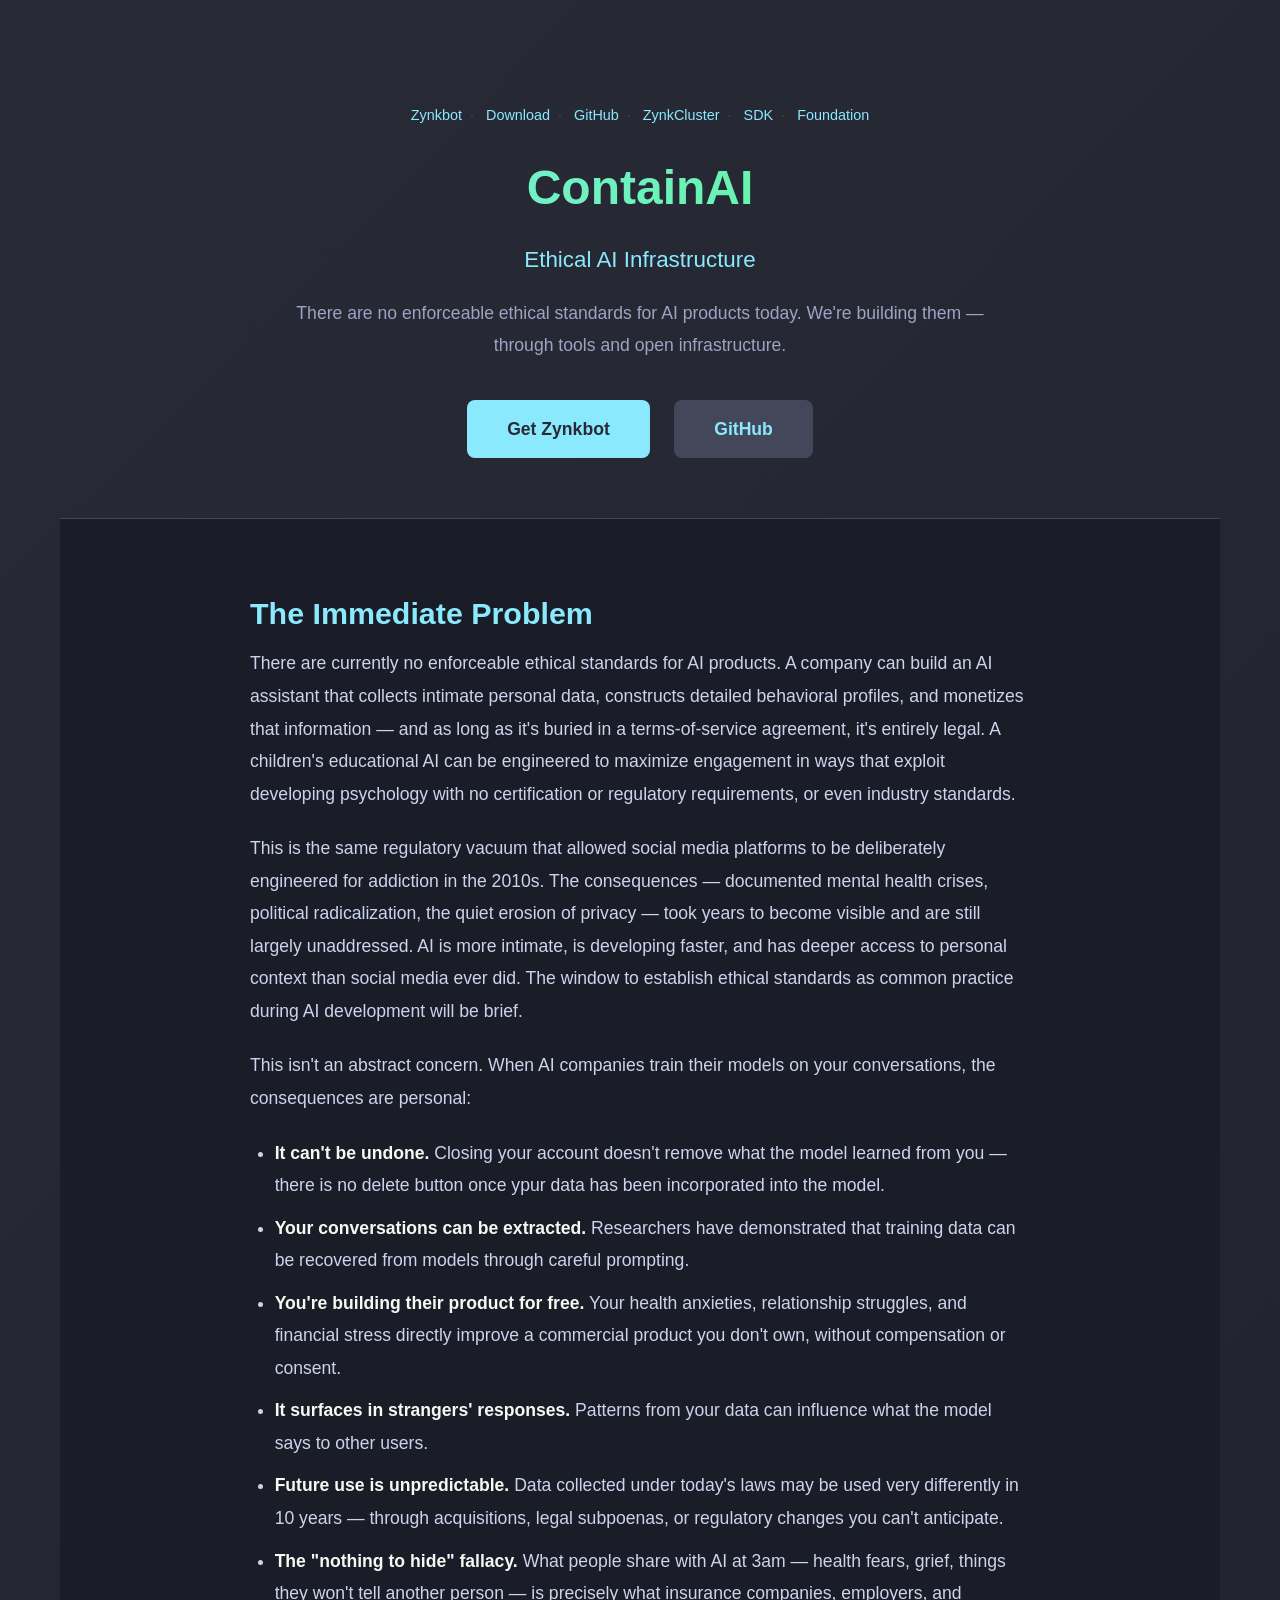
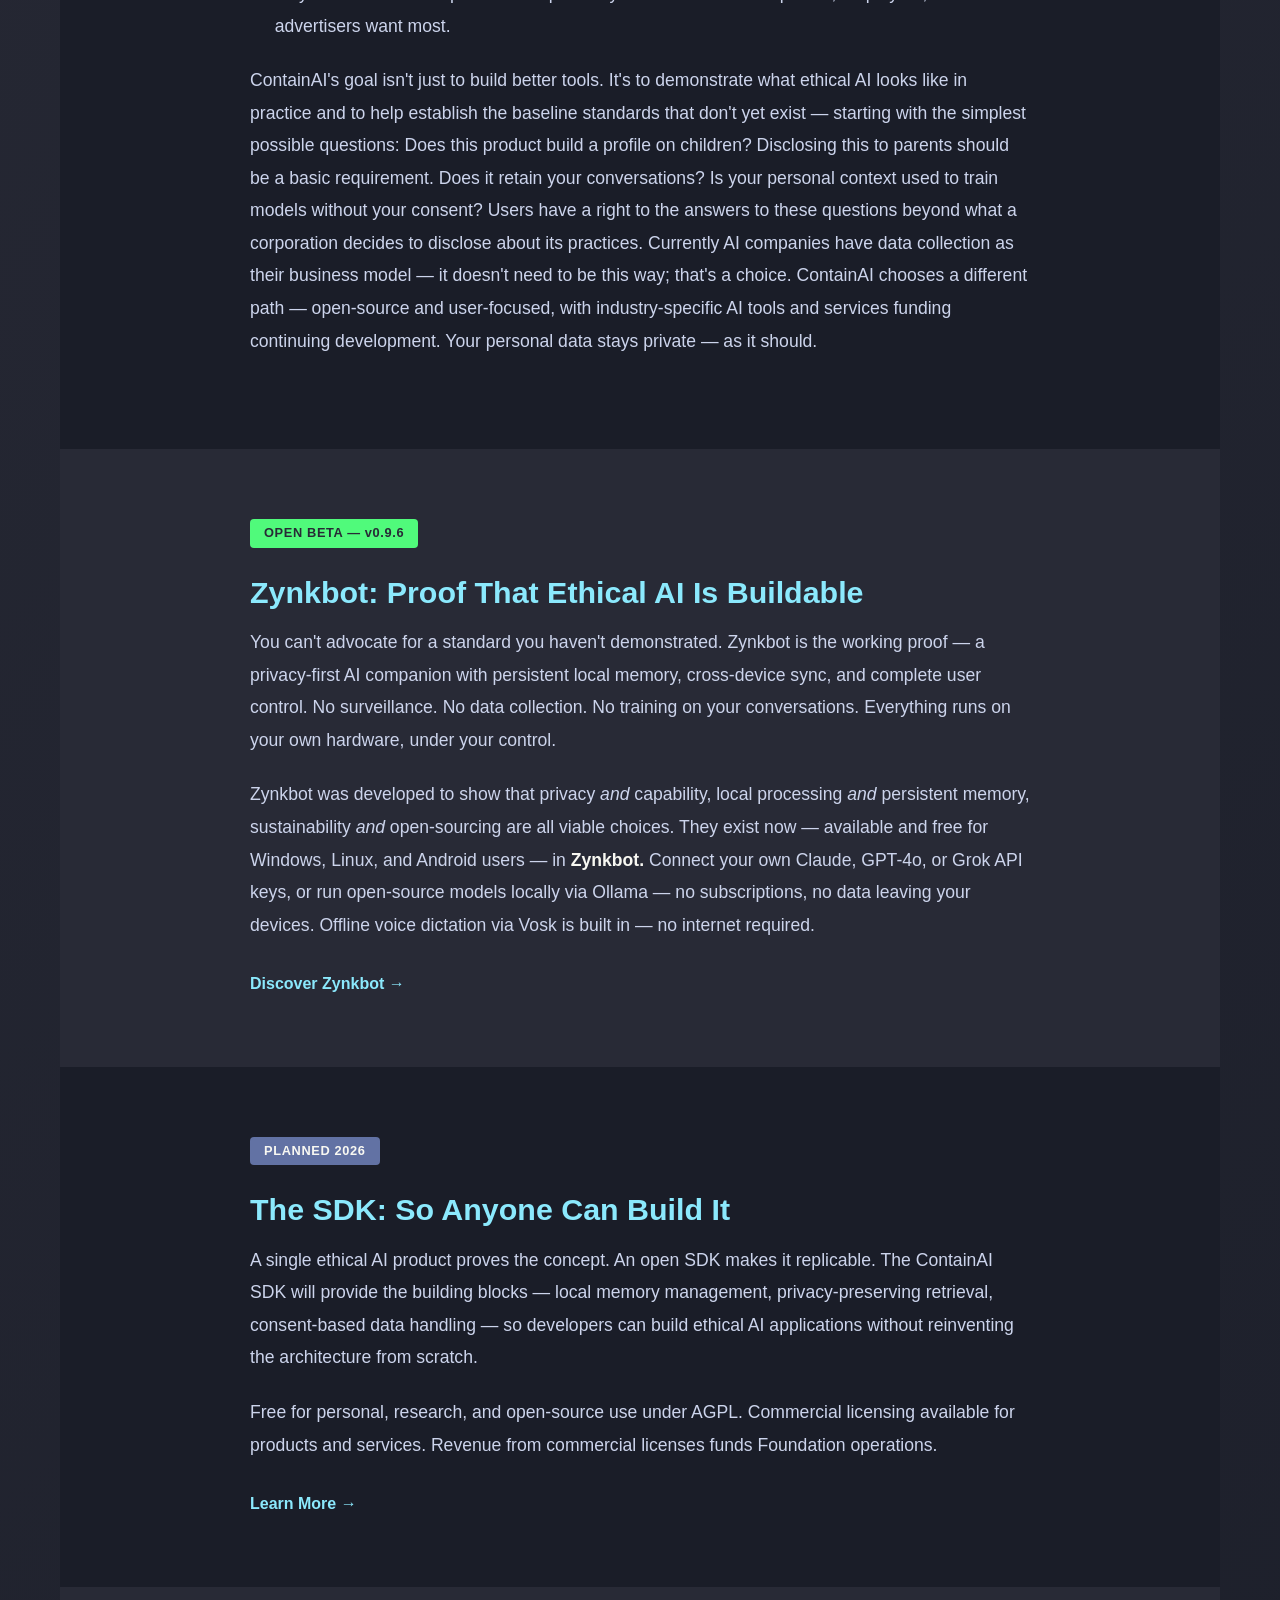
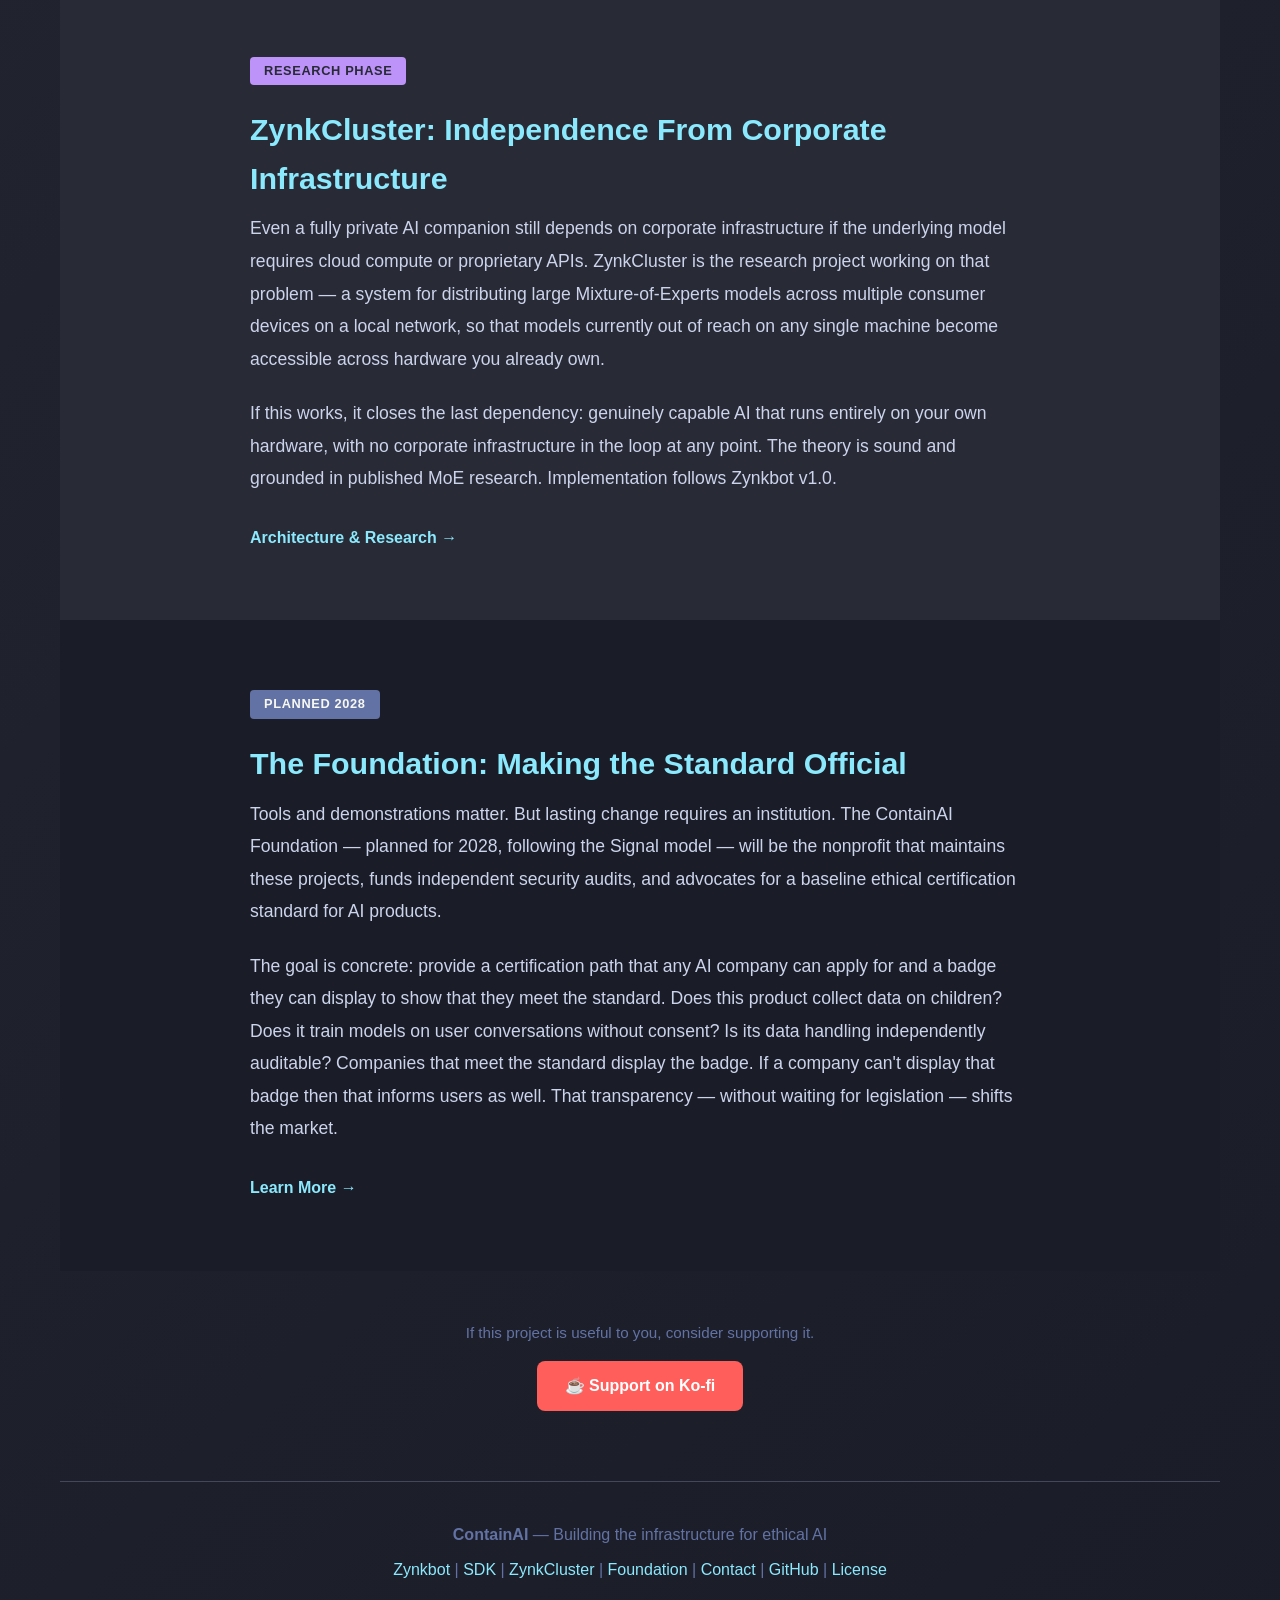
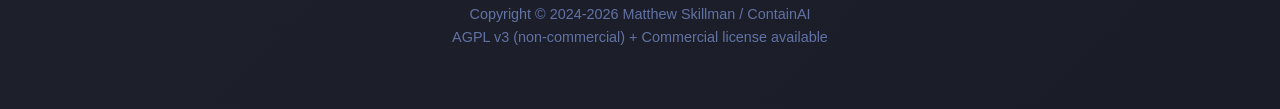
<file: index.html>
<!DOCTYPE html>
<html lang="en">
<head>
    <meta charset="UTF-8">
    <meta name="viewport" content="width=device-width, initial-scale=1.0">
    <meta name="description" content="ContainAI - Building ethical AI infrastructure. Tools and frameworks for AI that serves users, not exploits them.">
    <meta name="keywords" content="ContainAI, Zynkbot, privacy AI, ethical AI, local AI, AI assistant">
    <meta name="author" content="Matthew Skillman">
    <title>ContainAI - Ethical AI Infrastructure</title>
    <style>
        * { margin: 0; padding: 0; box-sizing: border-box; }

        body {
            font-family: -apple-system, BlinkMacSystemFont, 'Segoe UI', Roboto, Oxygen, Ubuntu, Cantarell, sans-serif;
            background: linear-gradient(135deg, #282a36 0%, #1a1d28 100%);
            color: #f8f8f2;
            line-height: 1.6;
            min-height: 100vh;
        }

        .container { max-width: 1200px; margin: 0 auto; padding: 20px; }

        header {
            text-align: center;
            padding: 80px 20px 50px;
            border-bottom: 1px solid #44475a;
        }

        .logo {
            font-size: 3rem;
            font-weight: 700;
            background: linear-gradient(135deg, #8be9fd 0%, #50fa7b 100%);
            -webkit-background-clip: text;
            -webkit-text-fill-color: transparent;
            background-clip: text;
            margin-bottom: 16px;
        }

        .tagline {
            font-size: 1.4rem;
            color: #8be9fd;
            margin-bottom: 20px;
            font-weight: 300;
        }

        .header-mission {
            font-size: 1.1rem;
            color: #9aa5c4;
            max-width: 700px;
            margin: 0 auto;
            line-height: 1.8;
        }

        /* Shared section styles */
        .content-section {
            max-width: 860px;
            margin: 0 auto;
            padding: 70px 40px;
        }

        .section-dark {
            background: #1a1d28;
        }

        .section-mid {
            background: #282a36;
        }

        .content-section h2 {
            font-size: 1.9rem;
            color: #8be9fd;
            margin-bottom: 10px;
        }

        .content-section p {
            font-size: 1.1rem;
            color: #ccd4ec;
            line-height: 1.85;
            margin-bottom: 22px;
        }

        .content-section strong { color: #f8f8f2; }

        .status-badge {
            display: inline-block;
            padding: 4px 14px;
            border-radius: 4px;
            font-size: 0.8rem;
            font-weight: 700;
            letter-spacing: 0.05em;
            margin-bottom: 20px;
        }

        .badge-live { background: #50fa7b; color: #282a36; }
        .badge-planned { background: #6272a4; color: #f8f8f2; }
        .badge-research { background: #bd93f9; color: #282a36; }

        .section-link {
            display: inline-block;
            margin-top: 8px;
            color: #8be9fd;
            text-decoration: none;
            font-weight: 600;
            font-size: 1rem;
            transition: color 0.2s;
        }

        .section-link:hover { color: #50fa7b; }

        .cta-button {
            display: inline-block;
            padding: 15px 40px;
            background: #8be9fd;
            color: #282a36;
            text-decoration: none;
            border-radius: 8px;
            font-weight: 600;
            font-size: 1.1rem;
            transition: all 0.3s ease;
            margin: 10px;
        }

        .cta-button:hover {
            background: #50fa7b;
            transform: translateY(-2px);
            box-shadow: 0 8px 20px rgba(139, 233, 253, 0.3);
        }

        .cta-button.secondary { background: #44475a; color: #8be9fd; }
        .cta-button.secondary:hover { background: #6272a4; }

        footer {
            text-align: center;
            padding: 40px 20px;
            border-top: 1px solid #44475a;
            color: #6272a4;
            margin-top: 20px;
        }

        footer a { color: #8be9fd; text-decoration: none; }
        footer a:hover { text-decoration: underline; }

        @media (max-width: 768px) {
            .logo { font-size: 2rem; }
            .tagline { font-size: 1.1rem; }
            .content-section { padding: 50px 20px; }
            .content-section h2 { font-size: 1.5rem; }
        }

        /* Site navigation row — the same links on every page of the site */
        .site-nav { font-size: 0.9rem; line-height: 2.2; margin-bottom: 18px; }
        .site-nav a { color: #8be9fd; text-decoration: none; white-space: nowrap; }
        .site-nav a:hover { color: #50fa7b; }
        .site-nav .home { color: #f8f8f2; font-weight: 600; }
        .site-nav .sep { color: #44475a; margin: 0 8px; }

        .header-buttons { margin-top: 28px; }

    </style>
    <!-- Privacy-friendly analytics by Plausible -->
    <script async src="https://plausible.io/js/pa-YPcZLzhPUW1c9LTmUFGL_.js"></script>
    <script>
      window.plausible=window.plausible||function(){(plausible.q=plausible.q||[]).push(arguments)},plausible.init=plausible.init||function(i){plausible.o=i||{}};
      plausible.init()
    </script>
</head>
<body>
    <div class="container">

        <header>
            <nav class="site-nav">
                <a href="zynkbot/">Zynkbot</a><span class="sep">·</span>
                <a href="zynkbot/#download">Download</a><span class="sep">·</span>
                <a href="https://github.com/MSkill1/zynkbot">GitHub</a><span class="sep">·</span>
                <a href="zynkcluster/">ZynkCluster</a><span class="sep">·</span>
                <a href="sdk/">SDK</a><span class="sep">·</span>
                <a href="foundation/">Foundation</a>
            </nav>
            <div class="logo">ContainAI</div>
            <div class="tagline">Ethical AI Infrastructure</div>
            <p class="header-mission">
                There are no enforceable ethical standards for AI products today.
                We're building them — through tools and open infrastructure.
            </p>
            <div class="header-buttons">
                <a href="zynkbot/" class="cta-button">Get Zynkbot</a>
                <a href="https://github.com/MSkill1/zynkbot" class="cta-button secondary">GitHub</a>
            </div>
        </header>

        <!-- 1. THE PROBLEM -->
        <div class="section-dark">
            <div class="content-section">
                <h2>The Immediate Problem</h2>
                <p>
                    There are currently no enforceable ethical standards for AI products. A company can build
                    an AI assistant that collects intimate personal data, constructs detailed behavioral
                    profiles, and monetizes that information — and as long as it's buried in a
                    terms-of-service agreement, it's entirely legal. A children's educational AI can be
                    engineered to maximize engagement in ways that exploit developing psychology with no certification or regulatory requirements, or even industry standards.
                </p>
                <p>
                    This is the same regulatory vacuum that allowed social media platforms to be deliberately
                    engineered for addiction in the 2010s. The consequences — documented mental health crises,
                    political radicalization, the quiet erosion of privacy — took years to become visible and
                    are still largely unaddressed. AI is more intimate, is developing faster, and has deeper access
                    to personal context than social media ever did. The window to establish ethical standards as common practice during AI development will be brief.
                </p>
                <p>This isn't an abstract concern. When AI companies train their models on your conversations, the consequences are personal:</p>
                <ul style="color: #ccd4ec; font-size: 1.1rem; line-height: 1.85; margin: 0 0 22px 1.4em;">
                    <li style="margin-bottom: 10px;"><strong>It can't be undone.</strong> Closing your account doesn't remove what the model learned from you — there is no delete button once ypur data has been incorporated into the model.</li>
                    <li style="margin-bottom: 10px;"><strong>Your conversations can be extracted.</strong> Researchers have demonstrated that training data can be recovered from models through careful prompting.</li>
                    <li style="margin-bottom: 10px;"><strong>You're building their product for free.</strong> Your health anxieties, relationship struggles, and financial stress directly improve a commercial product you don't own, without compensation or consent.</li>
                    <li style="margin-bottom: 10px;"><strong>It surfaces in strangers' responses.</strong> Patterns from your data can influence what the model says to other users.</li>
                    <li style="margin-bottom: 10px;"><strong>Future use is unpredictable.</strong> Data collected under today's laws may be used very differently in 10 years — through acquisitions, legal subpoenas, or regulatory changes you can't anticipate.</li>
                    <li style="margin-bottom: 10px;"><strong>The "nothing to hide" fallacy.</strong> What people share with AI at 3am — health fears, grief, things they won't tell another person — is precisely what insurance companies, employers, and advertisers want most.</li>
                </ul>
                <p>
                    ContainAI's goal isn't just to build better tools. It's to demonstrate what ethical AI
                    looks like in practice and to help establish the baseline standards that don't yet
                    exist — starting with the simplest possible questions: Does this product build a profile on children? Disclosing this to parents should be a basic requirement. Does it retain your conversations? Is your personal context used to train models without your consent? Users have a right to the answers to these questions beyond what a corporation decides to disclose about its practices. Currently AI companies have data collection as their business model — it doesn't need to be this way; that's a choice. ContainAI chooses a different path — open-source and user-focused, with industry-specific AI tools and services funding continuing development. Your personal data stays private — as it should.
                </p>
            </div>
        </div>

        <!-- 2. ZYNKBOT -->
        <div class="section-mid">
            <div class="content-section">
                <div class="status-badge badge-live">OPEN BETA — v0.9.6</div>
                <h2>Zynkbot: Proof That Ethical AI Is Buildable</h2>
                <p>
                    You can't advocate for a standard you haven't demonstrated. Zynkbot is the working
                    proof — a privacy-first AI companion with persistent local memory, cross-device sync,
                    and complete user control. No surveillance. No data collection. No training on your
                    conversations. Everything runs on your own hardware, under your control.
                </p>
                <p>Zynkbot was developed to show that privacy <em>and</em> capability, local processing <em>and</em> persistent memory, sustainability <em>and</em> open-sourcing are all viable choices. They exist now — available and free for Windows, Linux, and Android users — in <strong>Zynkbot.</strong> Connect your own Claude, GPT-4o, or Grok API keys, or run open-source models locally via Ollama — no subscriptions, no data leaving your devices. Offline voice dictation via Vosk is built in — no internet required.
                </p>
                <a href="zynkbot/" class="section-link">Discover Zynkbot →</a>
            </div>
        </div>

        <!-- 3. SDK -->
        <div class="section-dark">
            <div class="content-section">
                <div class="status-badge badge-planned">PLANNED 2026</div>
                <h2>The SDK: So Anyone Can Build It</h2>
                <p>
                    A single ethical AI product proves the concept. An open SDK makes it replicable.
                    The ContainAI SDK will provide the building blocks — local memory management,
                    privacy-preserving retrieval, consent-based data handling — so developers can build
                    ethical AI applications without reinventing the architecture from scratch.
                </p>
                <p>
                    Free for personal, research, and open-source use under AGPL. Commercial licensing
                    available for products and services. Revenue from commercial licenses funds Foundation
                    operations.
                </p>
                <a href="sdk/" class="section-link">Learn More →</a>
            </div>
        </div>

        <!-- 4. ZYNKCLUSTER -->
        <div class="section-mid">
            <div class="content-section">
                <div class="status-badge badge-research">RESEARCH PHASE</div>
                <h2>ZynkCluster: Independence From Corporate Infrastructure</h2>
                <p>
                    Even a fully private AI companion still depends on corporate infrastructure if the
                    underlying model requires cloud compute or proprietary APIs. ZynkCluster is the
                    research project working on that problem — a system for distributing large
                    Mixture-of-Experts models across multiple consumer devices on a local network, so
                    that models currently out of reach on any single machine become accessible across
                    hardware you already own.
                </p>
                <p>
                    If this works, it closes the last dependency: genuinely capable AI that runs entirely
                    on your own hardware, with no corporate infrastructure in the loop at any point.
                    The theory is sound and grounded in published MoE research. Implementation follows
                    Zynkbot v1.0.
                </p>
                <a href="zynkcluster/" class="section-link">Architecture &amp; Research →</a>
            </div>
        </div>

        <!-- 5. FOUNDATION -->
        <div class="section-dark">
            <div class="content-section">
                <div class="status-badge badge-planned">PLANNED 2028</div>
                <h2>The Foundation: Making the Standard Official</h2>
                <p>
                    Tools and demonstrations matter. But lasting change requires an institution. The
                    ContainAI Foundation — planned for 2028, following the Signal model — will be the
                    nonprofit that maintains these projects, funds independent security audits, and
                    advocates for a baseline ethical certification standard for AI products.
                </p>
                <p>
                    The goal is concrete: provide a certification path that any AI company can apply for and a badge
                    they can display to show that they meet the standard. Does this product collect data on children?
                    Does it train models on user conversations without consent? Is its data handling
                    independently auditable? Companies that meet the standard display the badge. If a company can't display that badge then that informs users as well.  That transparency —
                    without waiting for legislation — shifts the market.
                </p>
                <a href="foundation/" class="section-link">Learn More →</a>
            </div>
        </div>

        <!-- KO-FI -->
        <section style="text-align: center; padding: 50px 20px;">
            <p style="color: #6272a4; font-size: 0.95rem; margin-bottom: 16px;">If this project is useful to you, consider supporting it.</p>
            <a href="https://ko-fi.com/mskill1" target="_blank" rel="noopener"
               style="display: inline-block; background: #FF5E5B; color: #fff; font-weight: 600; font-size: 1rem;
                      padding: 12px 28px; border-radius: 8px; text-decoration: none; transition: opacity 0.2s;"
               onmouseover="this.style.opacity='0.85'" onmouseout="this.style.opacity='1'">
                ☕ Support on Ko-fi
            </a>
        </section>

        <footer>
            <p><strong>ContainAI</strong> — Building the infrastructure for ethical AI</p>
            <p style="margin-top: 10px;">
                <a href="zynkbot/">Zynkbot</a> |
                <a href="sdk/">SDK</a> |
                <a href="zynkcluster/">ZynkCluster</a> |
                <a href="foundation/">Foundation</a> |
                <a href="mailto:matt@containai.ai">Contact</a> |
                <a href="https://github.com/MSkill1/zynkbot">GitHub</a> |
                <a href="https://github.com/MSkill1/zynkbot/blob/main/LICENSE">License</a>
            </p>
            <p style="margin-top: 20px; font-size: 0.9rem;">
                Copyright &copy; 2024-2026 Matthew Skillman / ContainAI<br>
                AGPL v3 (non-commercial) + Commercial license available
            </p>
        </footer>

    </div>
</body>
</html>
</file>
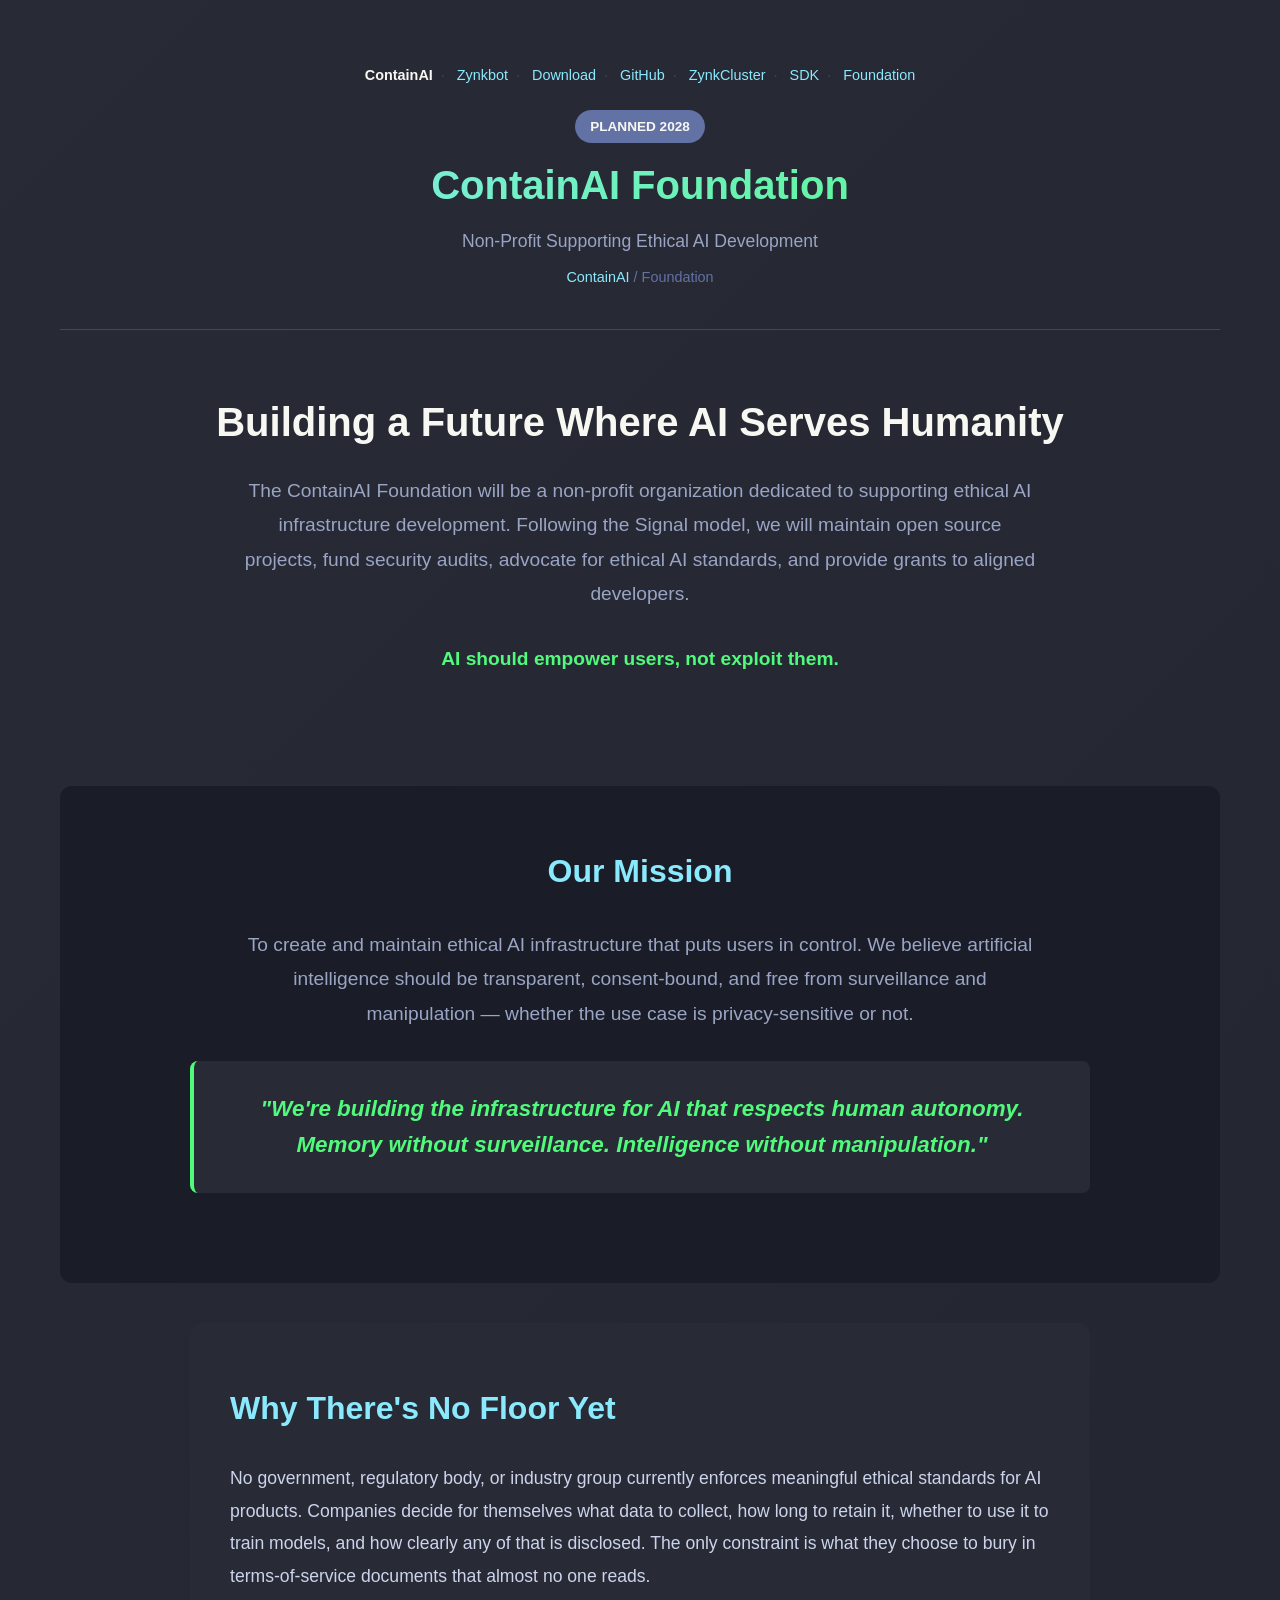
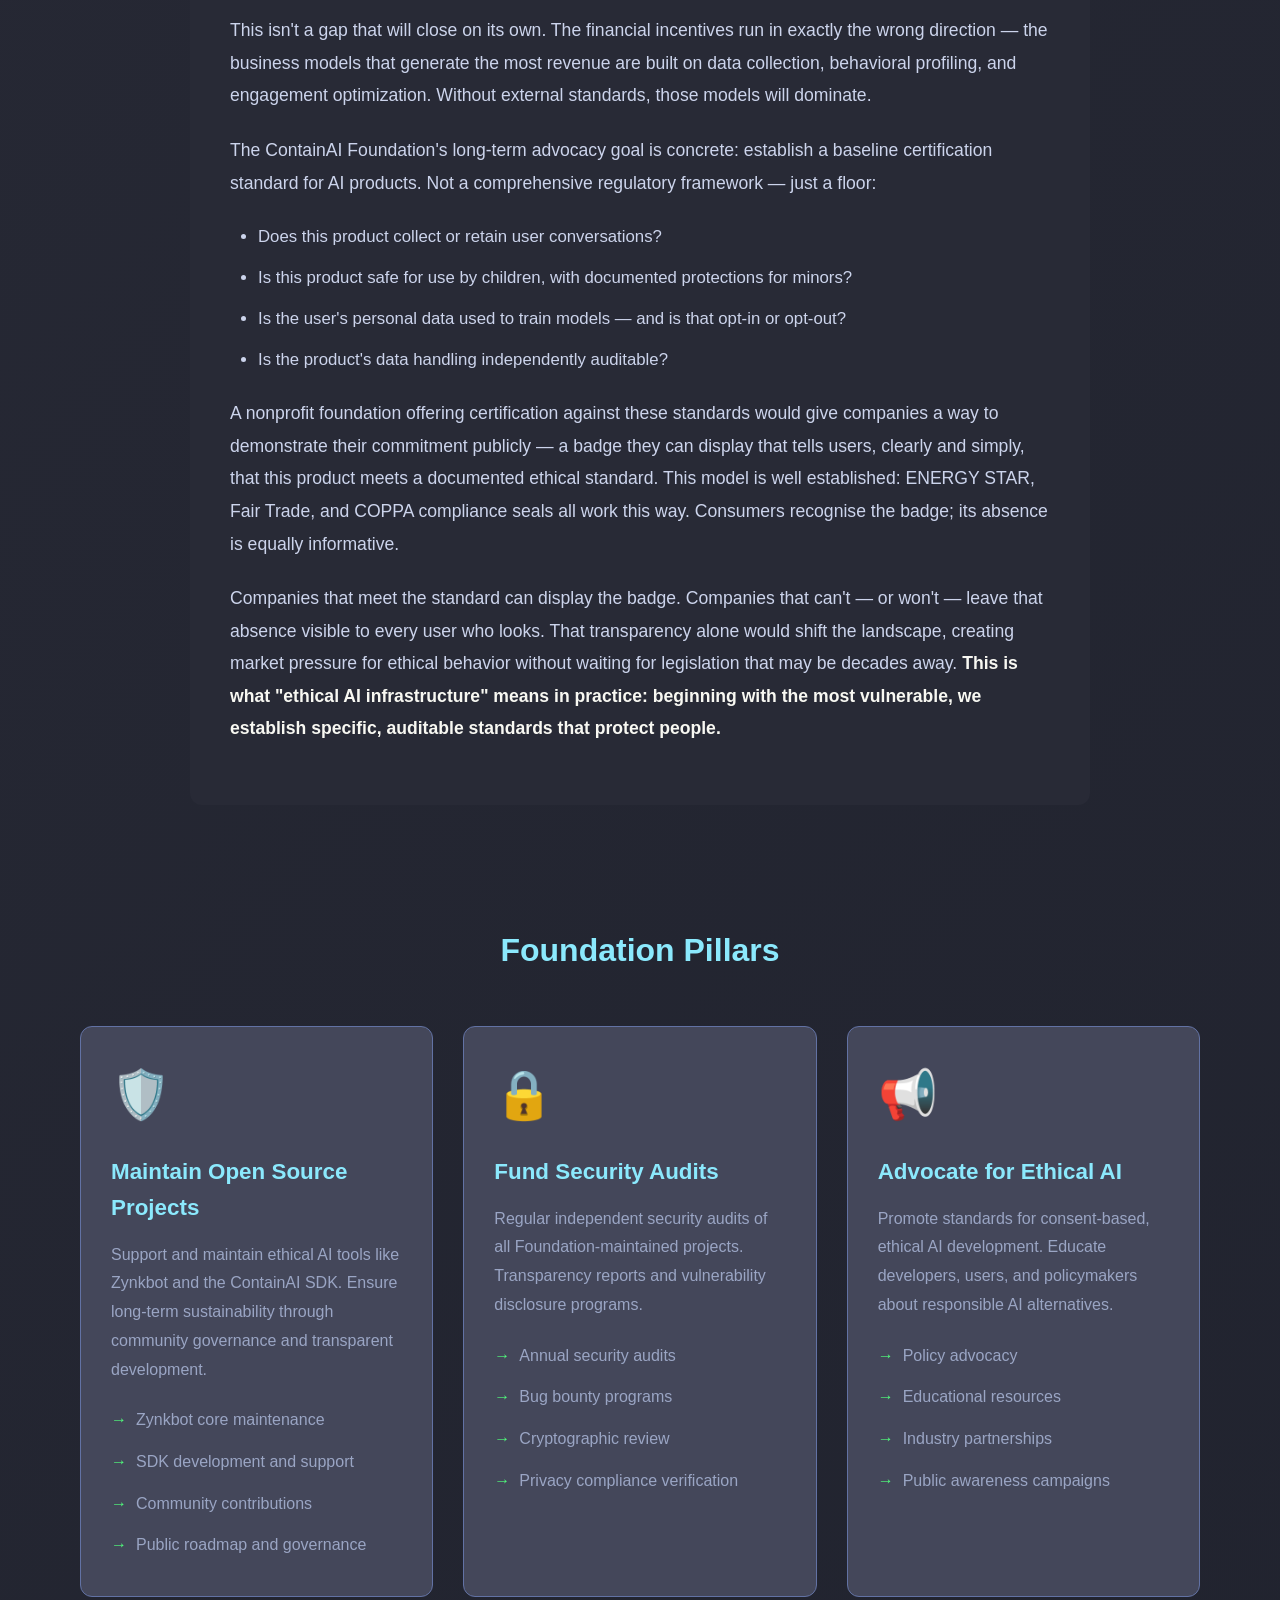
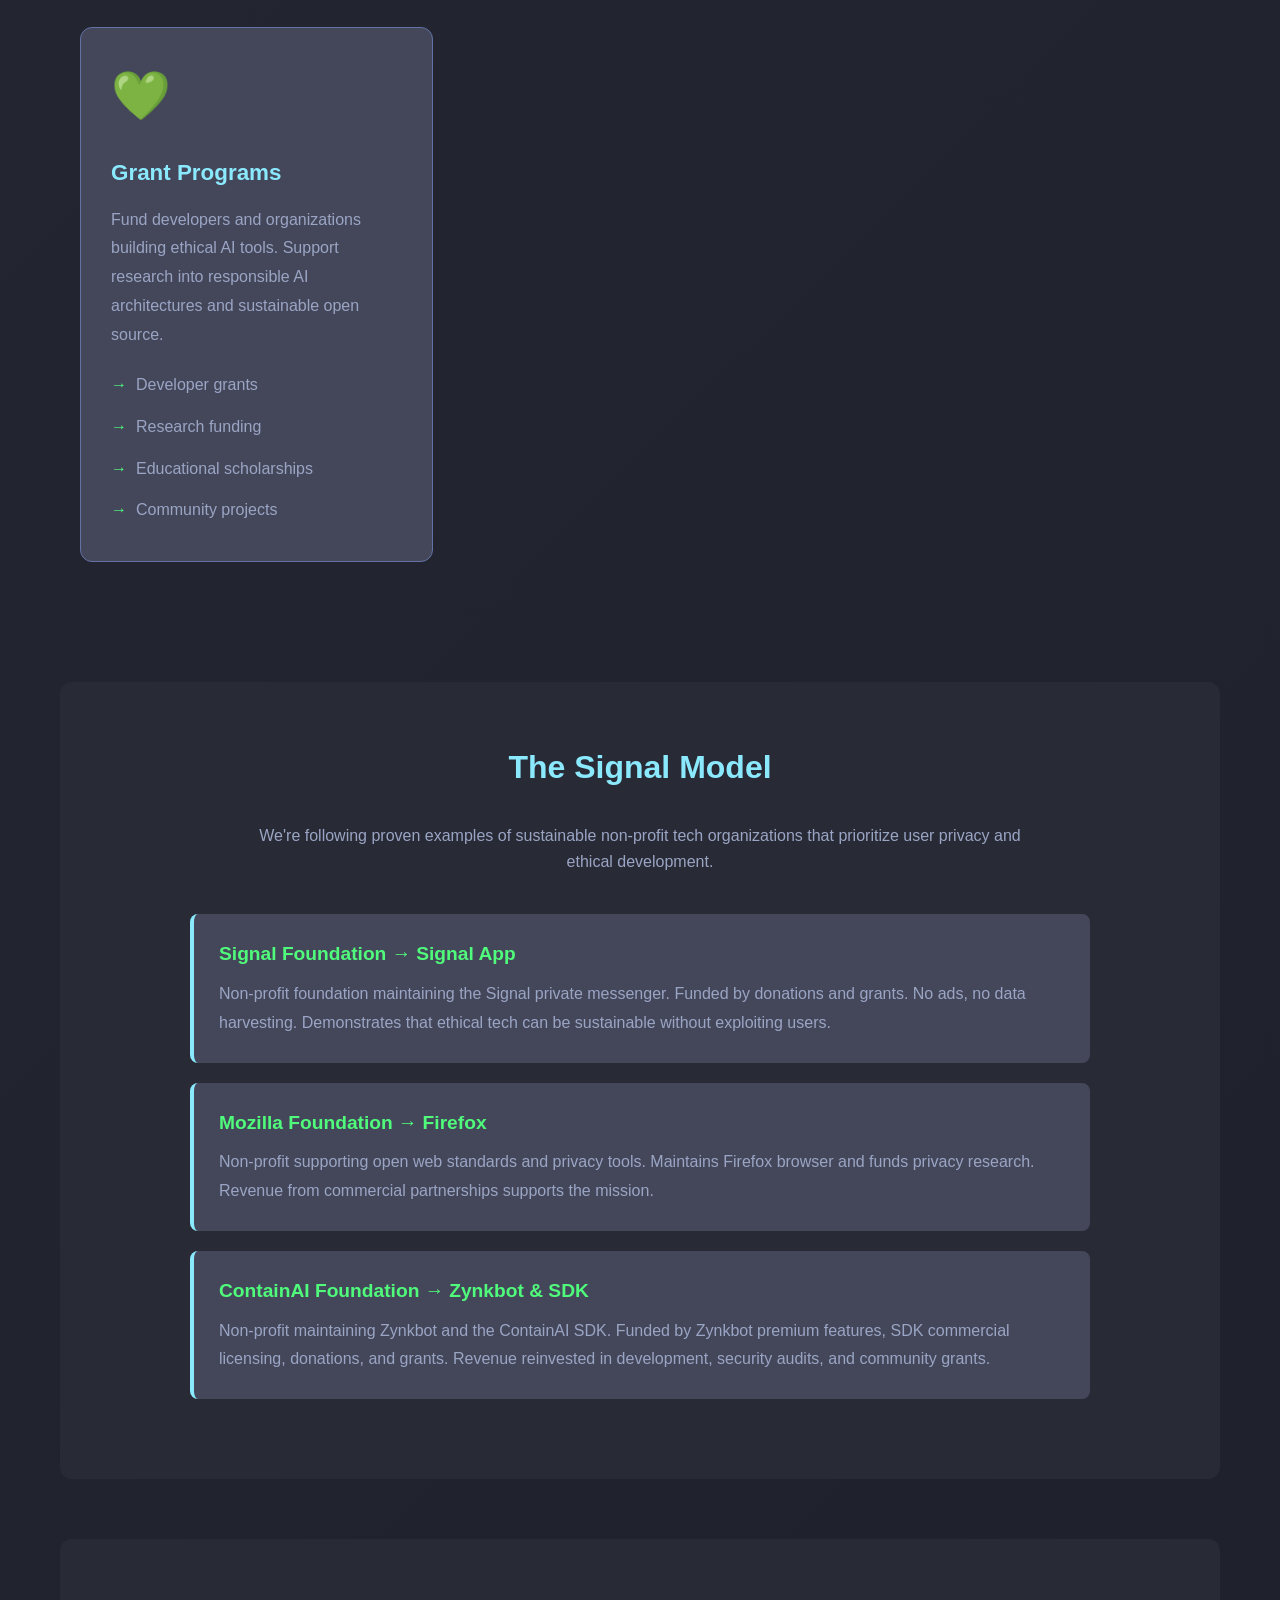
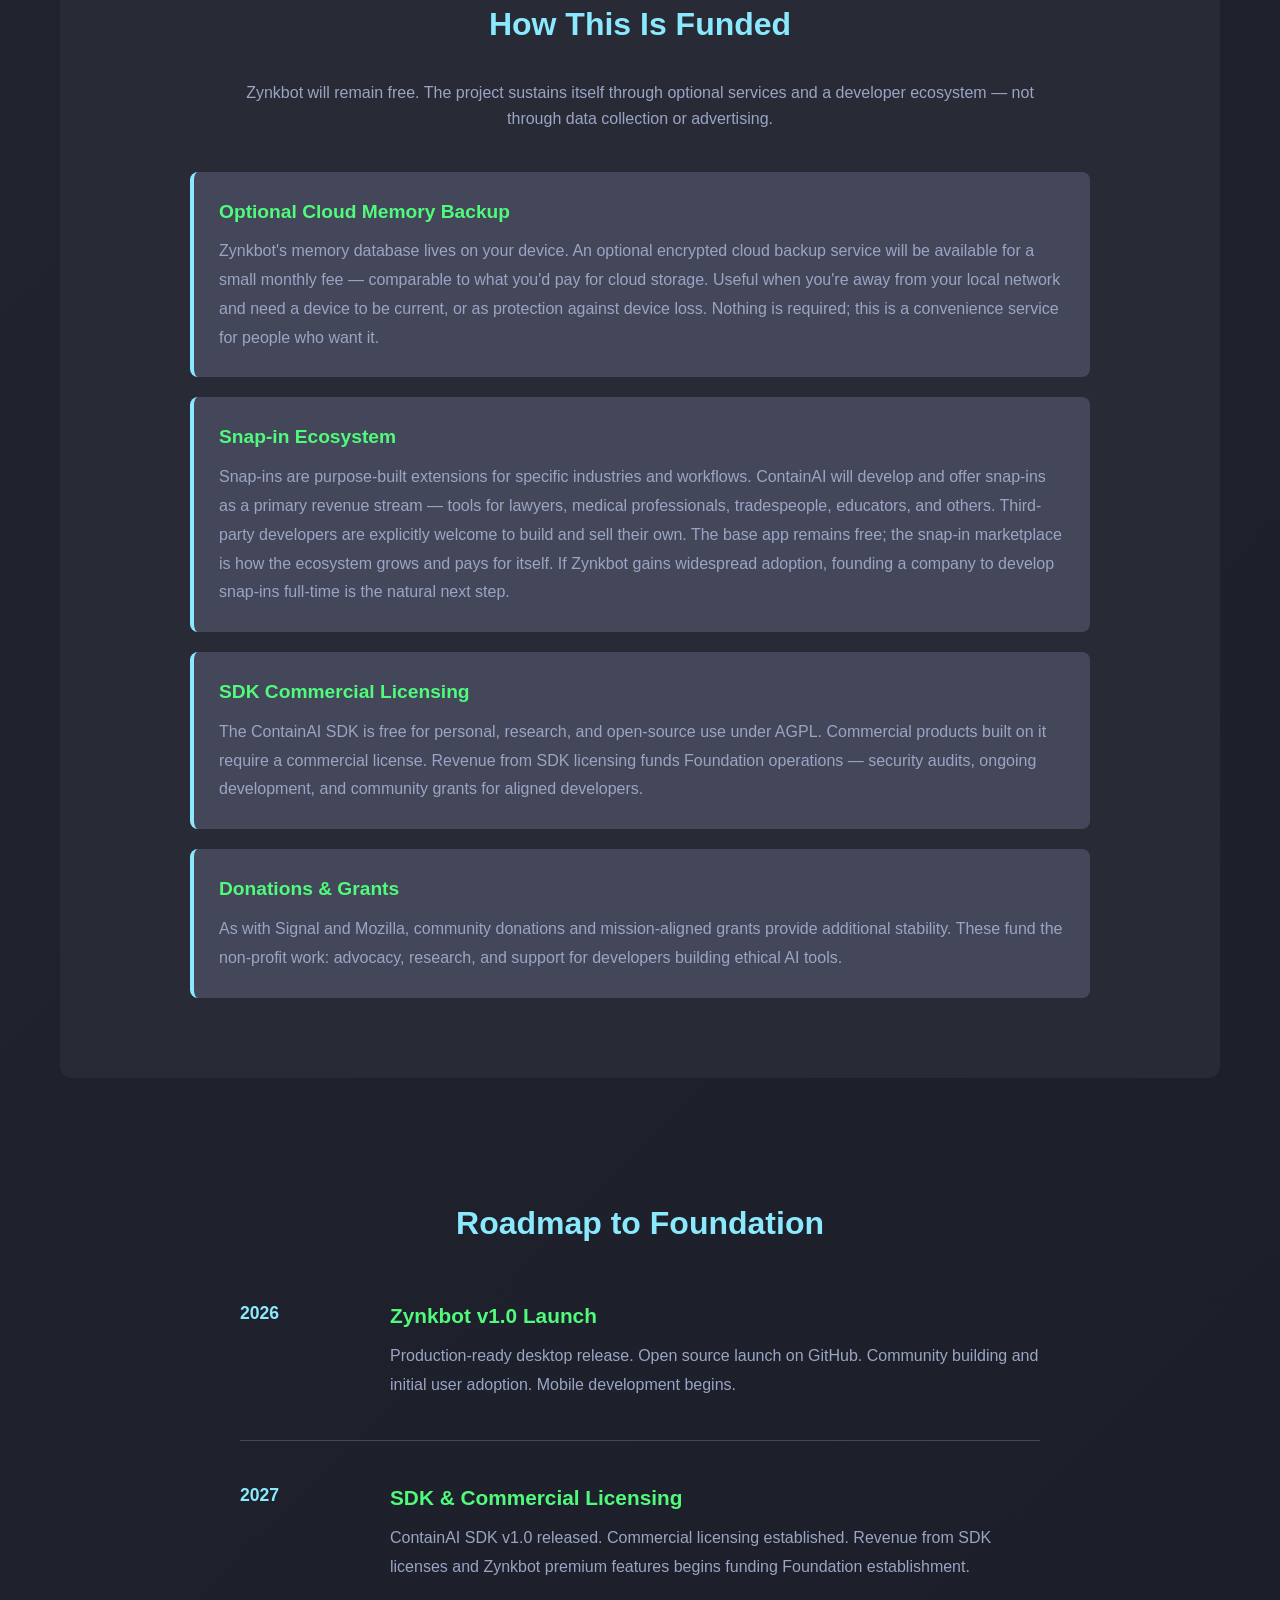
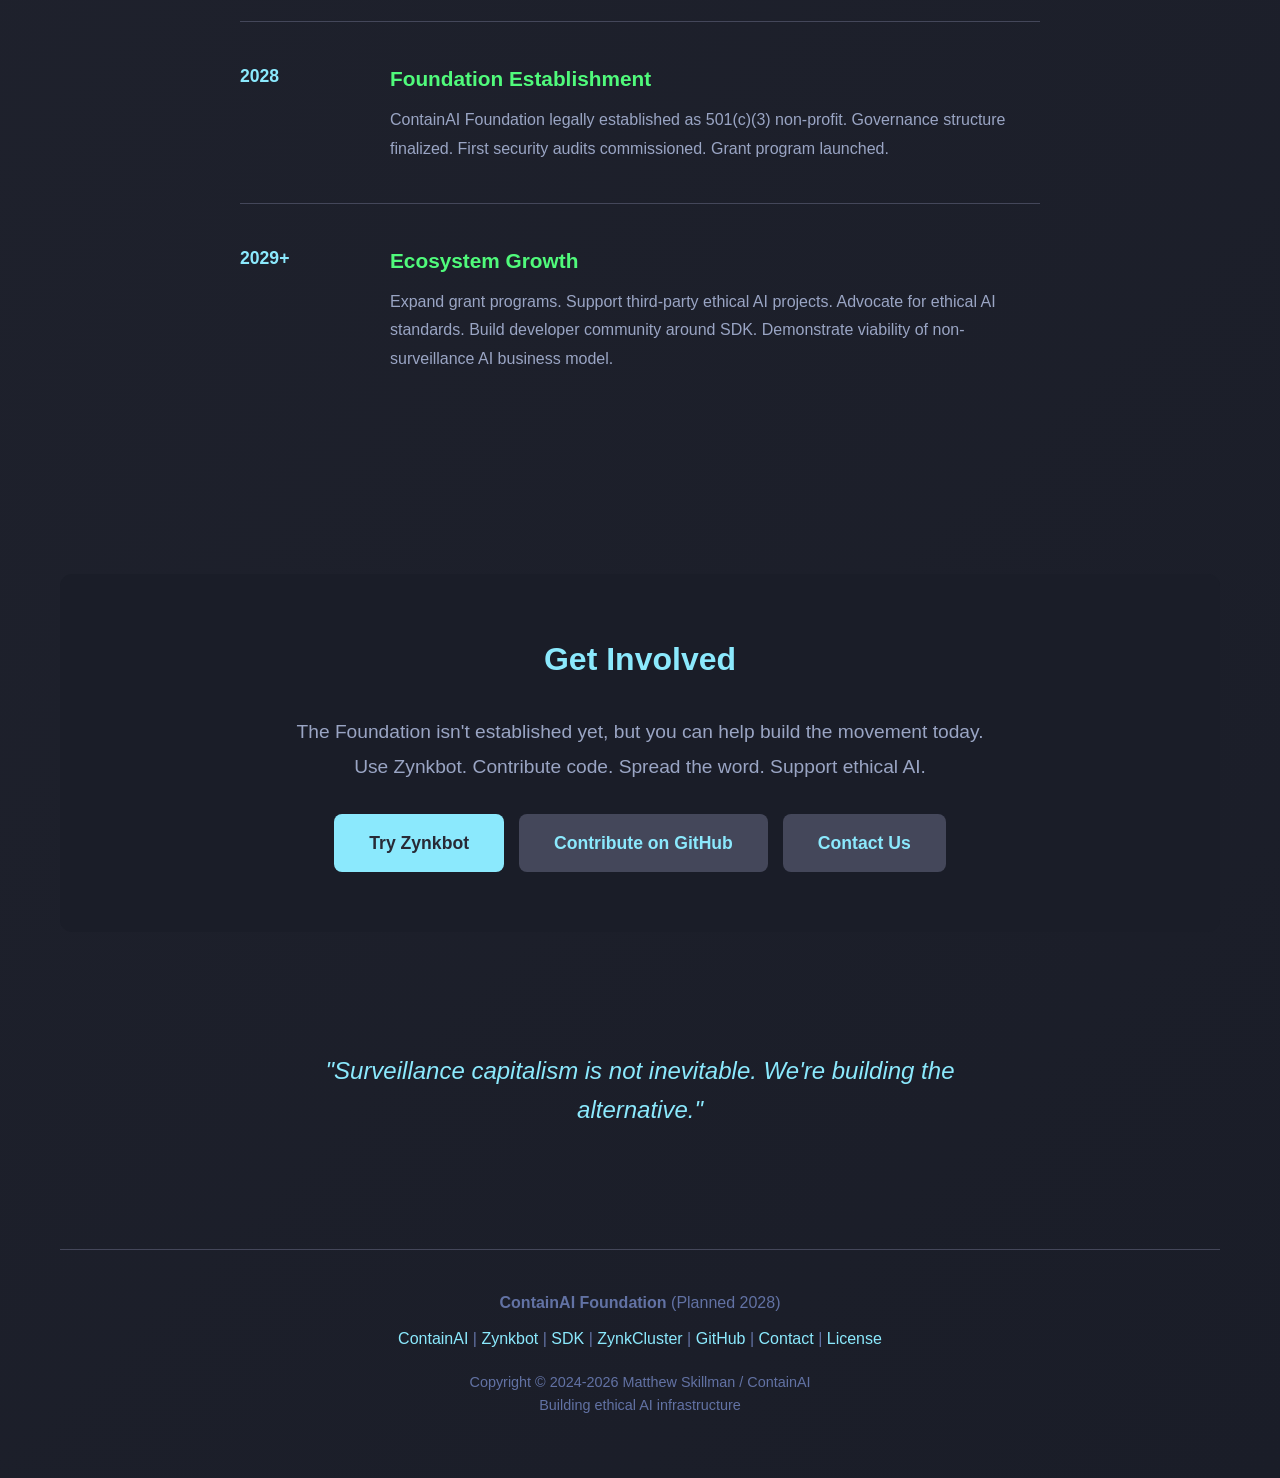
<file: foundation/index.html>
<!DOCTYPE html>
<html lang="en">
<head>
    <meta charset="UTF-8">
    <meta name="viewport" content="width=device-width, initial-scale=1.0">
    <meta name="description" content="ContainAI Foundation - Non-profit organization supporting ethical AI development, following the Signal model">
    <meta name="keywords" content="ContainAI Foundation, ethical AI, privacy-first AI, non-profit, open source AI">
    <meta name="author" content="Matthew Skillman">
    <title>ContainAI Foundation - Ethical AI for Everyone</title>
    <style>
        * {
            margin: 0;
            padding: 0;
            box-sizing: border-box;
        }

        body {
            font-family: -apple-system, BlinkMacSystemFont, 'Segoe UI', Roboto, Oxygen, Ubuntu, Cantarell, sans-serif;
            background: linear-gradient(135deg, #282a36 0%, #1a1d28 100%);
            color: #f8f8f2;
            line-height: 1.6;
            min-height: 100vh;
        }

        .container {
            max-width: 1200px;
            margin: 0 auto;
            padding: 20px;
        }

        header {
            padding: 40px 20px;
            text-align: center;
            border-bottom: 1px solid #44475a;
        }

        .logo {
            font-size: 2.5rem;
            font-weight: 700;
            background: linear-gradient(135deg, #8be9fd 0%, #50fa7b 100%);
            -webkit-background-clip: text;
            -webkit-text-fill-color: transparent;
            background-clip: text;
            margin-bottom: 10px;
        }

        .status-badge {
            display: inline-block;
            padding: 6px 15px;
            background: #6272a4;
            color: #f8f8f2;
            border-radius: 20px;
            font-size: 0.85rem;
            font-weight: 600;
            margin-bottom: 10px;
        }

        .tagline {
            font-size: 1.1rem;
            color: #9aa5c4;
            margin-bottom: 10px;
        }

        .breadcrumb {
            font-size: 0.9rem;
            color: #6272a4;
            margin-top: 10px;
        }

        .breadcrumb a {
            color: #8be9fd;
            text-decoration: none;
        }

        .breadcrumb a:hover {
            text-decoration: underline;
        }

        .hero {
            text-align: center;
            padding: 60px 20px 40px;
        }

        .hero h1 {
            font-size: 2.5rem;
            color: #f8f8f2;
            margin-bottom: 20px;
        }

        .hero p {
            font-size: 1.2rem;
            color: #9aa5c4;
            max-width: 800px;
            margin: 0 auto 30px;
            line-height: 1.8;
        }

        .mission {
            background: #1a1d28;
            padding: 60px 20px;
            border-radius: 12px;
            margin: 40px 0;
            text-align: center;
        }

        .mission h2 {
            font-size: 2rem;
            color: #8be9fd;
            margin-bottom: 30px;
        }

        .mission p {
            font-size: 1.2rem;
            color: #9aa5c4;
            max-width: 800px;
            margin: 0 auto 20px;
            line-height: 1.8;
        }

        .mission-statement {
            font-size: 1.4rem;
            font-weight: 600;
            color: #50fa7b;
            margin: 30px auto;
            padding: 30px;
            border-left: 4px solid #50fa7b;
            background: #282a36;
            border-radius: 8px;
            max-width: 900px;
            font-style: italic;
        }

        .pillars {
            padding: 60px 20px;
        }

        .pillars h2 {
            text-align: center;
            font-size: 2rem;
            margin-bottom: 50px;
            color: #8be9fd;
        }

        .pillars-grid {
            display: grid;
            grid-template-columns: repeat(auto-fit, minmax(300px, 1fr));
            gap: 30px;
        }

        .pillar {
            background: #44475a;
            padding: 30px;
            border-radius: 12px;
            border: 1px solid #6272a4;
            transition: all 0.3s ease;
        }

        .pillar:hover {
            transform: translateY(-5px);
            border-color: #8be9fd;
            box-shadow: 0 10px 30px rgba(0, 0, 0, 0.3);
        }

        .pillar-icon {
            font-size: 3rem;
            margin-bottom: 20px;
        }

        .pillar h3 {
            color: #8be9fd;
            font-size: 1.4rem;
            margin-bottom: 15px;
        }

        .pillar p {
            color: #9aa5c4;
            line-height: 1.8;
            margin-bottom: 15px;
        }

        .pillar ul {
            list-style: none;
            margin-top: 15px;
        }

        .pillar li {
            color: #9aa5c4;
            padding: 8px 0;
            padding-left: 25px;
            position: relative;
        }

        .pillar li:before {
            content: "→";
            position: absolute;
            left: 0;
            color: #50fa7b;
            font-weight: bold;
        }

        .model {
            background: #282a36;
            padding: 60px 20px;
            border-radius: 12px;
            margin: 60px 0;
        }

        .model h2 {
            text-align: center;
            font-size: 2rem;
            margin-bottom: 30px;
            color: #8be9fd;
        }

        .model-comparison {
            max-width: 900px;
            margin: 0 auto;
        }

        .model-item {
            background: #44475a;
            padding: 25px;
            border-radius: 8px;
            margin-bottom: 20px;
            border-left: 4px solid #8be9fd;
        }

        .model-item h3 {
            color: #50fa7b;
            font-size: 1.2rem;
            margin-bottom: 10px;
        }

        .model-item p {
            color: #9aa5c4;
            line-height: 1.8;
        }

        .timeline {
            padding: 60px 20px;
        }

        .timeline h2 {
            text-align: center;
            font-size: 2rem;
            margin-bottom: 50px;
            color: #8be9fd;
        }

        .timeline-items {
            max-width: 800px;
            margin: 0 auto;
        }

        .timeline-item {
            display: flex;
            gap: 30px;
            margin-bottom: 40px;
            padding-bottom: 40px;
            border-bottom: 1px solid #44475a;
        }

        .timeline-item:last-child {
            border-bottom: none;
        }

        .timeline-date {
            flex-shrink: 0;
            width: 120px;
            font-size: 1.1rem;
            font-weight: 600;
            color: #8be9fd;
        }

        .timeline-content h3 {
            color: #50fa7b;
            font-size: 1.3rem;
            margin-bottom: 10px;
        }

        .timeline-content p {
            color: #9aa5c4;
            line-height: 1.8;
        }

        .get-involved {
            background: #1a1d28;
            padding: 60px 20px;
            border-radius: 12px;
            text-align: center;
            margin: 60px 0;
        }

        .get-involved h2 {
            font-size: 2rem;
            margin-bottom: 30px;
            color: #8be9fd;
        }

        .get-involved p {
            font-size: 1.2rem;
            color: #9aa5c4;
            max-width: 700px;
            margin: 0 auto 30px;
            line-height: 1.8;
        }

        .cta-buttons {
            display: flex;
            gap: 15px;
            justify-content: center;
            flex-wrap: wrap;
            margin-top: 30px;
        }

        .cta-button {
            display: inline-block;
            padding: 15px 35px;
            background: #8be9fd;
            color: #282a36;
            text-decoration: none;
            border-radius: 8px;
            font-weight: 600;
            font-size: 1.1rem;
            transition: all 0.3s ease;
        }

        .cta-button:hover {
            background: #50fa7b;
            transform: translateY(-2px);
            box-shadow: 0 8px 20px rgba(139, 233, 253, 0.3);
        }

        .cta-button.secondary {
            background: #44475a;
            color: #8be9fd;
        }

        .cta-button.secondary:hover {
            background: #6272a4;
        }

        .quote {
            text-align: center;
            font-size: 1.5rem;
            font-style: italic;
            color: #8be9fd;
            padding: 60px 20px;
            max-width: 800px;
            margin: 0 auto;
        }

        footer {
            text-align: center;
            padding: 40px 20px;
            border-top: 1px solid #44475a;
            color: #6272a4;
            margin-top: 60px;
        }

        footer a {
            color: #8be9fd;
            text-decoration: none;
        }

        footer a:hover {
            text-decoration: underline;
        }

        @media (max-width: 768px) {
            .logo {
                font-size: 2rem;
            }

            .hero h1 {
                font-size: 1.8rem;
            }

            .hero p {
                font-size: 1rem;
            }

            .pillars-grid {
                grid-template-columns: 1fr;
            }

            .timeline-item {
                flex-direction: column;
                gap: 10px;
            }

            .timeline-date {
                width: auto;
            }
        }

        /* Site navigation row — the same links on every page of the site */
        .site-nav { font-size: 0.9rem; line-height: 2.2; margin-bottom: 18px; }
        .site-nav a { color: #8be9fd; text-decoration: none; white-space: nowrap; }
        .site-nav a:hover { color: #50fa7b; }
        .site-nav .home { color: #f8f8f2; font-weight: 600; }
        .site-nav .sep { color: #44475a; margin: 0 8px; }
    </style>
    <!-- Privacy-friendly analytics by Plausible -->
    <script async src="https://plausible.io/js/pa-YPcZLzhPUW1c9LTmUFGL_.js"></script>
    <script>
      window.plausible=window.plausible||function(){(plausible.q=plausible.q||[]).push(arguments)},plausible.init=plausible.init||function(i){plausible.o=i||{}};
      plausible.init()
    </script>
</head>
<body>
    <div class="container">
        <header>
            <nav class="site-nav">
                <a class="home" href="../">ContainAI</a><span class="sep">·</span>
                <a href="../zynkbot/">Zynkbot</a><span class="sep">·</span>
                <a href="../zynkbot/#download">Download</a><span class="sep">·</span>
                <a href="https://github.com/MSkill1/zynkbot">GitHub</a><span class="sep">·</span>
                <a href="../zynkcluster/">ZynkCluster</a><span class="sep">·</span>
                <a href="../sdk/">SDK</a><span class="sep">·</span>
                <a href="../foundation/">Foundation</a>
            </nav>
            <div class="status-badge">PLANNED 2028</div>
            <div class="logo">ContainAI Foundation</div>
            <div class="tagline">Non-Profit Supporting Ethical AI Development</div>
            <div class="breadcrumb">
                <a href="https://containai.ai">ContainAI</a> / Foundation
            </div>
        </header>

        <section class="hero">
            <h1>Building a Future Where AI Serves Humanity</h1>
            <p>
                The ContainAI Foundation will be a non-profit organization dedicated to supporting
                ethical AI infrastructure development. Following the Signal model, we will
                maintain open source projects, fund security audits, advocate for ethical AI standards,
                and provide grants to aligned developers.
            </p>
            <p style="color: #50fa7b; font-weight: 600; margin-top: 20px;">
                AI should empower users, not exploit them.
            </p>
        </section>

        <section class="mission">
            <h2>Our Mission</h2>
            <p>
                To create and maintain ethical AI infrastructure that puts users in control.
                We believe artificial intelligence should be transparent, consent-bound, and free
                from surveillance and manipulation — whether the use case is privacy-sensitive or not.
            </p>
            <div class="mission-statement">
                "We're building the infrastructure for AI that respects human autonomy.
                Memory without surveillance. Intelligence without manipulation."
            </div>
        </section>

        <section style="background: #282a36; border-radius: 12px; padding: 60px 40px; margin: 0 0 60px 0; max-width: 900px; margin-left: auto; margin-right: auto;">
            <h2 style="font-size: 2rem; color: #8be9fd; margin-bottom: 28px;">Why There's No Floor Yet</h2>
            <p style="font-size: 1.1rem; color: #ccd4ec; line-height: 1.85; margin-bottom: 22px;">
                No government, regulatory body, or industry group currently enforces meaningful ethical
                standards for AI products. Companies decide for themselves what data to collect, how long
                to retain it, whether to use it to train models, and how clearly any of that is disclosed.
                The only constraint is what they choose to bury in terms-of-service documents that almost
                no one reads.
            </p>
            <p style="font-size: 1.1rem; color: #ccd4ec; line-height: 1.85; margin-bottom: 22px;">
                This isn't a gap that will close on its own. The financial incentives run in exactly the
                wrong direction — the business models that generate the most revenue are built on data
                collection, behavioral profiling, and engagement optimization. Without external standards,
                those models will dominate.
            </p>
            <p style="font-size: 1.1rem; color: #ccd4ec; line-height: 1.85; margin-bottom: 22px;">
                The ContainAI Foundation's long-term advocacy goal is concrete: establish a baseline
                certification standard for AI products. Not a comprehensive regulatory framework — just
                a floor:
            </p>
            <ul style="font-size: 1.05rem; color: #ccd4ec; line-height: 1.85; margin-bottom: 22px; padding-left: 28px;">
                <li style="margin-bottom: 10px;">Does this product collect or retain user conversations?</li>
                <li style="margin-bottom: 10px;">Is this product safe for use by children, with documented protections for minors?</li>
                <li style="margin-bottom: 10px;">Is the user's personal data used to train models — and is that opt-in or opt-out?</li>
                <li style="margin-bottom: 10px;">Is the product's data handling independently auditable?</li>
            </ul>
            <p style="font-size: 1.1rem; color: #ccd4ec; line-height: 1.85; margin-bottom: 22px;">
                A nonprofit foundation offering certification against these standards would give companies
                a way to demonstrate their commitment publicly — a badge they can display that tells users,
                clearly and simply, that this product meets a documented ethical standard. This model is
                well established: ENERGY STAR, Fair Trade, and COPPA compliance seals all work this way.
                Consumers recognise the badge; its absence is equally informative.
            </p>
            <p style="font-size: 1.1rem; color: #ccd4ec; line-height: 1.85; margin-bottom: 0;">
                Companies that meet the standard can display the badge. Companies that can't — or won't
                — leave that absence visible to every user who looks. That transparency alone would shift
                the landscape, creating market pressure for ethical behavior without waiting for legislation
                that may be decades away. <strong style="color: #f8f8f2;">This is what "ethical AI infrastructure" means in
                practice: beginning with the most vulnerable, we establish specific, auditable standards that protect people.</strong>
            </p>
        </section>

        <section class="pillars">
            <h2>Foundation Pillars</h2>
            <div class="pillars-grid">
                <div class="pillar">
                    <div class="pillar-icon">🛡️</div>
                    <h3>Maintain Open Source Projects</h3>
                    <p>
                        Support and maintain ethical AI tools like Zynkbot and the ContainAI SDK.
                        Ensure long-term sustainability through community governance and transparent development.
                    </p>
                    <ul>
                        <li>Zynkbot core maintenance</li>
                        <li>SDK development and support</li>
                        <li>Community contributions</li>
                        <li>Public roadmap and governance</li>
                    </ul>
                </div>

                <div class="pillar">
                    <div class="pillar-icon">🔒</div>
                    <h3>Fund Security Audits</h3>
                    <p>
                        Regular independent security audits of all Foundation-maintained projects.
                        Transparency reports and vulnerability disclosure programs.
                    </p>
                    <ul>
                        <li>Annual security audits</li>
                        <li>Bug bounty programs</li>
                        <li>Cryptographic review</li>
                        <li>Privacy compliance verification</li>
                    </ul>
                </div>

                <div class="pillar">
                    <div class="pillar-icon">📢</div>
                    <h3>Advocate for Ethical AI</h3>
                    <p>
                        Promote standards for consent-based, ethical AI development.
                        Educate developers, users, and policymakers about responsible AI alternatives.
                    </p>
                    <ul>
                        <li>Policy advocacy</li>
                        <li>Educational resources</li>
                        <li>Industry partnerships</li>
                        <li>Public awareness campaigns</li>
                    </ul>
                </div>

                <div class="pillar">
                    <div class="pillar-icon">💚</div>
                    <h3>Grant Programs</h3>
                    <p>
                        Fund developers and organizations building ethical AI tools.
                        Support research into responsible AI architectures and sustainable open source.
                    </p>
                    <ul>
                        <li>Developer grants</li>
                        <li>Research funding</li>
                        <li>Educational scholarships</li>
                        <li>Community projects</li>
                    </ul>
                </div>
            </div>
        </section>

        <section class="model">
            <h2>The Signal Model</h2>
            <p style="text-align: center; color: #9aa5c4; margin-bottom: 40px; max-width: 800px; margin-left: auto; margin-right: auto;">
                We're following proven examples of sustainable non-profit tech organizations
                that prioritize user privacy and ethical development.
            </p>
            <div class="model-comparison">
                <div class="model-item">
                    <h3>Signal Foundation → Signal App</h3>
                    <p>
                        Non-profit foundation maintaining the Signal private messenger.
                        Funded by donations and grants. No ads, no data harvesting.
                        Demonstrates that ethical tech can be sustainable without exploiting users.
                    </p>
                </div>

                <div class="model-item">
                    <h3>Mozilla Foundation → Firefox</h3>
                    <p>
                        Non-profit supporting open web standards and privacy tools.
                        Maintains Firefox browser and funds privacy research.
                        Revenue from commercial partnerships supports the mission.
                    </p>
                </div>

                <div class="model-item">
                    <h3>ContainAI Foundation → Zynkbot & SDK</h3>
                    <p>
                        Non-profit maintaining Zynkbot and the ContainAI SDK.
                        Funded by Zynkbot premium features, SDK commercial licensing, donations, and grants.
                        Revenue reinvested in development, security audits, and community grants.
                    </p>
                </div>
            </div>
        </section>

        <section class="model">
            <h2>How This Is Funded</h2>
            <p style="text-align: center; color: #9aa5c4; margin-bottom: 40px; max-width: 800px; margin-left: auto; margin-right: auto;">
                Zynkbot will remain free. The project sustains itself through optional services and
                a developer ecosystem — not through data collection or advertising.
            </p>
            <div class="model-comparison">
                <div class="model-item">
                    <h3>Optional Cloud Memory Backup</h3>
                    <p>
                        Zynkbot's memory database lives on your device. An optional encrypted cloud
                        backup service will be available for a small monthly fee — comparable to what
                        you'd pay for cloud storage. Useful when you're away from your local network
                        and need a device to be current, or as protection against device loss. Nothing is
                        required; this is a convenience service for people who want it.
                    </p>
                </div>
                <div class="model-item">
                    <h3>Snap-in Ecosystem</h3>
                    <p>
                        Snap-ins are purpose-built extensions for specific industries and workflows.
                        ContainAI will develop and offer snap-ins as a primary revenue stream — tools
                        for lawyers, medical professionals, tradespeople, educators, and others.
                        Third-party developers are explicitly welcome to build and sell their own.
                        The base app remains free; the snap-in marketplace is how the ecosystem
                        grows and pays for itself. If Zynkbot gains widespread adoption, founding a
                        company to develop snap-ins full-time is the natural next step.
                    </p>
                </div>
                <div class="model-item">
                    <h3>SDK Commercial Licensing</h3>
                    <p>
                        The ContainAI SDK is free for personal, research, and open-source use under
                        AGPL. Commercial products built on it require a commercial license. Revenue
                        from SDK licensing funds Foundation operations — security audits, ongoing
                        development, and community grants for aligned developers.
                    </p>
                </div>
                <div class="model-item">
                    <h3>Donations &amp; Grants</h3>
                    <p>
                        As with Signal and Mozilla, community donations and mission-aligned grants
                        provide additional stability. These fund the non-profit work: advocacy,
                        research, and support for developers building ethical AI tools.
                    </p>
                </div>
            </div>
        </section>

        <section class="timeline">
            <h2>Roadmap to Foundation</h2>
            <div class="timeline-items">
                <div class="timeline-item">
                    <div class="timeline-date">2026</div>
                    <div class="timeline-content">
                        <h3>Zynkbot v1.0 Launch</h3>
                        <p>
                            Production-ready desktop release. Open source launch on GitHub.
                            Community building and initial user adoption. Mobile development begins.
                        </p>
                    </div>
                </div>

                <div class="timeline-item">
                    <div class="timeline-date">2027</div>
                    <div class="timeline-content">
                        <h3>SDK & Commercial Licensing</h3>
                        <p>
                            ContainAI SDK v1.0 released. Commercial licensing established.
                            Revenue from SDK licenses and Zynkbot premium features begins funding
                            Foundation establishment.
                        </p>
                    </div>
                </div>

                <div class="timeline-item">
                    <div class="timeline-date">2028</div>
                    <div class="timeline-content">
                        <h3>Foundation Establishment</h3>
                        <p>
                            ContainAI Foundation legally established as 501(c)(3) non-profit.
                            Governance structure finalized. First security audits commissioned.
                            Grant program launched.
                        </p>
                    </div>
                </div>

                <div class="timeline-item">
                    <div class="timeline-date">2029+</div>
                    <div class="timeline-content">
                        <h3>Ecosystem Growth</h3>
                        <p>
                            Expand grant programs. Support third-party ethical AI projects.
                            Advocate for ethical AI standards. Build developer community around SDK.
                            Demonstrate viability of non-surveillance AI business model.
                        </p>
                    </div>
                </div>
            </div>
        </section>

        <section class="get-involved">
            <h2>Get Involved</h2>
            <p>
                The Foundation isn't established yet, but you can help build the movement today.
                Use Zynkbot. Contribute code. Spread the word. Support ethical AI.
            </p>
            <div class="cta-buttons">
                <a href="https://containai.ai/zynkbot" class="cta-button">Try Zynkbot</a>
                <a href="https://github.com/MSkill1/zynkbot" class="cta-button secondary">Contribute on GitHub</a>
                <a href="mailto:matt@containai.ai" class="cta-button secondary">Contact Us</a>
            </div>
        </section>

        <div class="quote">
            "Surveillance capitalism is not inevitable. We're building the alternative."
        </div>

        <footer>
            <p><strong>ContainAI Foundation</strong> (Planned 2028)</p>
            <p style="margin-top: 10px;">
                <a href="https://containai.ai">ContainAI</a> |
                <a href="https://containai.ai/zynkbot">Zynkbot</a> |
                <a href="https://containai.ai/sdk">SDK</a> |
                <a href="https://containai.ai/zynkcluster">ZynkCluster</a> |
                <a href="https://github.com/MSkill1/zynkbot">GitHub</a> |
                <a href="mailto:matt@containai.ai">Contact</a> |
                <a href="https://github.com/MSkill1/zynkbot/blob/main/LICENSE">License</a>
            </p>
            <p style="margin-top: 20px; font-size: 0.9rem;">
                Copyright © 2024-2026 Matthew Skillman / ContainAI<br>
                Building ethical AI infrastructure
            </p>
        </footer>
    </div>
</body>
</html>
</file>
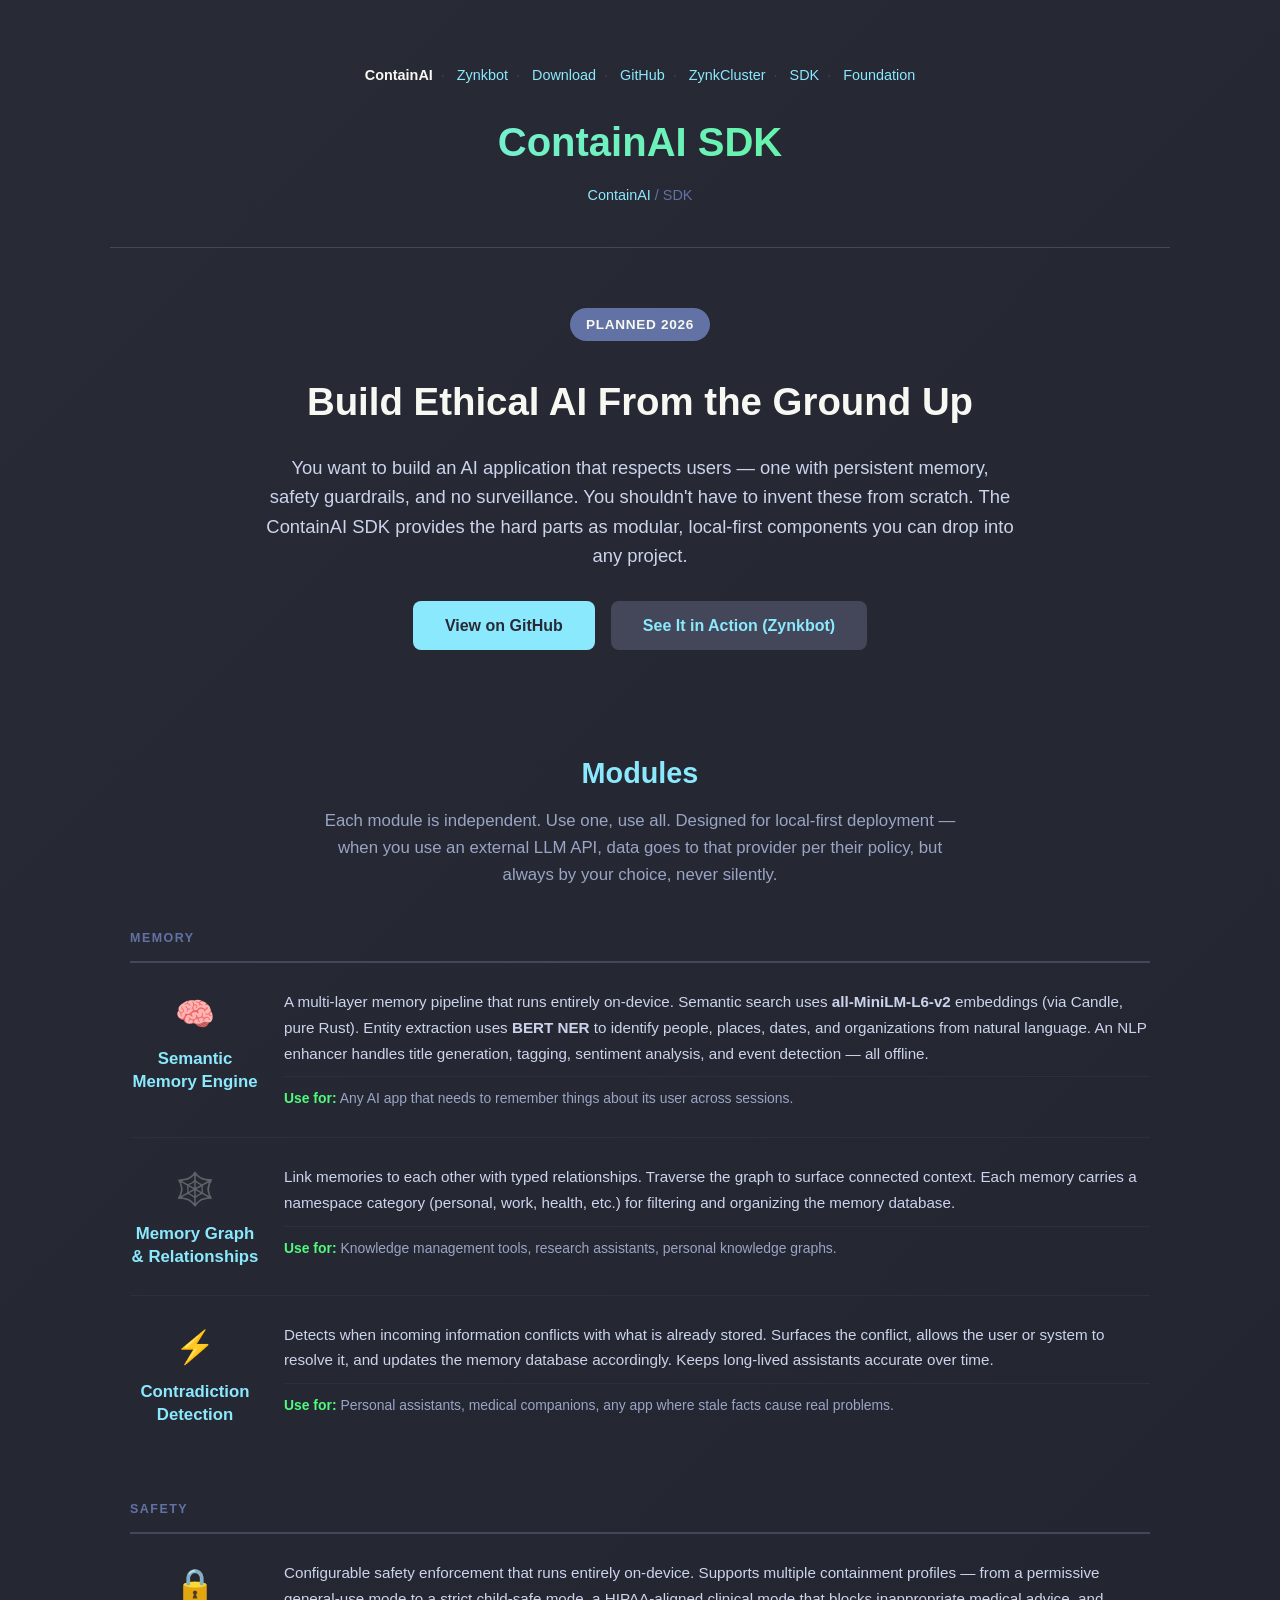
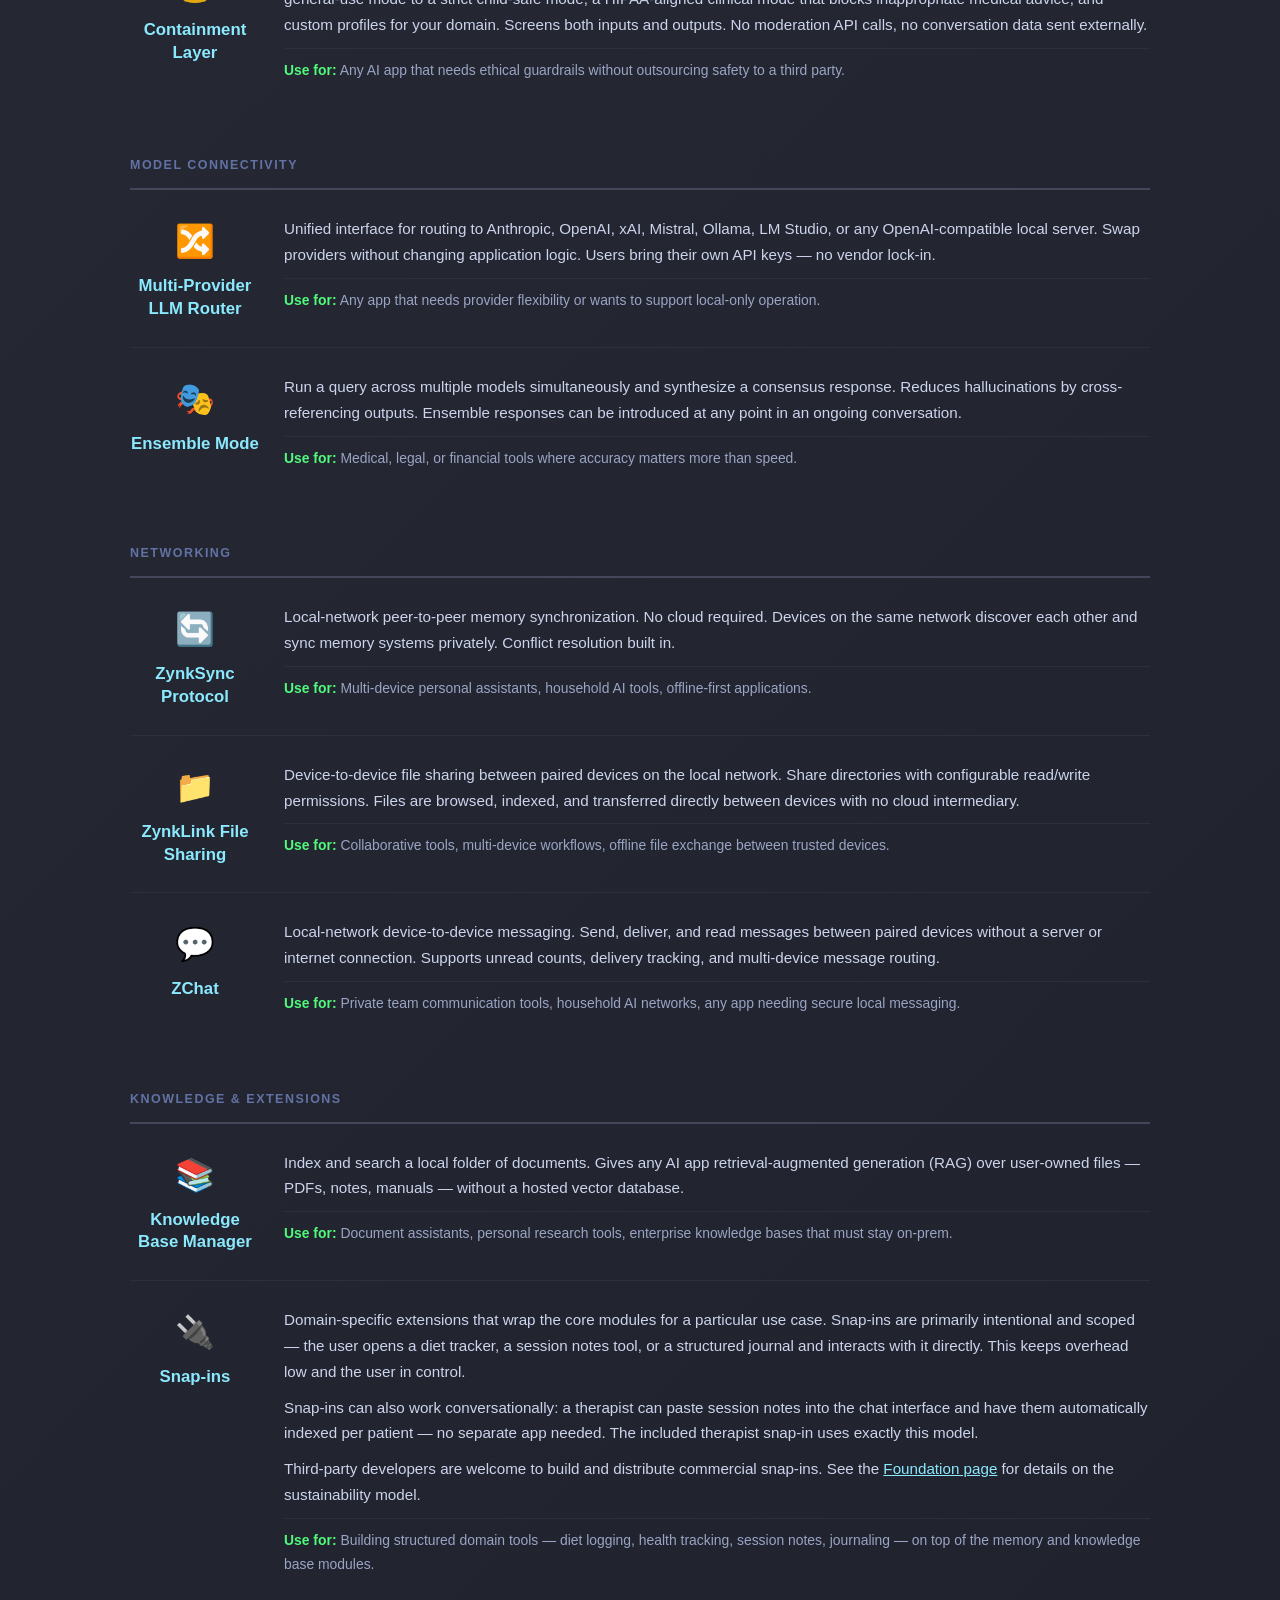
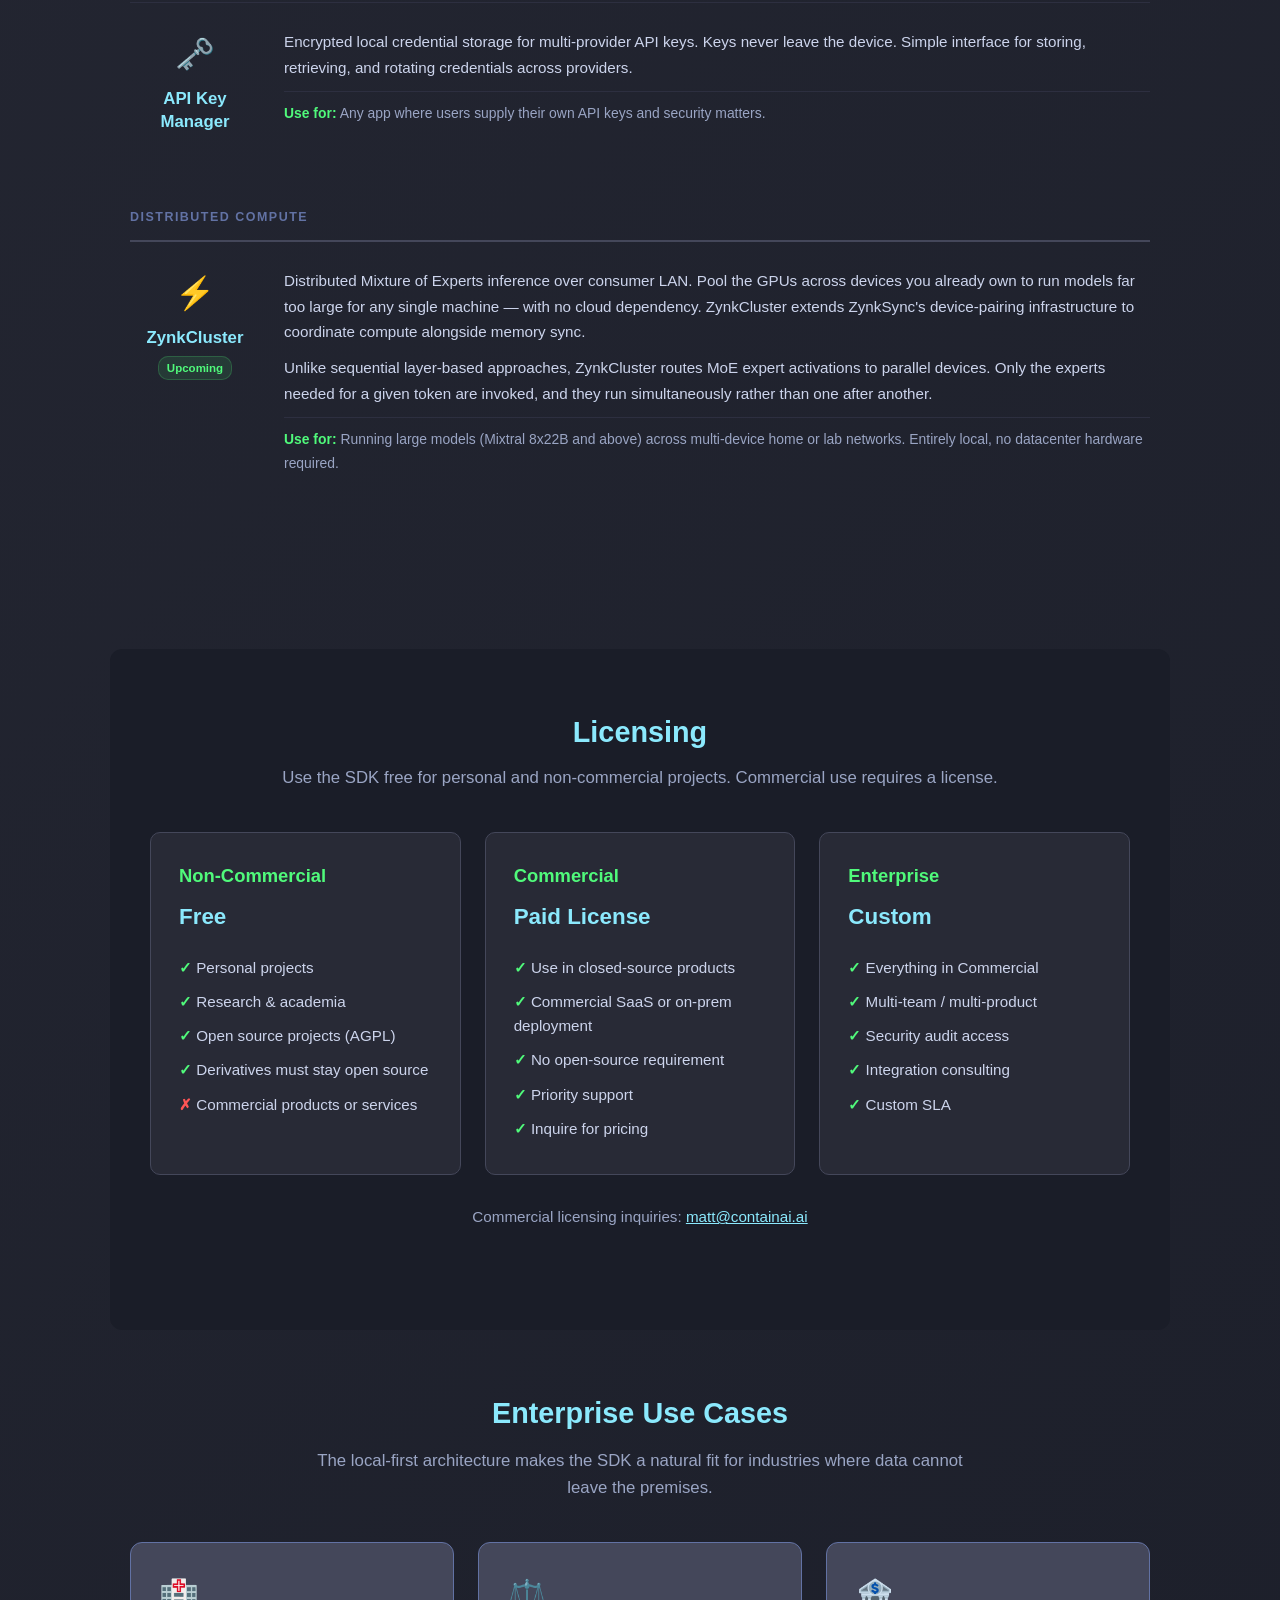
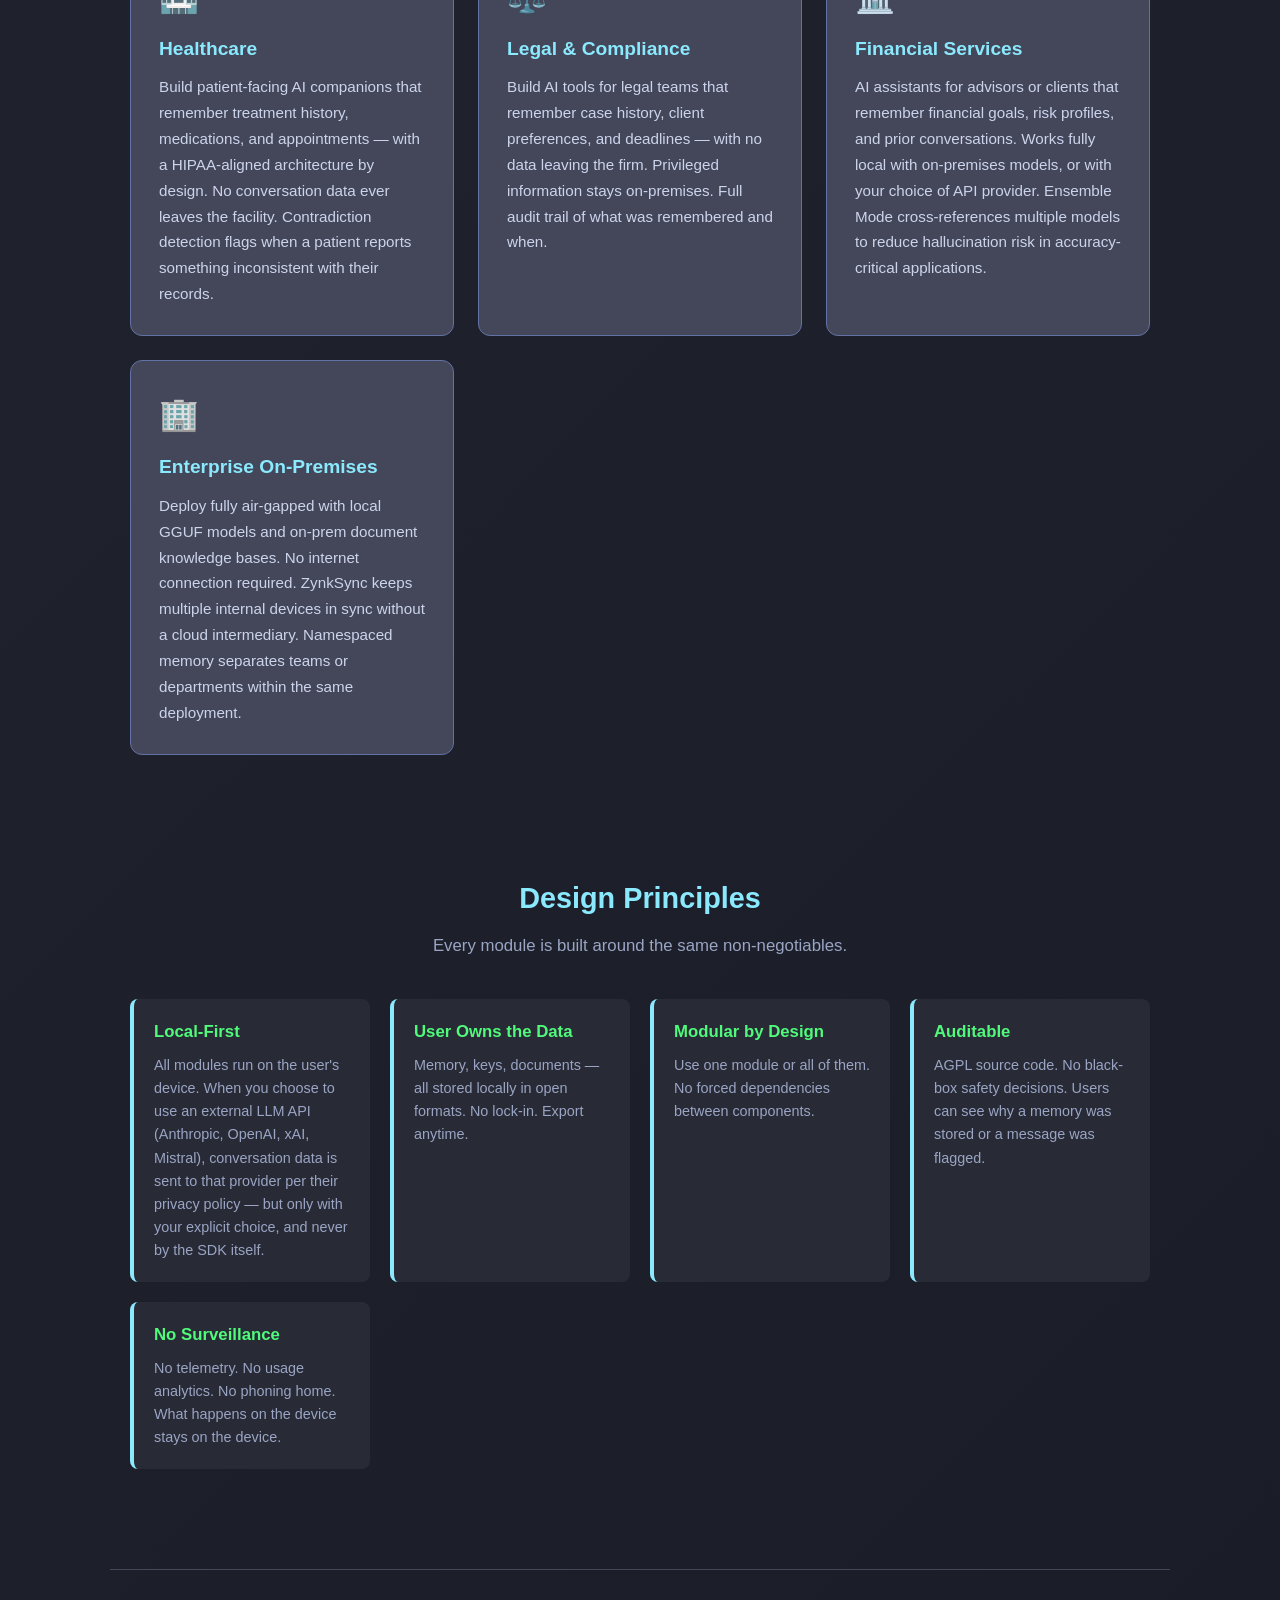
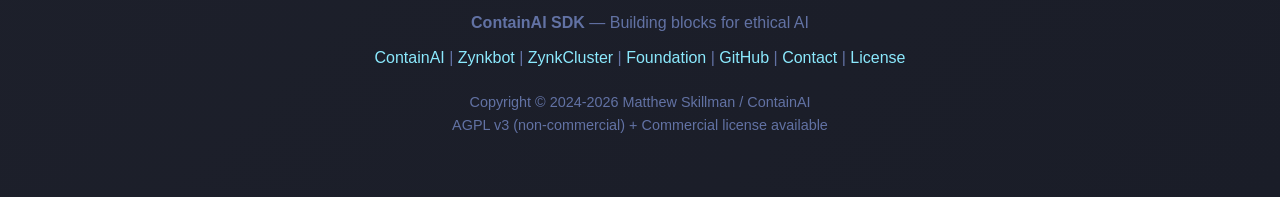
<file: sdk/index.html>
<!DOCTYPE html>
<html lang="en">
<head>
    <meta charset="UTF-8">
    <meta name="viewport" content="width=device-width, initial-scale=1.0">
    <meta name="description" content="ContainAI SDK - Modular building blocks for ethical AI applications. Consent-based safety, persistent memory, and user control.">
    <meta name="keywords" content="ContainAI SDK, ethical AI, privacy AI, local AI, semantic memory, AI safety, open source AI">
    <meta name="author" content="Matthew Skillman">
    <title>ContainAI SDK - Build Ethical AI</title>
    <style>
        * { margin: 0; padding: 0; box-sizing: border-box; }

        body {
            font-family: -apple-system, BlinkMacSystemFont, 'Segoe UI', Roboto, sans-serif;
            background: linear-gradient(135deg, #282a36 0%, #1a1d28 100%);
            color: #f8f8f2;
            line-height: 1.6;
            min-height: 100vh;
        }

        .container { max-width: 1100px; margin: 0 auto; padding: 20px; }

        header {
            padding: 40px 20px;
            text-align: center;
            border-bottom: 1px solid #44475a;
        }

        .logo {
            font-size: 2.5rem;
            font-weight: 700;
            background: linear-gradient(135deg, #8be9fd 0%, #50fa7b 100%);
            -webkit-background-clip: text;
            -webkit-text-fill-color: transparent;
            background-clip: text;
            margin-bottom: 10px;
        }

        .breadcrumb { font-size: 0.9rem; color: #6272a4; margin-top: 10px; }
        .breadcrumb a { color: #8be9fd; text-decoration: none; }
        .breadcrumb a:hover { text-decoration: underline; }

        .hero {
            text-align: center;
            padding: 60px 20px 40px;
        }

        .hero h1 { font-size: 2.4rem; color: #f8f8f2; margin-bottom: 20px; }

        .hero p {
            font-size: 1.15rem;
            color: #ccd4ec;
            max-width: 750px;
            margin: 0 auto 30px;
        }

        .status-badge {
            display: inline-block;
            padding: 6px 16px;
            border-radius: 20px;
            font-size: 0.85rem;
            font-weight: 700;
            background: #6272a4;
            color: #f8f8f2;
            margin-bottom: 30px;
            letter-spacing: 0.05em;
        }

        .cta-row { display: flex; gap: 16px; justify-content: center; flex-wrap: wrap; margin-top: 20px; }

        .cta-button {
            display: inline-block;
            padding: 12px 32px;
            background: #8be9fd;
            color: #282a36;
            text-decoration: none;
            border-radius: 8px;
            font-weight: 700;
            font-size: 1rem;
            transition: all 0.3s ease;
        }

        .cta-button:hover { background: #50fa7b; transform: translateY(-2px); }

        .cta-button.secondary {
            background: #44475a;
            color: #8be9fd;
        }

        .cta-button.secondary:hover { background: #6272a4; }

        .section-title {
            text-align: center;
            font-size: 1.8rem;
            color: #8be9fd;
            margin-bottom: 12px;
        }

        .section-subtitle {
            text-align: center;
            color: #9aa5c4;
            max-width: 650px;
            margin: 0 auto 40px;
            font-size: 1.05rem;
        }

        .modules-section { padding: 60px 20px; }

        .modules-grid {
            display: grid;
            grid-template-columns: repeat(auto-fit, minmax(320px, 1fr));
            gap: 24px;
        }

        .module-card {
            background: #44475a;
            border: 1px solid #6272a4;
            border-radius: 12px;
            padding: 28px;
            transition: all 0.3s ease;
        }

        .module-card:hover {
            border-color: #8be9fd;
            transform: translateY(-4px);
            box-shadow: 0 10px 30px rgba(0,0,0,0.3);
        }

        .module-icon { font-size: 2rem; margin-bottom: 12px; }

        .module-card h3 {
            color: #8be9fd;
            font-size: 1.2rem;
            margin-bottom: 10px;
        }

        .module-card p { color: #ccd4ec; font-size: 0.95rem; line-height: 1.7; }

        .module-card .use-case {
            margin-top: 12px;
            padding-top: 12px;
            border-top: 1px solid #6272a4;
            font-size: 0.85rem;
            color: #9aa5c4;
        }

        .module-card .use-case span { color: #50fa7b; font-weight: 600; }

        .licensing-section {
            background: #1a1d28;
            border-radius: 12px;
            padding: 60px 40px;
            margin: 40px 0;
            text-align: center;
        }

        .licensing-section h2 { color: #8be9fd; font-size: 1.8rem; margin-bottom: 10px; }
        .licensing-section > p { color: #9aa5c4; margin-bottom: 40px; font-size: 1.05rem; }

        .license-grid {
            display: grid;
            grid-template-columns: repeat(auto-fit, minmax(260px, 1fr));
            gap: 24px;
            text-align: left;
        }

        .license-card {
            background: #282a36;
            border-radius: 10px;
            padding: 28px;
            border: 1px solid #44475a;
        }

        .license-card h3 { color: #50fa7b; margin-bottom: 8px; font-size: 1.15rem; }
        .license-card .price { color: #8be9fd; font-size: 1.4rem; font-weight: 700; margin-bottom: 16px; }
        .license-card ul { list-style: none; }
        .license-card ul li { color: #ccd4ec; font-size: 0.95rem; padding: 5px 0; }
        .license-card ul li::before { content: "✓ "; color: #50fa7b; font-weight: 700; }
        .license-card ul li.no::before { content: "✗ "; color: #ff5555; }

        .principles-section { padding: 60px 20px; }

        .principles-grid {
            display: grid;
            grid-template-columns: repeat(auto-fit, minmax(220px, 1fr));
            gap: 20px;
        }

        .principle {
            padding: 20px;
            background: #282a36;
            border-radius: 8px;
            border-left: 4px solid #8be9fd;
        }

        .principle h3 { color: #50fa7b; margin-bottom: 8px; font-size: 1.05rem; }
        .principle p { color: #9aa5c4; font-size: 0.9rem; }

        footer {
            text-align: center;
            padding: 40px 20px;
            border-top: 1px solid #44475a;
            color: #6272a4;
            margin-top: 40px;
        }

        footer a { color: #8be9fd; text-decoration: none; }
        footer a:hover { text-decoration: underline; }

        .module-group { margin-bottom: 48px; }

        .module-group-label {
            font-size: 0.78rem;
            font-weight: 700;
            text-transform: uppercase;
            letter-spacing: 0.12em;
            color: #6272a4;
            padding-bottom: 12px;
            margin-bottom: 0;
            border-bottom: 2px solid #44475a;
        }

        .module-row {
            display: grid;
            grid-template-columns: 130px 1fr;
            gap: 24px;
            padding: 26px 0;
            border-bottom: 1px solid #2d2f40;
            align-items: start;
        }

        .module-row:last-child { border-bottom: none; }

        .module-row-left { text-align: center; }

        .module-row-icon { font-size: 2rem; margin-bottom: 8px; display: block; }

        .module-row-name {
            color: #8be9fd;
            font-size: 1.05rem;
            font-weight: 700;
            line-height: 1.35;
        }

        .module-row-badge {
            display: inline-block;
            font-size: 0.72rem;
            color: #50fa7b;
            background: rgba(80,250,123,0.1);
            padding: 2px 8px;
            border-radius: 10px;
            font-weight: 600;
            margin-top: 6px;
            border: 1px solid rgba(80,250,123,0.2);
        }

        .module-row-right p {
            color: #ccd4ec;
            font-size: 0.95rem;
            line-height: 1.7;
            margin-bottom: 10px;
        }

        .module-row-right p:last-child { margin-bottom: 0; }

        .module-row-right .use-case {
            font-size: 0.87rem;
            color: #9aa5c4;
            padding-top: 10px;
            border-top: 1px solid #2d2f40;
            margin-top: 4px;
        }

        .module-row-right .use-case span { color: #50fa7b; font-weight: 600; }

        @media (max-width: 768px) {
            .hero h1 { font-size: 1.8rem; }
            .modules-grid { grid-template-columns: 1fr; }
            .license-grid { grid-template-columns: 1fr; }
            .licensing-section { padding: 40px 20px; }
            .module-row { grid-template-columns: 1fr; gap: 12px; }
            .module-row-left { display: flex; align-items: center; gap: 12px; text-align: left; }
            .module-row-icon { font-size: 1.5rem; margin-bottom: 0; }
        }

        /* Site navigation row — the same links on every page of the site */
        .site-nav { font-size: 0.9rem; line-height: 2.2; margin-bottom: 18px; }
        .site-nav a { color: #8be9fd; text-decoration: none; white-space: nowrap; }
        .site-nav a:hover { color: #50fa7b; }
        .site-nav .home { color: #f8f8f2; font-weight: 600; }
        .site-nav .sep { color: #44475a; margin: 0 8px; }
    </style>
    <!-- Privacy-friendly analytics by Plausible -->
    <script async src="https://plausible.io/js/pa-YPcZLzhPUW1c9LTmUFGL_.js"></script>
    <script>
      window.plausible=window.plausible||function(){(plausible.q=plausible.q||[]).push(arguments)},plausible.init=plausible.init||function(i){plausible.o=i||{}};
      plausible.init()
    </script>
</head>
<body>
    <div class="container">
        <header>
            <nav class="site-nav">
                <a class="home" href="../">ContainAI</a><span class="sep">·</span>
                <a href="../zynkbot/">Zynkbot</a><span class="sep">·</span>
                <a href="../zynkbot/#download">Download</a><span class="sep">·</span>
                <a href="https://github.com/MSkill1/zynkbot">GitHub</a><span class="sep">·</span>
                <a href="../zynkcluster/">ZynkCluster</a><span class="sep">·</span>
                <a href="../sdk/">SDK</a><span class="sep">·</span>
                <a href="../foundation/">Foundation</a>
            </nav>
            <div class="logo">ContainAI SDK</div>
            <div class="breadcrumb">
                <a href="https://containai.ai">ContainAI</a> / SDK
            </div>
        </header>

        <section class="hero">
            <div class="status-badge">PLANNED 2026</div>
            <h1>Build Ethical AI From the Ground Up</h1>
            <p>
                You want to build an AI application that respects users — one with persistent memory,
                safety guardrails, and no surveillance. You shouldn't have to invent these from scratch.
                The ContainAI SDK provides the hard parts as modular, local-first components
                you can drop into any project.
            </p>
            <div class="cta-row">
                <a href="https://github.com/MSkill1/zynkbot" class="cta-button" target="_blank">View on GitHub</a>
                <a href="https://containai.ai/zynkbot" class="cta-button secondary">See It in Action (Zynkbot)</a>
            </div>
        </section>

        <section class="modules-section">
            <h2 class="section-title">Modules</h2>
            <p class="section-subtitle">
                Each module is independent. Use one, use all. Designed for local-first deployment —
                when you use an external LLM API, data goes to that provider per their policy,
                but always by your choice, never silently.
            </p>

            <div class="modules-list">

                <div class="module-group">
                    <div class="module-group-label">Memory</div>
                    <div class="module-row">
                        <div class="module-row-left">
                            <span class="module-row-icon">🧠</span>
                            <div class="module-row-name">Semantic Memory Engine</div>
                        </div>
                        <div class="module-row-right">
                            <p>A multi-layer memory pipeline that runs entirely on-device. Semantic search uses <strong>all-MiniLM-L6-v2</strong> embeddings (via Candle, pure Rust). Entity extraction uses <strong>BERT NER</strong> to identify people, places, dates, and organizations from natural language. An NLP enhancer handles title generation, tagging, sentiment analysis, and event detection — all offline.</p>
                            <p class="use-case"><span>Use for:</span> Any AI app that needs to remember things about its user across sessions.</p>
                        </div>
                    </div>
                    <div class="module-row">
                        <div class="module-row-left">
                            <span class="module-row-icon">🕸️</span>
                            <div class="module-row-name">Memory Graph &amp; Relationships</div>
                        </div>
                        <div class="module-row-right">
                            <p>Link memories to each other with typed relationships. Traverse the graph to surface connected context. Each memory carries a namespace category (personal, work, health, etc.) for filtering and organizing the memory database.</p>
                            <p class="use-case"><span>Use for:</span> Knowledge management tools, research assistants, personal knowledge graphs.</p>
                        </div>
                    </div>
                    <div class="module-row">
                        <div class="module-row-left">
                            <span class="module-row-icon">⚡</span>
                            <div class="module-row-name">Contradiction Detection</div>
                        </div>
                        <div class="module-row-right">
                            <p>Detects when incoming information conflicts with what is already stored. Surfaces the conflict, allows the user or system to resolve it, and updates the memory database accordingly. Keeps long-lived assistants accurate over time.</p>
                            <p class="use-case"><span>Use for:</span> Personal assistants, medical companions, any app where stale facts cause real problems.</p>
                        </div>
                    </div>
                </div>

                <div class="module-group">
                    <div class="module-group-label">Safety</div>
                    <div class="module-row">
                        <div class="module-row-left">
                            <span class="module-row-icon">🔒</span>
                            <div class="module-row-name">Containment Layer</div>
                        </div>
                        <div class="module-row-right">
                            <p>Configurable safety enforcement that runs entirely on-device. Supports multiple containment profiles — from a permissive general-use mode to a strict child-safe mode, a HIPAA-aligned clinical mode that blocks inappropriate medical advice, and custom profiles for your domain. Screens both inputs and outputs. No moderation API calls, no conversation data sent externally.</p>
                            <p class="use-case"><span>Use for:</span> Any AI app that needs ethical guardrails without outsourcing safety to a third party.</p>
                        </div>
                    </div>
                </div>

                <div class="module-group">
                    <div class="module-group-label">Model Connectivity</div>
                    <div class="module-row">
                        <div class="module-row-left">
                            <span class="module-row-icon">🔀</span>
                            <div class="module-row-name">Multi-Provider LLM Router</div>
                        </div>
                        <div class="module-row-right">
                            <p>Unified interface for routing to Anthropic, OpenAI, xAI, Mistral, Ollama, LM Studio, or any OpenAI-compatible local server. Swap providers without changing application logic. Users bring their own API keys — no vendor lock-in.</p>
                            <p class="use-case"><span>Use for:</span> Any app that needs provider flexibility or wants to support local-only operation.</p>
                        </div>
                    </div>
                    <div class="module-row">
                        <div class="module-row-left">
                            <span class="module-row-icon">🎭</span>
                            <div class="module-row-name">Ensemble Mode</div>
                        </div>
                        <div class="module-row-right">
                            <p>Run a query across multiple models simultaneously and synthesize a consensus response. Reduces hallucinations by cross-referencing outputs. Ensemble responses can be introduced at any point in an ongoing conversation.</p>
                            <p class="use-case"><span>Use for:</span> Medical, legal, or financial tools where accuracy matters more than speed.</p>
                        </div>
                    </div>
                </div>

                <div class="module-group">
                    <div class="module-group-label">Networking</div>
                    <div class="module-row">
                        <div class="module-row-left">
                            <span class="module-row-icon">🔄</span>
                            <div class="module-row-name">ZynkSync Protocol</div>
                        </div>
                        <div class="module-row-right">
                            <p>Local-network peer-to-peer memory synchronization. No cloud required. Devices on the same network discover each other and sync memory systems privately. Conflict resolution built in.</p>
                            <p class="use-case"><span>Use for:</span> Multi-device personal assistants, household AI tools, offline-first applications.</p>
                        </div>
                    </div>
                    <div class="module-row">
                        <div class="module-row-left">
                            <span class="module-row-icon">📁</span>
                            <div class="module-row-name">ZynkLink File Sharing</div>
                        </div>
                        <div class="module-row-right">
                            <p>Device-to-device file sharing between paired devices on the local network. Share directories with configurable read/write permissions. Files are browsed, indexed, and transferred directly between devices with no cloud intermediary.</p>
                            <p class="use-case"><span>Use for:</span> Collaborative tools, multi-device workflows, offline file exchange between trusted devices.</p>
                        </div>
                    </div>
                    <div class="module-row">
                        <div class="module-row-left">
                            <span class="module-row-icon">💬</span>
                            <div class="module-row-name">ZChat</div>
                        </div>
                        <div class="module-row-right">
                            <p>Local-network device-to-device messaging. Send, deliver, and read messages between paired devices without a server or internet connection. Supports unread counts, delivery tracking, and multi-device message routing.</p>
                            <p class="use-case"><span>Use for:</span> Private team communication tools, household AI networks, any app needing secure local messaging.</p>
                        </div>
                    </div>
                </div>

                <div class="module-group">
                    <div class="module-group-label">Knowledge &amp; Extensions</div>
                    <div class="module-row">
                        <div class="module-row-left">
                            <span class="module-row-icon">📚</span>
                            <div class="module-row-name">Knowledge Base Manager</div>
                        </div>
                        <div class="module-row-right">
                            <p>Index and search a local folder of documents. Gives any AI app retrieval-augmented generation (RAG) over user-owned files — PDFs, notes, manuals — without a hosted vector database.</p>
                            <p class="use-case"><span>Use for:</span> Document assistants, personal research tools, enterprise knowledge bases that must stay on-prem.</p>
                        </div>
                    </div>
                    <div class="module-row">
                        <div class="module-row-left">
                            <span class="module-row-icon">🔌</span>
                            <div class="module-row-name">Snap-ins</div>
                        </div>
                        <div class="module-row-right">
                            <p>Domain-specific extensions that wrap the core modules for a particular use case. Snap-ins are primarily intentional and scoped — the user opens a diet tracker, a session notes tool, or a structured journal and interacts with it directly. This keeps overhead low and the user in control.</p>
                            <p>Snap-ins can also work conversationally: a therapist can paste session notes into the chat interface and have them automatically indexed per patient — no separate app needed. The included therapist snap-in uses exactly this model.</p>
                            <p>Third-party developers are welcome to build and distribute commercial snap-ins. See the <a href="../foundation/" style="color: #8be9fd;">Foundation page</a> for details on the sustainability model.</p>
                            <p class="use-case"><span>Use for:</span> Building structured domain tools — diet logging, health tracking, session notes, journaling — on top of the memory and knowledge base modules.</p>
                        </div>
                    </div>
                    <div class="module-row">
                        <div class="module-row-left">
                            <span class="module-row-icon">🗝️</span>
                            <div class="module-row-name">API Key Manager</div>
                        </div>
                        <div class="module-row-right">
                            <p>Encrypted local credential storage for multi-provider API keys. Keys never leave the device. Simple interface for storing, retrieving, and rotating credentials across providers.</p>
                            <p class="use-case"><span>Use for:</span> Any app where users supply their own API keys and security matters.</p>
                        </div>
                    </div>
                </div>

                <div class="module-group">
                    <div class="module-group-label">Distributed Compute</div>
                    <div class="module-row">
                        <div class="module-row-left">
                            <span class="module-row-icon">⚡</span>
                            <div class="module-row-name">ZynkCluster</div>
                            <div class="module-row-badge">Upcoming</div>
                        </div>
                        <div class="module-row-right">
                            <p>Distributed Mixture of Experts inference over consumer LAN. Pool the GPUs across devices you already own to run models far too large for any single machine — with no cloud dependency. ZynkCluster extends ZynkSync's device-pairing infrastructure to coordinate compute alongside memory sync.</p>
                            <p>Unlike sequential layer-based approaches, ZynkCluster routes MoE expert activations to parallel devices. Only the experts needed for a given token are invoked, and they run simultaneously rather than one after another.</p>
                            <p class="use-case"><span>Use for:</span> Running large models (Mixtral 8x22B and above) across multi-device home or lab networks. Entirely local, no datacenter hardware required.</p>
                        </div>
                    </div>
                </div>

            </div>

        </section>

                

        <section class="licensing-section">
            <h2>Licensing</h2>
            <p>Use the SDK free for personal and non-commercial projects. Commercial use requires a license.</p>

            <div class="license-grid">
                <div class="license-card">
                    <h3>Non-Commercial</h3>
                    <div class="price">Free</div>
                    <ul>
                        <li>Personal projects</li>
                        <li>Research &amp; academia</li>
                        <li>Open source projects (AGPL)</li>
                        <li>Derivatives must stay open source</li>
                        <li class="no">Commercial products or services</li>
                    </ul>
                </div>

                <div class="license-card">
                    <h3>Commercial</h3>
                    <div class="price">Paid License</div>
                    <ul>
                        <li>Use in closed-source products</li>
                        <li>Commercial SaaS or on-prem deployment</li>
                        <li>No open-source requirement</li>
                        <li>Priority support</li>
                        <li>Inquire for pricing</li>
                    </ul>
                </div>

                <div class="license-card">
                    <h3>Enterprise</h3>
                    <div class="price">Custom</div>
                    <ul>
                        <li>Everything in Commercial</li>
                        <li>Multi-team / multi-product</li>
                        <li>Security audit access</li>
                        <li>Integration consulting</li>
                        <li>Custom SLA</li>
                    </ul>
                </div>
            </div>

            <p style="margin-top: 30px; color: #9aa5c4; font-size: 0.95rem;">
                Commercial licensing inquiries: <a href="mailto:matt@containai.ai" style="color: #8be9fd;">matt@containai.ai</a>
            </p>
        </section>

        <section class="modules-section" style="padding-top: 20px;">
            <h2 class="section-title">Enterprise Use Cases</h2>
            <p class="section-subtitle">
                The local-first architecture makes the SDK a natural fit for industries
                where data cannot leave the premises.
            </p>
            <div class="modules-grid">

                <div class="module-card">
                    <div class="module-icon">🏥</div>
                    <h3>Healthcare</h3>
                    <p>
                        Build patient-facing AI companions that remember treatment history,
                        medications, and appointments — with a HIPAA-aligned architecture
                        by design. No conversation data ever leaves the facility.
                        Contradiction detection flags when a patient reports something
                        inconsistent with their records.
                    </p>
                </div>

                <div class="module-card">
                    <div class="module-icon">⚖️</div>
                    <h3>Legal &amp; Compliance</h3>
                    <p>
                        Build AI tools for legal teams that remember case history,
                        client preferences, and deadlines — with no data leaving the firm.
                        Privileged information stays on-premises. Full audit trail of
                        what was remembered and when.
                    </p>
                </div>

                <div class="module-card">
                    <div class="module-icon">🏦</div>
                    <h3>Financial Services</h3>
                    <p>
                        AI assistants for advisors or clients that remember financial
                        goals, risk profiles, and prior conversations. Works fully
                        local with on-premises models, or with your choice of API
                        provider. Ensemble Mode cross-references multiple models to
                        reduce hallucination risk in accuracy-critical applications.
                    </p>
                </div>

                <div class="module-card">
                    <div class="module-icon">🏢</div>
                    <h3>Enterprise On-Premises</h3>
                    <p>
                        Deploy fully air-gapped with local GGUF models and on-prem
                        document knowledge bases. No internet connection required.
                        ZynkSync keeps multiple internal devices in sync without
                        a cloud intermediary. Namespaced memory separates
                        teams or departments within the same deployment.
                    </p>
                </div>

            </div>
        </section>

        <section class="principles-section">
            <h2 class="section-title">Design Principles</h2>
            <p class="section-subtitle">Every module is built around the same non-negotiables.</p>
            <div class="principles-grid">
                <div class="principle">
                    <h3>Local-First</h3>
                    <p>All modules run on the user's device. When you choose to use an external LLM API (Anthropic, OpenAI, xAI, Mistral), conversation data is sent to that provider per their privacy policy — but only with your explicit choice, and never by the SDK itself.</p>
                </div>
                <div class="principle">
                    <h3>User Owns the Data</h3>
                    <p>Memory, keys, documents — all stored locally in open formats. No lock-in. Export anytime.</p>
                </div>
                <div class="principle">
                    <h3>Modular by Design</h3>
                    <p>Use one module or all of them. No forced dependencies between components.</p>
                </div>
                <div class="principle">
                    <h3>Auditable</h3>
                    <p>AGPL source code. No black-box safety decisions. Users can see why a memory was stored or a message was flagged.</p>
                </div>
                <div class="principle">
                    <h3>No Surveillance</h3>
                    <p>No telemetry. No usage analytics. No phoning home. What happens on the device stays on the device.</p>
                </div>
            </div>
        </section>

        <footer>
            <p><strong>ContainAI SDK</strong> — Building blocks for ethical AI</p>
            <p style="margin-top: 10px;">
                <a href="https://containai.ai">ContainAI</a> |
                <a href="https://containai.ai/zynkbot">Zynkbot</a> |
                <a href="https://containai.ai/zynkcluster">ZynkCluster</a> |
                <a href="https://containai.ai/foundation">Foundation</a> |
                <a href="https://github.com/MSkill1/zynkbot">GitHub</a> |
                <a href="mailto:matt@containai.ai">Contact</a> |
                <a href="https://github.com/MSkill1/zynkbot/blob/main/LICENSE">License</a>
            </p>
            <p style="margin-top: 20px; font-size: 0.9rem;">
                Copyright © 2024-2026 Matthew Skillman / ContainAI<br>
                AGPL v3 (non-commercial) + Commercial license available
            </p>
        </footer>
    </div>
</body>
</html>
</file>
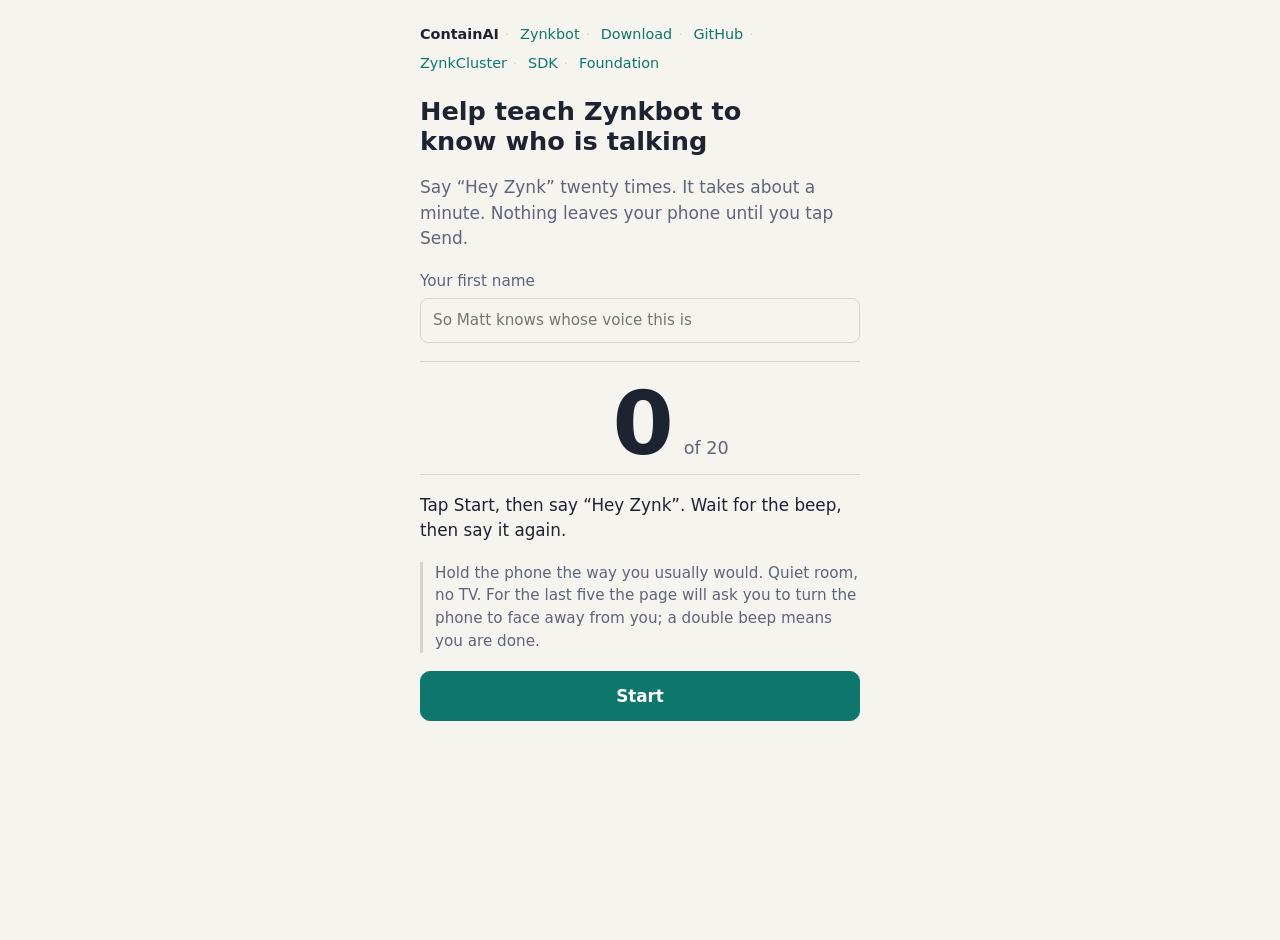
<file: voice/index.html>
<!doctype html>
<html lang="en">
<head>
<meta charset="utf-8">
<meta name="viewport" content="width=device-width, initial-scale=1, viewport-fit=cover">
<title>Hey Zynk Voice Sample</title>
<!-- A one-page recorder for collecting other people's "Hey Zynk" clips as verifier
     negatives (labs/wake_verifier, 2026-10-22). Counts utterances by sound level, keeps
     the last 3 s of each as a 16 kHz clip, and at twenty offers one WAV (clips with 1 s
     gaps) through the phone's share sheet. Nothing is uploaded by this page. -->
<style>
  /* Layout: one column, the count is the page. */
  :root {
    --bg: #f6f4ef; --fg: #1d2330; --muted: #5d6578; --line: #d9d5cc; --accent: #0f766e; --accent-fg: #ffffff; --warn: #b45309;
    --display: "Avenir Next", "Segoe UI", system-ui, sans-serif; --body: system-ui, -apple-system, "Segoe UI", Roboto, sans-serif;
    color-scheme: light;
  }
  @media (prefers-color-scheme: dark) { :root:not([data-theme="light"]) { --bg: #171a21; --fg: #eef0f4; --muted: #a2a9b8; --line: #343a47; --accent: #2dd4bf; --accent-fg: #0b1a18; --warn: #fbbf24; color-scheme: dark; } }
  :root[data-theme="dark"] { --bg: #171a21; --fg: #eef0f4; --muted: #a2a9b8; --line: #343a47; --accent: #2dd4bf; --accent-fg: #0b1a18; --warn: #fbbf24; color-scheme: dark; }
  html, body { height: 100%; }
  body { margin: 0; background: var(--bg); color: var(--fg); font: 17px/1.5 var(--body);
         padding-block: max(20px, env(safe-area-inset-top, 0px)) max(20px, env(safe-area-inset-bottom, 0px));
         padding-left: max(18px, env(safe-area-inset-left, 0px)); padding-right: max(18px, env(safe-area-inset-right, 0px)); }
  main { max-width: 440px; margin: 0 auto; display: flex; flex-direction: column; gap: 18px; }
  h1 { font: 600 1.6rem/1.2 var(--display); margin: 0; text-wrap: balance; }
  p { margin: 0; }
  .lead { color: var(--muted); }
  label { display: flex; flex-direction: column; gap: 6px; font-size: 0.95rem; color: var(--muted); }
  input { font: inherit; color: var(--fg); background: transparent; border: 1px solid var(--line); border-radius: 8px; padding: 10px 12px; }
  input:focus, button:focus-visible { outline: 2px solid var(--accent); outline-offset: 2px; }
  .counter { display: flex; align-items: baseline; justify-content: center; gap: 10px; padding: 18px 0 6px; border-top: 1px solid var(--line); border-bottom: 1px solid var(--line); }
  .counter .n { font: 600 5.5rem/1 var(--display); font-variant-numeric: tabular-nums; min-width: 2ch; text-align: right; }
  .counter .of { color: var(--muted); font-size: 1.1rem; }
  #status { min-height: 3em; font-size: 1.05rem; }
  #status.live { color: var(--accent); }
  .tips { color: var(--muted); font-size: 0.95rem; border-left: 3px solid var(--line); padding-left: 12px; }
  .buttons { display: flex; flex-wrap: wrap; gap: 10px; }
  button { font: 600 1.05rem var(--body); padding: 14px 22px; border-radius: 10px; border: 1px solid var(--accent); background: var(--accent); color: var(--accent-fg); cursor: pointer; flex: 1 1 140px; }
  button.quiet { background: transparent; color: var(--fg); border-color: var(--line); }
  .err { color: var(--warn); font-size: 0.95rem; }
  a.save { color: var(--accent); }
  @media (prefers-reduced-motion: no-preference) { .counter .n.bump { animation: bump 220ms ease-out; } @keyframes bump { from { transform: scale(1.12); } to { transform: none; } } }
  /* Site navigation row — the same links on every page of the site */
  .site-nav { font-size: 0.9rem; line-height: 2; color: var(--muted); }
  .site-nav a { color: var(--accent); text-decoration: none; white-space: nowrap; }
  .site-nav .home { color: var(--fg); font-weight: 600; }
  .site-nav .sep { color: var(--line); margin: 0 6px; }
</style>
</head>
<body>
<main>
  <nav class="site-nav">
    <a class="home" href="../">ContainAI</a><span class="sep">·</span>
    <a href="../zynkbot/">Zynkbot</a><span class="sep">·</span>
    <a href="../zynkbot/#download">Download</a><span class="sep">·</span>
    <a href="https://github.com/MSkill1/zynkbot">GitHub</a><span class="sep">·</span>
    <a href="../zynkcluster/">ZynkCluster</a><span class="sep">·</span>
    <a href="../sdk/">SDK</a><span class="sep">·</span>
    <a href="../foundation/">Foundation</a>
  </nav>
  <h1>Help teach Zynkbot to know who is talking</h1>
  <p class="lead">Say “Hey Zynk” twenty times. It takes about a minute. Nothing leaves your phone until you tap Send.</p>

  <label>Your first name
    <input id="name" autocomplete="given-name" placeholder="So Matt knows whose voice this is">
  </label>

  <div class="counter"><span class="n" id="count">0</span><span class="of">of 20</span></div>

  <p id="status">Tap Start, then say “Hey Zynk”. Wait for the beep, then say it again.</p>

  <p class="tips">Hold the phone the way you usually would. Quiet room, no TV. For the last five the page will ask you to turn the phone to face away from you; a double beep means you are done.</p>

  <div class="buttons">
    <button id="start">Start</button>
    <button id="send" hidden>Send</button>
    <button id="reset" class="quiet" hidden>Start over</button>
  </div>
  <p id="err" class="err" hidden></p>
  <p id="savep" hidden>If Send does nothing on your phone: <a class="save" id="save" download>save the file</a>, then send it to Matt any way you like.</p>
</main>

<script>
(() => {
  const N = 20, CLIP_S = 3.0, GAP_S = 1.0, OUT_SR = 16000;
  const $ = (id) => document.getElementById(id);
  const countEl = $('count'), statusEl = $('status'), startBtn = $('start'), sendBtn = $('send'), resetBtn = $('reset'), errEl = $('err');
  let ctx = null, stream = null, proc = null, src = null, sr = 48000;
  let ring = null, ringPos = 0, ringFilled = 0;
  let floor = 0.004, speaking = false, speechStart = 0, quietSince = 0, armedAt = 0, hot = 0;
  let clips = [], wakeLock = null, blob = null;

  const say = (t, live) => { statusEl.textContent = t; statusEl.classList.toggle('live', !!live); };
  const showErr = (t) => { errEl.textContent = t; errEl.hidden = !t; };

  function beep() {
    try {
      const o = ctx.createOscillator(), g = ctx.createGain(), t = ctx.currentTime;
      o.frequency.value = 880; g.gain.setValueAtTime(0.0001, t);
      g.gain.exponentialRampToValueAtTime(0.25, t + 0.01); g.gain.exponentialRampToValueAtTime(0.0001, t + 0.18);
      o.connect(g).connect(ctx.destination); o.start(t); o.stop(t + 0.2);
    } catch (_) {}
  }

  function resample(x, from, to) {
    const n = Math.round(x.length * to / from), y = new Float32Array(n), r = from / to;
    for (let i = 0; i < n; i++) { const p = i * r, j = Math.floor(p), f = p - j; const a = x[j] || 0, b = j + 1 < x.length ? x[j + 1] : a; y[i] = a * (1 - f) + b * f; }
    return y;
  }

  /** The last CLIP_S seconds in the ring, oldest first. */
  function lastSeconds(s) {
    const n = Math.min(Math.round(sr * s), ringFilled), out = new Float32Array(n);
    let p = (ringPos - n + ring.length) % ring.length;
    for (let i = 0; i < n; i++) { out[i] = ring[p]; p = (p + 1) % ring.length; }
    return out;
  }

  function onAudio(e) {
    const inp = e.inputBuffer.getChannelData(0);
    e.outputBuffer.getChannelData(0).fill(0);
    for (let i = 0; i < inp.length; i++) { ring[ringPos] = inp[i]; ringPos = (ringPos + 1) % ring.length; }
    ringFilled = Math.min(ringFilled + inp.length, ring.length);
    let s = 0; for (let i = 0; i < inp.length; i++) s += inp[i] * inp[i];
    const rms = Math.sqrt(s / inp.length), t = ctx.currentTime;
    if (t < armedAt) return;                        // settle after Start, and after each count
    const thr = Math.max(floor * 4, 0.01);
    if (!speaking) {
      floor = rms < floor ? rms : floor * 0.98 + rms * 0.02;   // fast down, slow up
      if (rms > thr) { if (++hot >= 2) { speaking = true; speechStart = t; quietSince = 0; } } else hot = 0;
      return;
    }
    if (rms < thr * 0.6) { if (!quietSince) quietSince = t; } else quietSince = 0;
    if (quietSince && t - quietSince > 0.4) {
      const dur = quietSince - speechStart;
      speaking = false; hot = 0;
      if (dur >= 0.25 && dur <= 2.5) accept();
      else armedAt = t + 0.3;
    } else if (t - speechStart > 4) { speaking = false; hot = 0; armedAt = t + 0.5; }
  }

  function accept() {
    clips.push(resample(lastSeconds(CLIP_S), sr, OUT_SR));
    beep();
    armedAt = ctx.currentTime + 1.0;
    const n = clips.length;
    countEl.textContent = n; countEl.classList.remove('bump'); void countEl.offsetWidth; countEl.classList.add('bump');
    if (n >= N) { finish().catch((e) => showErr('Could not prepare the file: ' + (e && e.message || e))); return; }
    // One instruction only, and it is the last one: once the phone faces away the
    // screen cannot be read, so nothing after this asks for anything. The beep counts
    // each one and a double beep says done.
    if (n === 15) say('Last five: turn the phone to face away from you and keep going. A double beep means done.', true);
    else if (n > 15) say('Keep going.', true);
    else say('Got it. Again.', true);
  }

  async function start() {
    showErr('');
    try {
      stream = await navigator.mediaDevices.getUserMedia({ audio: { echoCancellation: false, noiseSuppression: false, autoGainControl: true } });
    } catch (_) { showErr('The microphone was not allowed. Reload the page, tap Start, and choose Allow.'); return; }
    try {
      ctx = new (window.AudioContext || window.webkitAudioContext)();
      await ctx.resume();
      sr = ctx.sampleRate;
      ring = new Float32Array(Math.round(sr * 4)); ringPos = 0; ringFilled = 0;
      src = ctx.createMediaStreamSource(stream);
      proc = ctx.createScriptProcessor(2048, 1, 1);
      proc.onaudioprocess = onAudio;
      src.connect(proc); proc.connect(ctx.destination);
      armedAt = ctx.currentTime + 0.8; floor = 0.004; speaking = false; hot = 0;
    } catch (e) { showErr('This browser could not open the microphone: ' + (e && e.message || e)); return; }
    try { wakeLock = await navigator.wakeLock?.request('screen'); } catch (_) {}
    startBtn.hidden = true; resetBtn.hidden = false;
    say('Listening. Say “Hey Zynk”.', true);
  }

  function stopAudio() {
    try { proc && proc.disconnect(); src && src.disconnect(); } catch (_) {}
    try { stream && stream.getTracks().forEach((t) => t.stop()); } catch (_) {}
    try { wakeLock && wakeLock.release(); } catch (_) {}
    proc = src = stream = wakeLock = null;
  }

  function wav() {
    const clipN = Math.round(CLIP_S * OUT_SR), gapN = Math.round(GAP_S * OUT_SR), total = clips.length * (clipN + gapN);
    const buf = new ArrayBuffer(44 + total * 2), v = new DataView(buf);
    const str = (o, s) => { for (let i = 0; i < s.length; i++) v.setUint8(o + i, s.charCodeAt(i)); };
    str(0, 'RIFF'); v.setUint32(4, 36 + total * 2, true); str(8, 'WAVE'); str(12, 'fmt '); v.setUint32(16, 16, true);
    v.setUint16(20, 1, true); v.setUint16(22, 1, true); v.setUint32(24, OUT_SR, true); v.setUint32(28, OUT_SR * 2, true);
    v.setUint16(32, 2, true); v.setUint16(34, 16, true); str(36, 'data'); v.setUint32(40, total * 2, true);
    let o = 44;
    for (const c of clips) {
      for (let i = 0; i < clipN; i++) { const x = i < clipN - c.length ? 0 : c[i - (clipN - c.length)]; const s = Math.max(-1, Math.min(1, x || 0)); v.setInt16(o, s < 0 ? s * 32768 : s * 32767, true); o += 2; }
      o += gapN * 2;   // the gap stays zero
    }
    return new Blob([buf], { type: 'audio/wav' });
  }

  function baseName() {
    const who = ($('name').value || 'someone').trim().toLowerCase().replace(/[^a-z0-9]+/g, '-').replace(/^-|-$/g, '') || 'someone';
    const d = new Date(), p = (x) => String(x).padStart(2, '0');
    return `heyzynk_${who}_${d.getFullYear()}${p(d.getMonth() + 1)}${p(d.getDate())}`;
  }
  function fileName() { return baseName() + '.zip'; }

  // The WAV goes out inside a zip (stored, no compression). A bare .wav handed to a
  // messaging app is treated as an audio message and re-encoded into a voice format
  // that cannot be used (2026-10-22, WhatsApp); a zip is a document and travels untouched.
  function crc32(bytes) {
    let c, crc = 0xffffffff;
    for (let i = 0; i < bytes.length; i++) {
      c = (crc ^ bytes[i]) & 0xff;
      for (let k = 0; k < 8; k++) c = c & 1 ? (c >>> 1) ^ 0xedb88320 : c >>> 1;
      crc = (crc >>> 8) ^ c;
    }
    return (crc ^ 0xffffffff) >>> 0;
  }
  function zipOf(name, data) {
    const enc = new TextEncoder(), nameBytes = enc.encode(name), crc = crc32(data);
    const d = new Date();
    const dosTime = (d.getHours() << 11) | (d.getMinutes() << 5) | (d.getSeconds() >> 1);
    const dosDate = ((d.getFullYear() - 1980) << 9) | ((d.getMonth() + 1) << 5) | d.getDate();
    const local = new ArrayBuffer(30 + nameBytes.length), lv = new DataView(local);
    lv.setUint32(0, 0x04034b50, true); lv.setUint16(4, 20, true); lv.setUint16(6, 0, true); lv.setUint16(8, 0, true);
    lv.setUint16(10, dosTime, true); lv.setUint16(12, dosDate, true); lv.setUint32(14, crc, true);
    lv.setUint32(18, data.length, true); lv.setUint32(22, data.length, true); lv.setUint16(26, nameBytes.length, true); lv.setUint16(28, 0, true);
    new Uint8Array(local, 30).set(nameBytes);
    const central = new ArrayBuffer(46 + nameBytes.length), cv = new DataView(central);
    cv.setUint32(0, 0x02014b50, true); cv.setUint16(4, 20, true); cv.setUint16(6, 20, true); cv.setUint16(8, 0, true); cv.setUint16(10, 0, true);
    cv.setUint16(12, dosTime, true); cv.setUint16(14, dosDate, true); cv.setUint32(16, crc, true);
    cv.setUint32(20, data.length, true); cv.setUint32(24, data.length, true); cv.setUint16(28, nameBytes.length, true);
    cv.setUint16(30, 0, true); cv.setUint16(32, 0, true); cv.setUint16(34, 0, true); cv.setUint16(36, 0, true); cv.setUint32(38, 0, true); cv.setUint32(42, 0, true);
    new Uint8Array(central, 46).set(nameBytes);
    const end = new ArrayBuffer(22), ev = new DataView(end);
    ev.setUint32(0, 0x06054b50, true); ev.setUint16(4, 0, true); ev.setUint16(6, 0, true); ev.setUint16(8, 1, true); ev.setUint16(10, 1, true);
    ev.setUint32(12, central.byteLength, true); ev.setUint32(16, local.byteLength + data.length, true); ev.setUint16(20, 0, true);
    return new Blob([local, data, central, end], { type: 'application/zip' });
  }

  async function finish() {
    beep(); setTimeout(beep, 260);
    setTimeout(stopAudio, 600);
    blob = zipOf(baseName() + '.wav', new Uint8Array(await wav().arrayBuffer()));
    say('Done. Thank you. Tap Send and pick how to send it to Matt.', false);
    sendBtn.hidden = false;
    const a = $('save'); a.href = URL.createObjectURL(blob); a.download = fileName(); $('savep').hidden = false;
  }

  async function send() {
    if (!blob) return;
    const file = new File([blob], fileName(), { type: 'application/zip' });
    try {
      if (navigator.canShare && navigator.canShare({ files: [file] })) { await navigator.share({ files: [file], title: 'Hey Zynk voice sample' }); say('Sent. Thank you.'); return; }
    } catch (e) { if (e && e.name === 'AbortError') return; }
    showErr('Sharing is not available in this browser. Use “save the file” below and send it to Matt.');
  }

  function reset() {
    stopAudio(); clips = []; blob = null; countEl.textContent = '0';
    sendBtn.hidden = true; resetBtn.hidden = true; startBtn.hidden = false; $('savep').hidden = true; showErr('');
    say('Tap Start, then say “Hey Zynk”. Wait for the beep, then say it again.');
  }

  startBtn.addEventListener('click', start);
  sendBtn.addEventListener('click', send);
  resetBtn.addEventListener('click', reset);
  if (!navigator.mediaDevices || !navigator.mediaDevices.getUserMedia) showErr('This browser cannot record. Try Chrome or Safari.');
})();
</script>
</body>
</html>
</file>
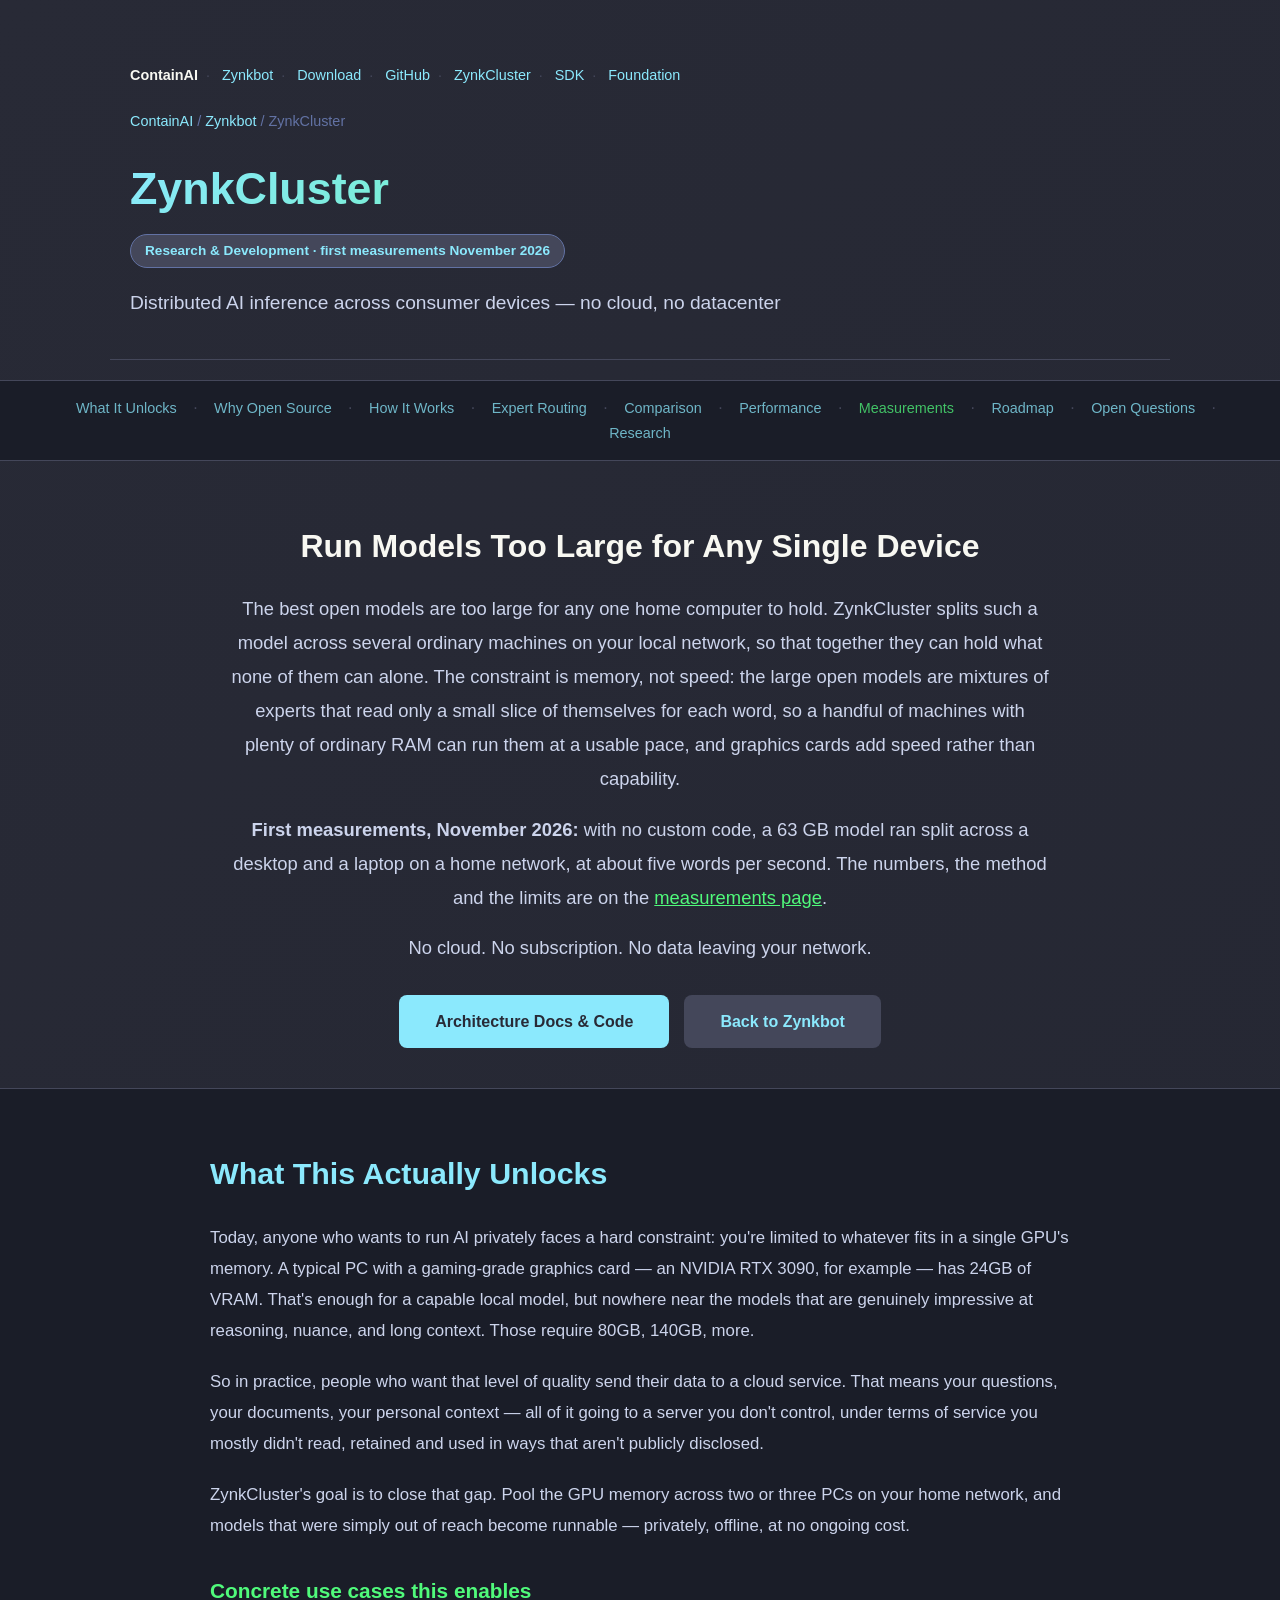
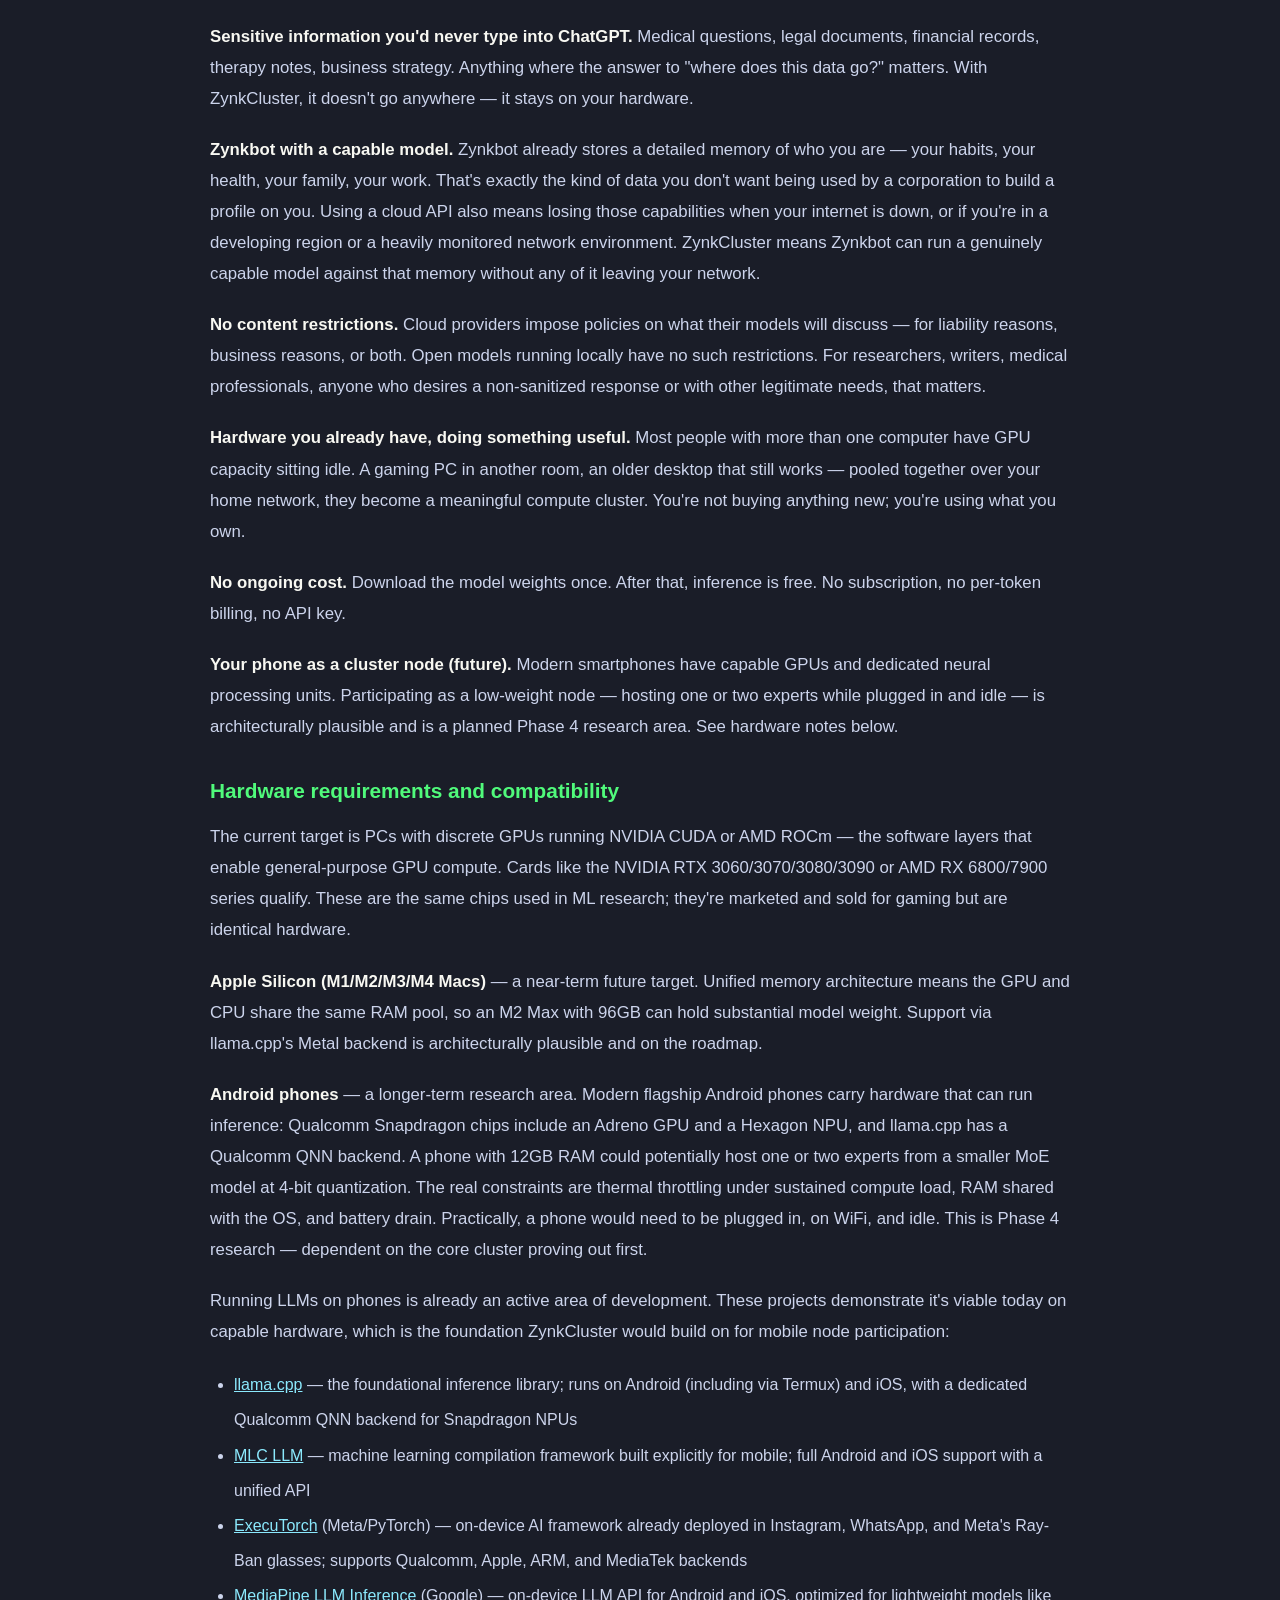
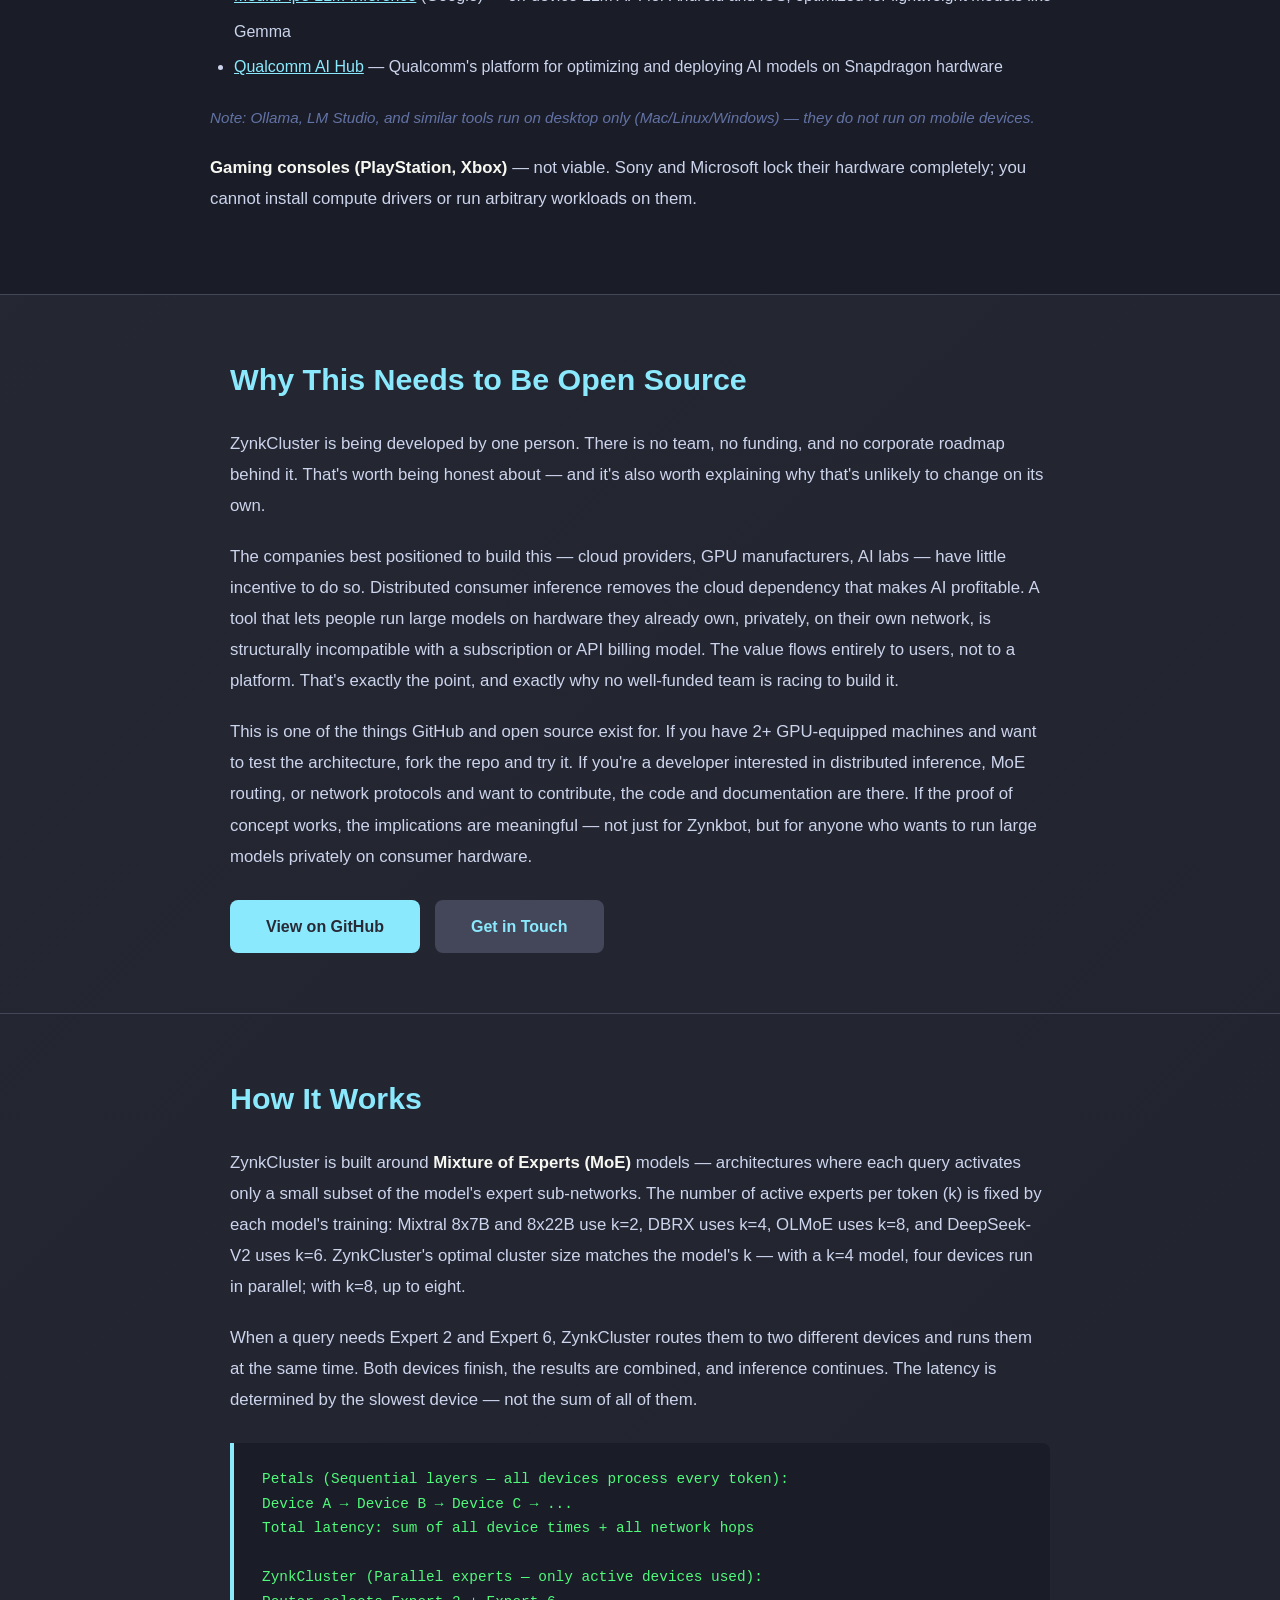
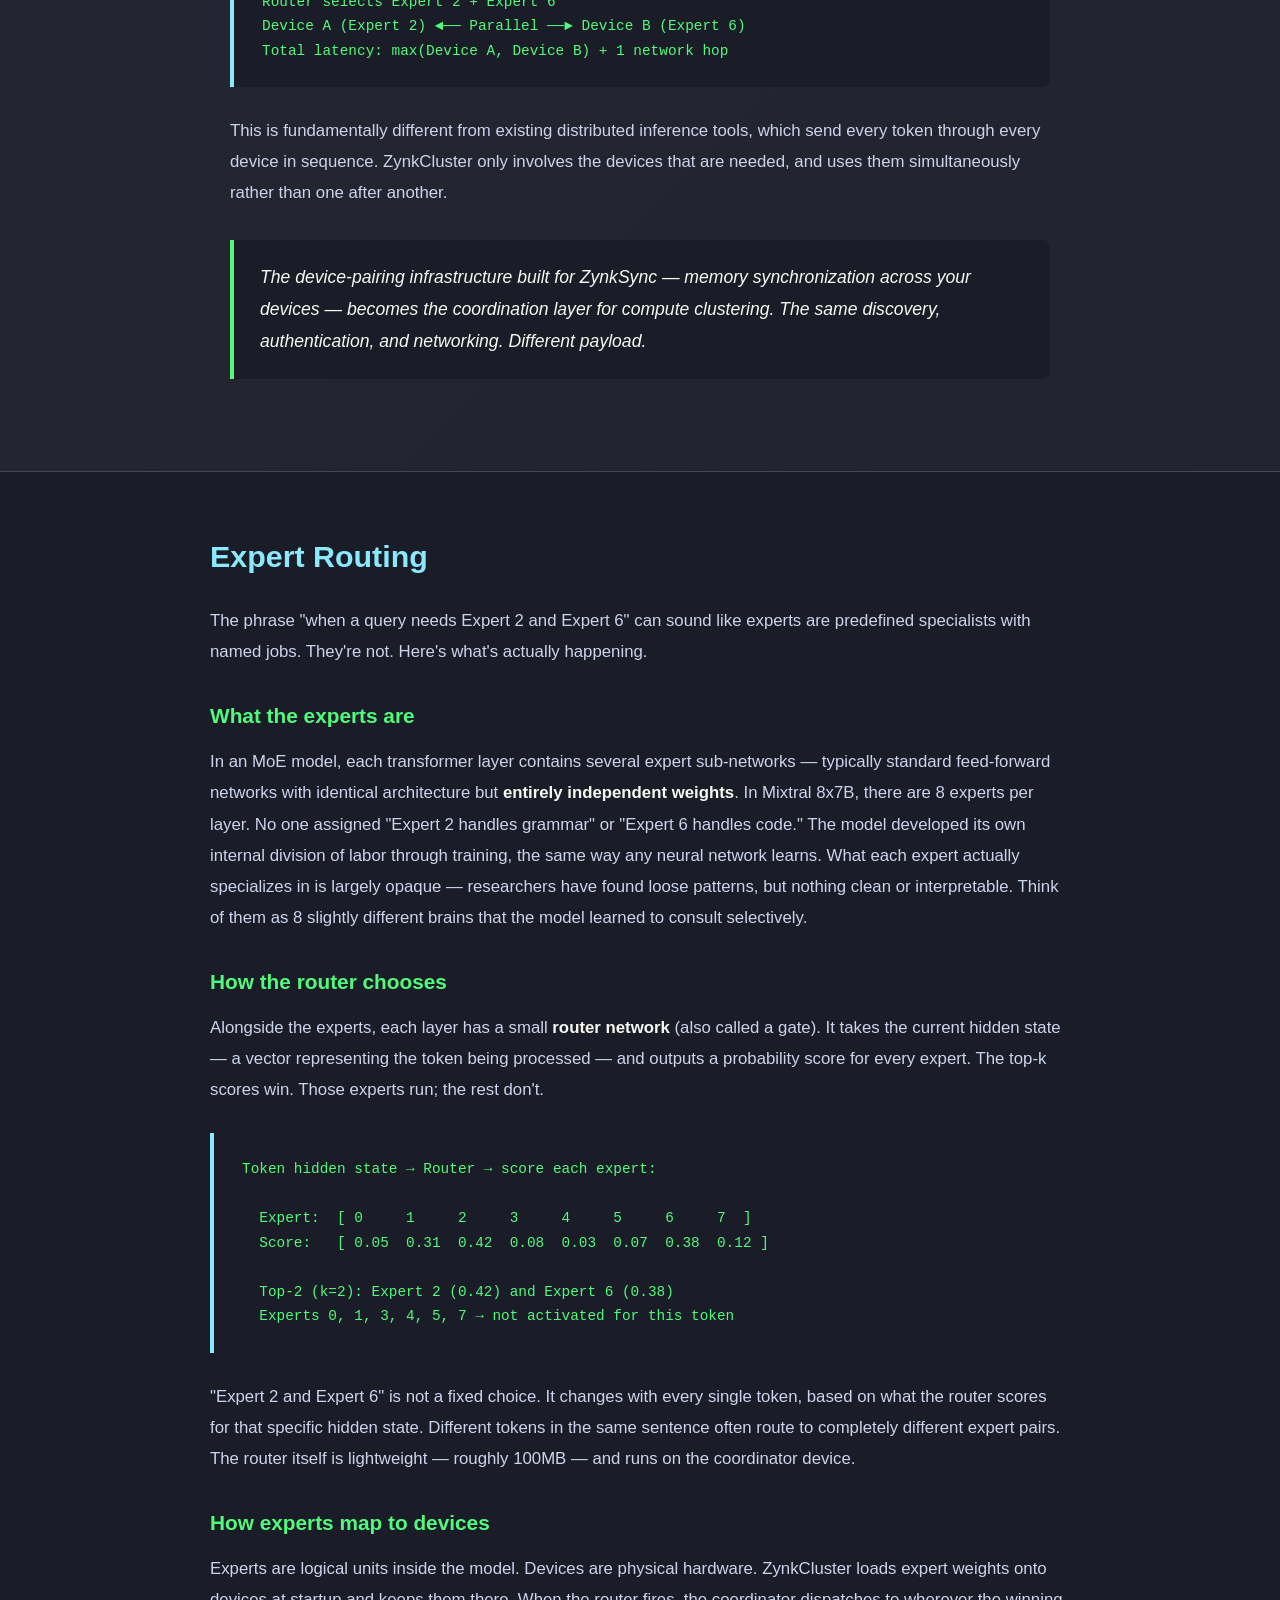
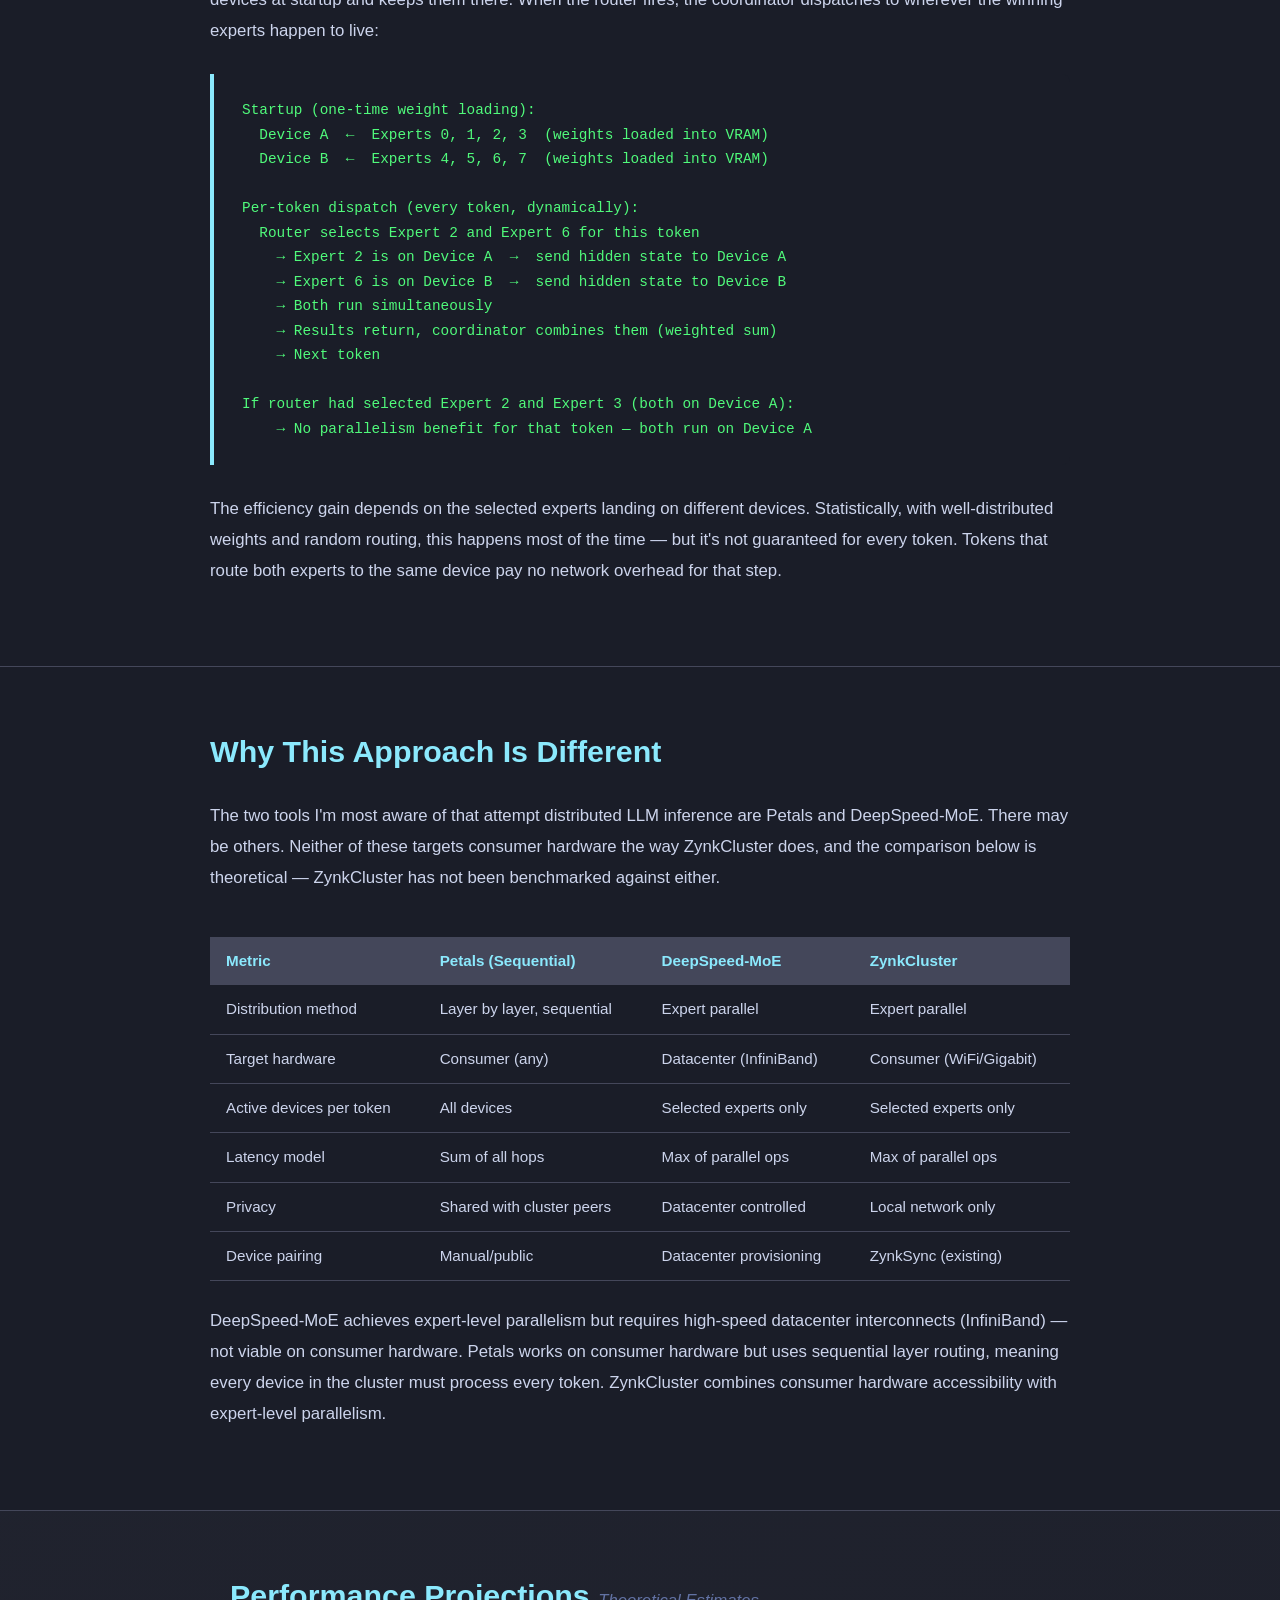
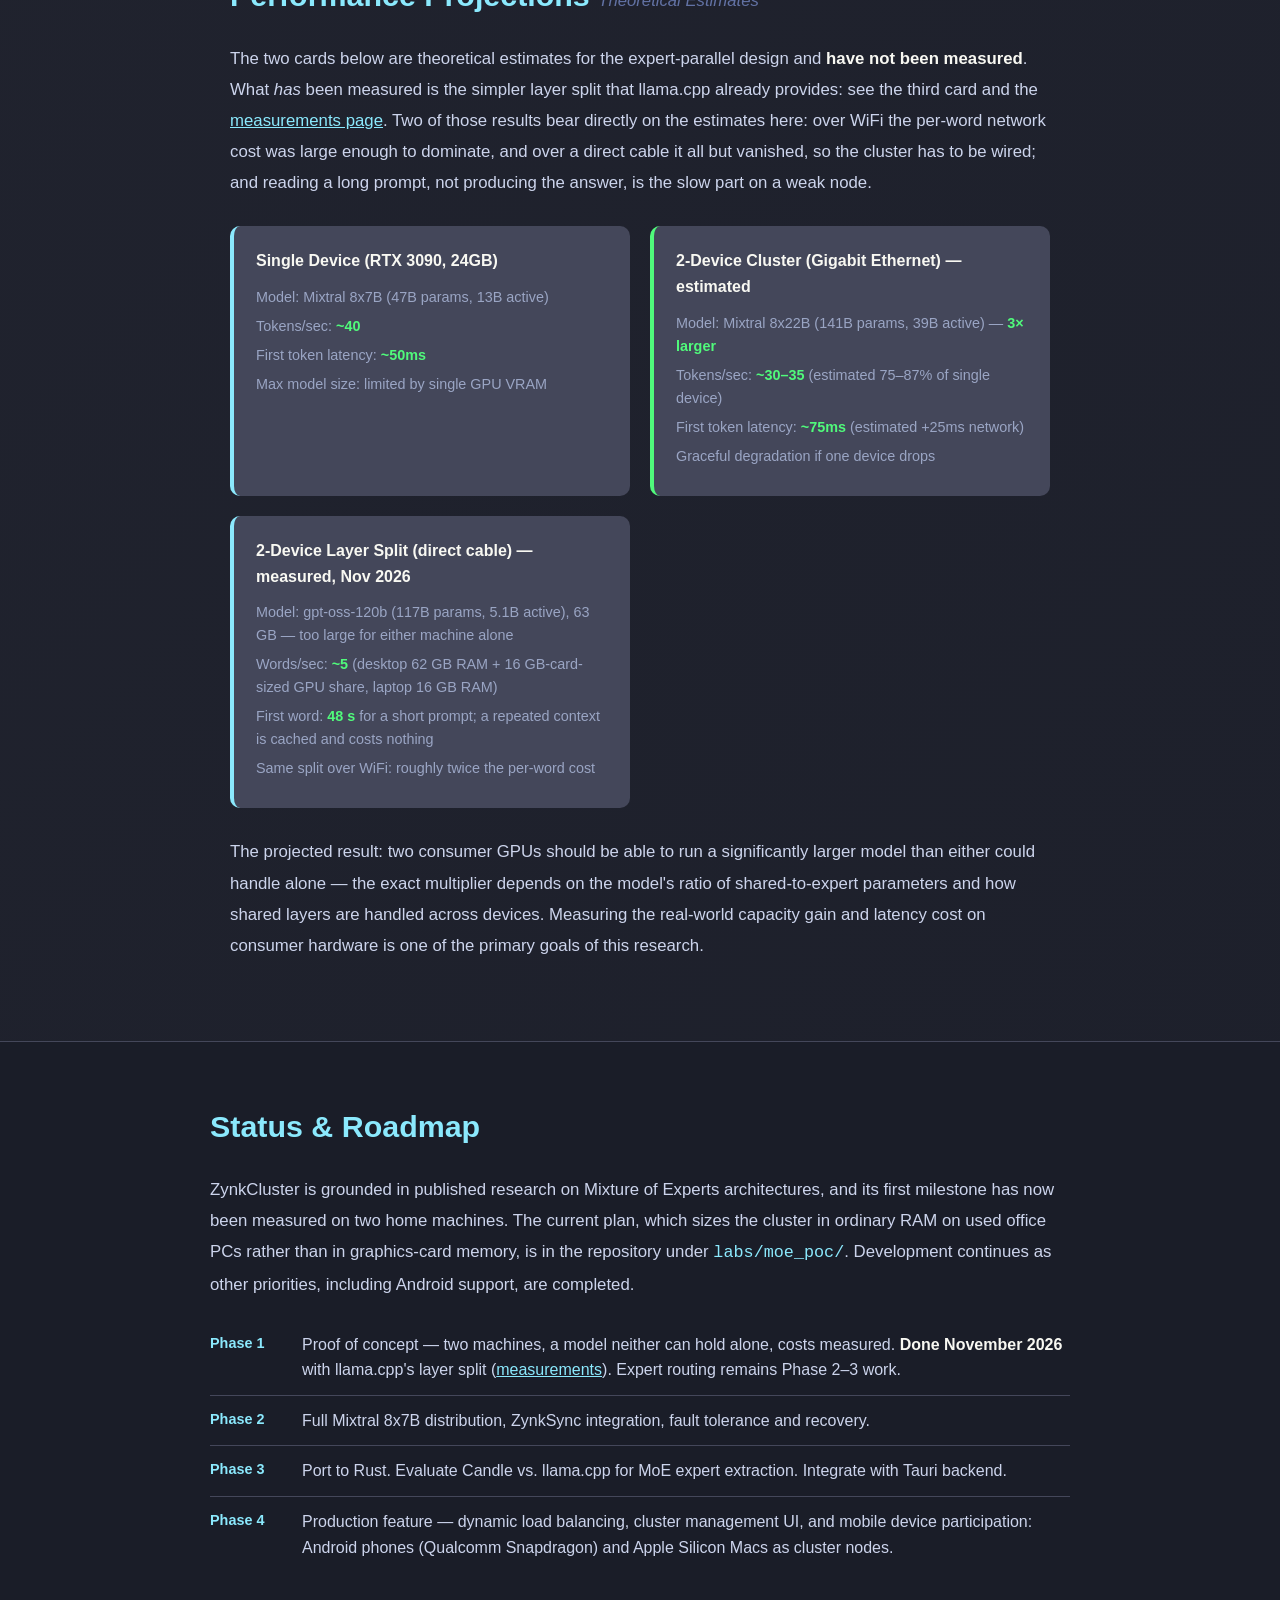
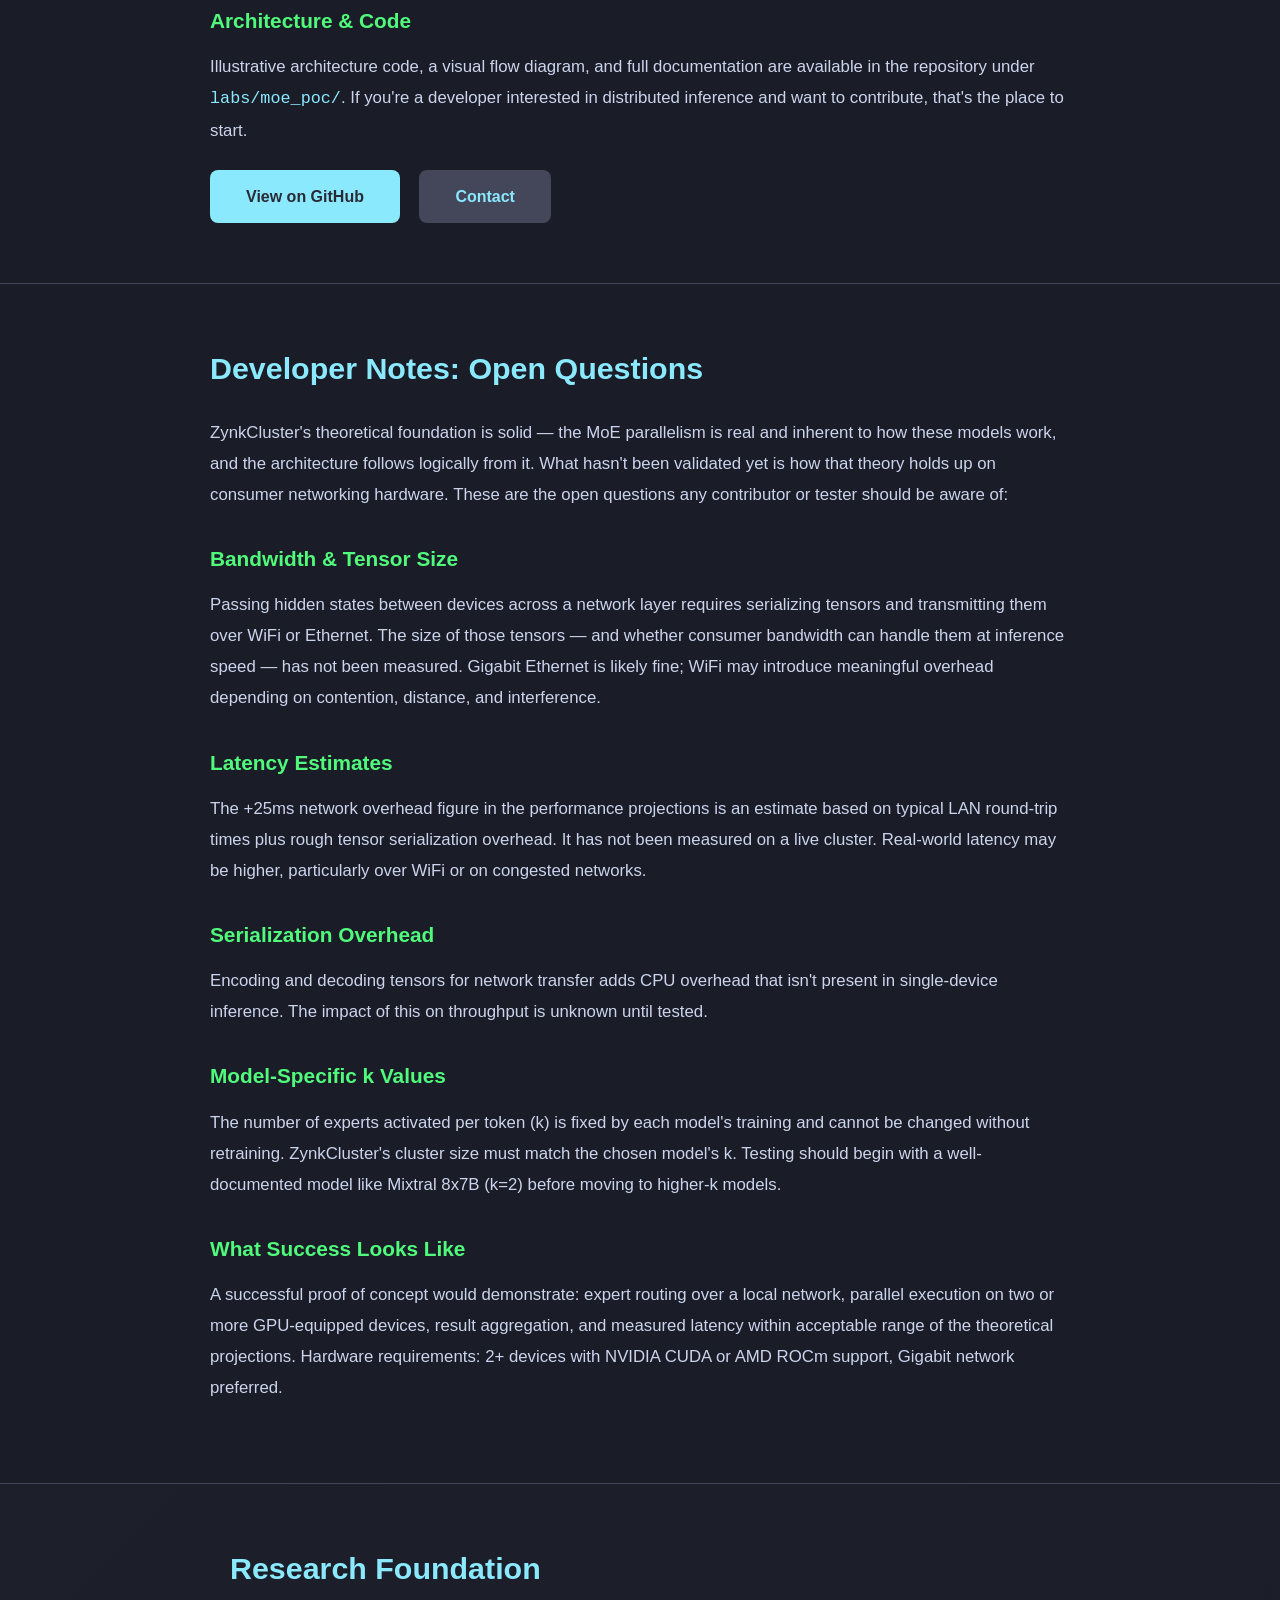
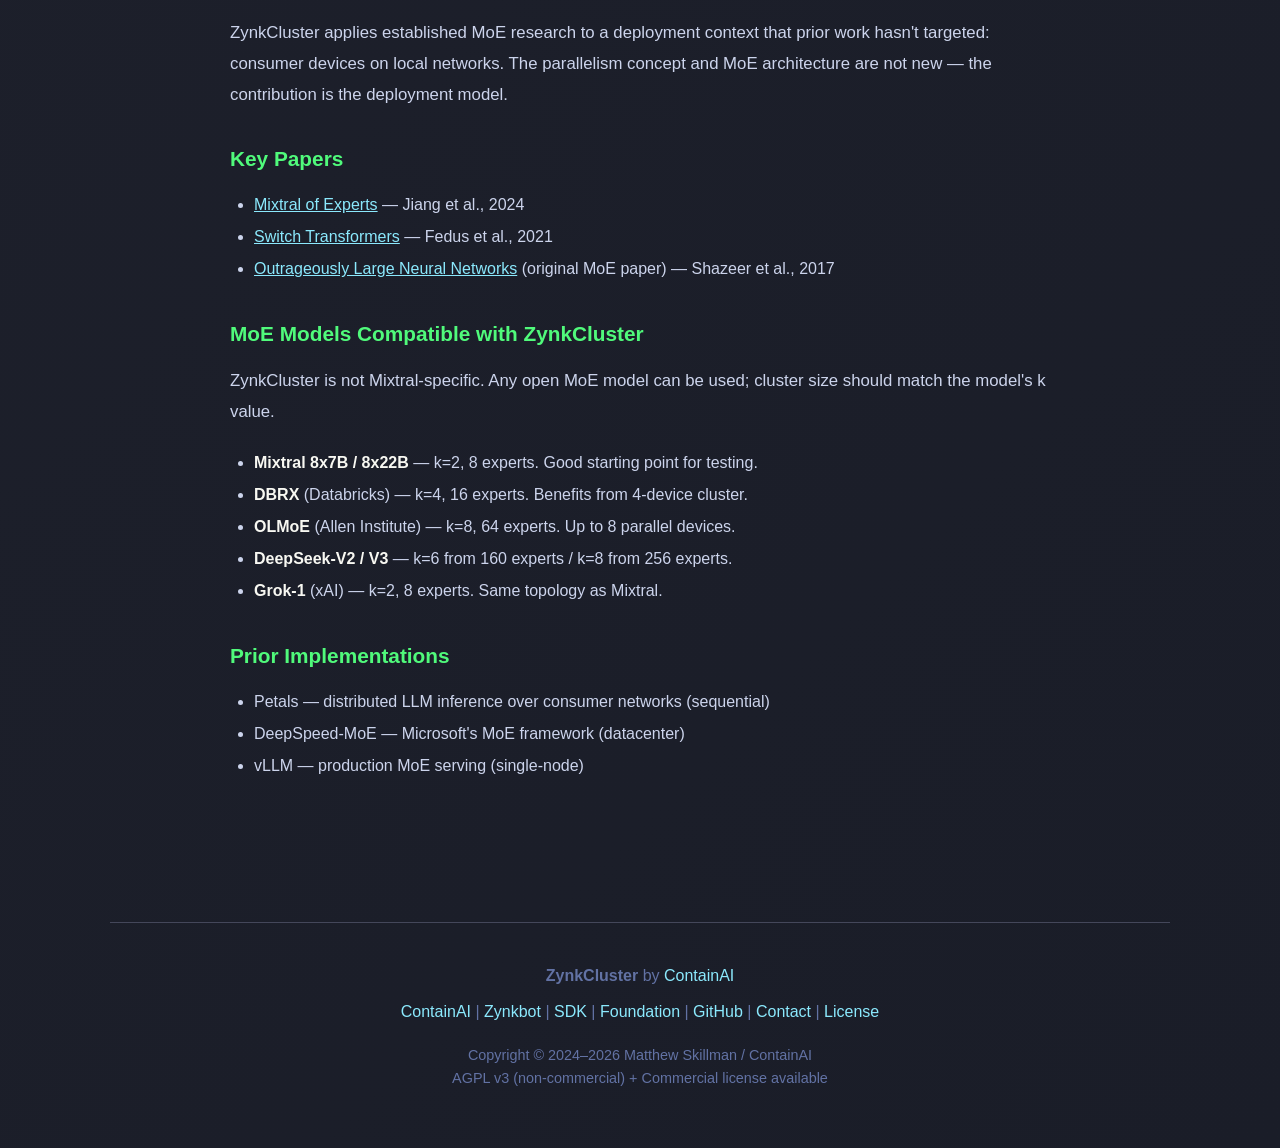
<file: zynkcluster/index.html>
<!DOCTYPE html>
<html lang="en">
<head>
    <meta charset="UTF-8">
    <meta name="viewport" content="width=device-width, initial-scale=1.0">
    <meta name="description" content="ZynkCluster — distributed Mixture of Experts inference across consumer devices on a local network. Run models too large for any single machine, entirely offline.">
    <meta name="keywords" content="ZynkCluster, distributed inference, Mixture of Experts, MoE, local AI, consumer GPU, privacy AI, ContainAI">
    <meta name="author" content="Matthew Skillman">
    <title>ZynkCluster — Distributed AI Inference | ContainAI</title>
    <style>
        * { margin: 0; padding: 0; box-sizing: border-box; }

        body {
            font-family: -apple-system, BlinkMacSystemFont, 'Segoe UI', Roboto, Oxygen, Ubuntu, Cantarell, sans-serif;
            background: linear-gradient(135deg, #282a36 0%, #1a1d28 100%);
            color: #f8f8f2;
            line-height: 1.6;
            min-height: 100vh;
            overflow-x: hidden;
        }

        .container { max-width: 1100px; margin: 0 auto; padding: 20px; }

        header { padding: 40px 20px; border-bottom: 1px solid #44475a; }

        .breadcrumb { font-size: 0.9rem; color: #6272a4; margin-bottom: 20px; }
        .breadcrumb a { color: #8be9fd; text-decoration: none; }
        .breadcrumb a:hover { text-decoration: underline; }

        .logo {
            font-size: 2.8rem;
            font-weight: 700;
            background: linear-gradient(135deg, #8be9fd 0%, #50fa7b 100%);
            -webkit-background-clip: text;
            -webkit-text-fill-color: transparent;
            background-clip: text;
            margin-bottom: 10px;
        }

        .status-badge {
            display: inline-block;
            padding: 5px 14px;
            background: #44475a;
            color: #8be9fd;
            border-radius: 20px;
            font-size: 0.85rem;
            font-weight: 600;
            margin-bottom: 12px;
            border: 1px solid #6272a4;
        }

        .tagline { font-size: 1.2rem; color: #ccd4ec; margin-top: 8px; }

        .hero {
            padding: 60px 20px 40px;
            text-align: center;
            max-width: 860px;
            margin: 0 auto;
        }

        .hero h2 { font-size: 2rem; color: #f8f8f2; margin-bottom: 20px; }
        .hero p { font-size: 1.15rem; color: #ccd4ec; margin-bottom: 16px; line-height: 1.85; }

        .cta-section {
            display: flex;
            gap: 15px;
            justify-content: center;
            flex-wrap: wrap;
            margin-top: 30px;
        }

        .cta-button {
            display: inline-block;
            padding: 14px 36px;
            background: #8be9fd;
            color: #282a36;
            text-decoration: none;
            border-radius: 8px;
            font-weight: 600;
            font-size: 1rem;
            transition: all 0.3s ease;
        }

        .cta-button:hover { background: #50fa7b; transform: translateY(-2px); }
        .cta-button.secondary { background: #44475a; color: #8be9fd; }
        .cta-button.secondary:hover { background: #6272a4; }

        .section-divider { border: none; border-top: 1px solid #44475a; margin: 0; }

        .content-section {
            padding: 60px 20px;
            max-width: 860px;
            margin: 0 auto;
        }

        .content-section h2 { font-size: 1.9rem; color: #8be9fd; margin-bottom: 24px; }
        .content-section h3 { font-size: 1.3rem; color: #50fa7b; margin-top: 32px; margin-bottom: 14px; }
        .content-section p { font-size: 1.05rem; color: #ccd4ec; margin-bottom: 20px; line-height: 1.85; }
        .content-section strong { color: #f8f8f2; }

        .section-dark {
            background: #1a1d28;
            padding: 60px 20px;
        }

        .section-dark .content-inner { max-width: 860px; margin: 0 auto; }
        .section-dark h2 { font-size: 1.9rem; color: #8be9fd; margin-bottom: 24px; }
        .section-dark h3 { font-size: 1.3rem; color: #50fa7b; margin-top: 32px; margin-bottom: 14px; }
        .section-dark p { font-size: 1.05rem; color: #ccd4ec; margin-bottom: 20px; line-height: 1.85; }
        .section-dark strong { color: #f8f8f2; }

        .diagram-block {
            background: #1a1d28;
            border-left: 4px solid #8be9fd;
            border-radius: 0 8px 8px 0;
            padding: 24px 28px;
            margin: 28px 0;
            overflow-x: auto;
        }

        .diagram-block pre {
            font-family: 'Courier New', monospace;
            font-size: 0.9rem;
            color: #50fa7b;
            line-height: 1.7;
            white-space: pre;
        }

        .comparison-table {
            width: 100%;
            border-collapse: collapse;
            margin: 24px 0;
            font-size: 0.95rem;
        }

        .comparison-table th {
            background: #44475a;
            color: #8be9fd;
            padding: 12px 16px;
            text-align: left;
            font-weight: 600;
        }

        .comparison-table td {
            padding: 12px 16px;
            border-bottom: 1px solid #44475a;
            color: #ccd4ec;
            vertical-align: top;
        }

        .comparison-table tr:hover td { background: #2d2f40; }

        .stat-grid {
            display: grid;
            grid-template-columns: 1fr 1fr;
            gap: 20px;
            margin: 28px 0;
        }

        .stat-card {
            background: #44475a;
            border-radius: 10px;
            padding: 22px;
            border-left: 4px solid #8be9fd;
        }

        .stat-card:nth-child(2) { border-left-color: #50fa7b; }

        .stat-card h4 { color: #f8f8f2; margin-bottom: 12px; font-size: 1rem; }
        .stat-card p { color: #9aa5c4; font-size: 0.9rem; margin-bottom: 6px; line-height: 1.6; }
        .stat-card .highlight { color: #50fa7b; font-weight: 600; }

        .roadmap-list {
            list-style: none;
            padding: 0;
            margin: 20px 0;
        }

        .roadmap-list li {
            padding: 12px 0;
            border-bottom: 1px solid #44475a;
            color: #ccd4ec;
            font-size: 1rem;
            display: flex;
            align-items: flex-start;
            gap: 12px;
        }

        .roadmap-list li:last-child { border-bottom: none; }

        .roadmap-list .phase {
            color: #8be9fd;
            font-weight: 600;
            min-width: 80px;
            font-size: 0.9rem;
        }

        .pull-quote {
            background: #1a1d28;
            border-left: 4px solid #50fa7b;
            padding: 22px 26px;
            border-radius: 0 8px 8px 0;
            margin: 32px 0;
        }

        .pull-quote p {
            font-size: 1.1rem;
            color: #f8f8f2;
            font-style: italic;
            margin: 0;
            line-height: 1.8;
        }

        footer {
            text-align: center;
            padding: 40px 20px;
            border-top: 1px solid #44475a;
            color: #6272a4;
            margin-top: 60px;
        }

        footer a { color: #8be9fd; text-decoration: none; }
        footer a:hover { text-decoration: underline; }

        /* Section nav */
        .section-nav {
            background: #1a1d28;
            border-top: 1px solid #44475a;
            border-bottom: 1px solid #44475a;
            padding: 14px 20px;
            text-align: center;
            position: sticky;
            top: 0;
            z-index: 100;
        }

        .section-nav a {
            color: #8be9fd;
            text-decoration: none;
            font-size: 0.9rem;
            margin: 0 12px;
            opacity: 0.75;
            transition: opacity 0.2s;
            white-space: nowrap;
        }

        .section-nav a:hover { opacity: 1; }
        .section-nav .sep { color: #44475a; }

        @media (max-width: 768px) {
            .logo { font-size: 2rem; }
            .hero h2 { font-size: 1.5rem; }
            .stat-grid { grid-template-columns: 1fr; }
            .comparison-table { font-size: 0.85rem; }
            .comparison-table th, .comparison-table td { padding: 10px 10px; }
            .diagram-block pre { font-size: 0.75rem; }
            .section-nav { overflow-x: auto; white-space: nowrap; text-align: left; padding: 12px 16px; }
        }

        /* Site navigation row — the same links on every page of the site */
        .site-nav { font-size: 0.9rem; line-height: 2.2; margin-bottom: 18px; }
        .site-nav a { color: #8be9fd; text-decoration: none; white-space: nowrap; }
        .site-nav a:hover { color: #50fa7b; }
        .site-nav .home { color: #f8f8f2; font-weight: 600; }
        .site-nav .sep { color: #44475a; margin: 0 8px; }
    </style>
    <!-- Privacy-friendly analytics by Plausible -->
    <script async src="https://plausible.io/js/pa-YPcZLzhPUW1c9LTmUFGL_.js"></script>
    <script>
      window.plausible=window.plausible||function(){(plausible.q=plausible.q||[]).push(arguments)},plausible.init=plausible.init||function(i){plausible.o=i||{}};
      plausible.init()
    </script>
</head>
<body>
    <div class="container">
        <header>
            <nav class="site-nav">
                <a class="home" href="../">ContainAI</a><span class="sep">·</span>
                <a href="../zynkbot/">Zynkbot</a><span class="sep">·</span>
                <a href="../zynkbot/#download">Download</a><span class="sep">·</span>
                <a href="https://github.com/MSkill1/zynkbot">GitHub</a><span class="sep">·</span>
                <a href="../zynkcluster/">ZynkCluster</a><span class="sep">·</span>
                <a href="../sdk/">SDK</a><span class="sep">·</span>
                <a href="../foundation/">Foundation</a>
            </nav>
            <div class="breadcrumb">
                <a href="../">ContainAI</a> / <a href="../zynkbot/">Zynkbot</a> / ZynkCluster
            </div>
            <div class="logo">ZynkCluster</div>
            <div class="status-badge">Research &amp; Development · first measurements November 2026</div>
            <div class="tagline">Distributed AI inference across consumer devices — no cloud, no datacenter</div>
        </header>
    </div>

    <nav class="section-nav">
        <a href="#unlocks">What It Unlocks</a><span class="sep"> · </span>
        <a href="#open-source">Why Open Source</a><span class="sep"> · </span>
        <a href="#how-it-works">How It Works</a><span class="sep"> · </span>
        <a href="#routing">Expert Routing</a><span class="sep"> · </span>
        <a href="#comparison">Comparison</a><span class="sep"> · </span>
        <a href="#performance">Performance</a><span class="sep"> · </span>
        <a href="measurements/" style="color:#50fa7b">Measurements</a><span class="sep"> · </span>
        <a href="#roadmap">Roadmap</a><span class="sep"> · </span>
        <a href="#questions">Open Questions</a><span class="sep"> · </span>
        <a href="#research">Research</a>
    </nav>

    <section class="hero">
        <h2>Run Models Too Large for Any Single Device</h2>
        <p>
            The best open models are too large for any one home computer to hold. ZynkCluster
            splits such a model across several ordinary machines on your local network, so that
            together they can hold what none of them can alone. The constraint is memory, not
            speed: the large open models are mixtures of experts that read only a small slice of
            themselves for each word, so a handful of machines with plenty of ordinary RAM can run
            them at a usable pace, and graphics cards add speed rather than capability.
        </p>
        <p>
            <strong>First measurements, November 2026:</strong> with no custom code, a 63 GB model ran
            split across a desktop and a laptop on a home network, at about five words per second.
            The numbers, the method and the limits are on the
            <a href="measurements/" style="color:#50fa7b">measurements page</a>.
        </p>
        <p>
            No cloud. No subscription. No data leaving your network.
        </p>
        <div class="cta-section">
            <a href="https://github.com/MSkill1/zynkbot/tree/main/labs/moe_poc" class="cta-button">Architecture Docs &amp; Code</a>
            <a href="../zynkbot/" class="cta-button secondary">Back to Zynkbot</a>
        </div>
    </section>

    <hr class="section-divider">

    <div id="unlocks" class="section-dark">
        <div class="content-inner">
            <h2>What This Actually Unlocks</h2>
            <p>
                Today, anyone who wants to run AI privately faces a hard constraint: you're limited
                to whatever fits in a single GPU's memory. A typical PC with a gaming-grade graphics
                card — an NVIDIA RTX 3090, for example — has 24GB of VRAM. That's enough for a
                capable local model, but nowhere near the models that are genuinely impressive at
                reasoning, nuance, and long context. Those require 80GB, 140GB, more.
            </p>
            <p>
                So in practice, people who want that level of quality send their data to a cloud
                service. That means your questions, your documents, your personal context — all of
                it going to a server you don't control, under terms of service you mostly didn't read,
                retained and used in ways that aren't publicly disclosed.
            </p>
            <p>
                ZynkCluster's goal is to close that gap. Pool the GPU memory across two or three
                PCs on your home network, and models that were simply out of reach become runnable —
                privately, offline, at no ongoing cost.
            </p>

            <h3>Concrete use cases this enables</h3>

            <p><strong>Sensitive information you'd never type into ChatGPT.</strong> Medical questions,
            legal documents, financial records, therapy notes, business strategy. Anything where the
            answer to "where does this data go?" matters. With ZynkCluster, it doesn't go anywhere —
            it stays on your hardware.</p>

            <p><strong>Zynkbot with a capable model.</strong> Zynkbot already stores a detailed memory
            of who you are — your habits, your health, your family, your work. That's exactly the kind
            of data you don't want being used by a corporation to build a profile on you. Using a cloud
            API also means losing those capabilities when your internet is down, or if you're in a
            developing region or a heavily monitored network environment. ZynkCluster means Zynkbot
            can run a genuinely capable model against that memory without any of it leaving
            your network.</p>

            <p><strong>No content restrictions.</strong> Cloud providers impose policies on what their
            models will discuss — for liability reasons, business reasons, or both. Open models running
            locally have no such restrictions. For researchers, writers, medical professionals, anyone who desires a non-sanitized response or with 
            other legitimate needs, that matters.</p>

            <p><strong>Hardware you already have, doing something useful.</strong> Most people with
            more than one computer have GPU capacity sitting idle. A gaming PC in another room, an
            older desktop that still works — pooled together over your home network, they become a
            meaningful compute cluster. You're not buying anything new; you're using what you own.</p>

            <p><strong>No ongoing cost.</strong> Download the model weights once. After that, inference
            is free. No subscription, no per-token billing, no API key.</p>

            <p><strong>Your phone as a cluster node (future).</strong> Modern smartphones have capable
            GPUs and dedicated neural processing units. Participating as a low-weight node — hosting
            one or two experts while plugged in and idle — is architecturally plausible and is a
            planned Phase 4 research area. See hardware notes below.</p>

            <h3>Hardware requirements and compatibility</h3>
            <p>
                The current target is PCs with discrete GPUs running NVIDIA CUDA or AMD ROCm — the
                software layers that enable general-purpose GPU compute. Cards like the NVIDIA RTX
                3060/3070/3080/3090 or AMD RX 6800/7900 series qualify. These are the same chips used
                in ML research; they're marketed and sold for gaming but are identical hardware.
            </p>
            <p>
                <strong>Apple Silicon (M1/M2/M3/M4 Macs)</strong> — a near-term future target.
                Unified memory architecture means the GPU and CPU share the same RAM pool, so an M2
                Max with 96GB can hold substantial model weight. Support via llama.cpp's Metal backend
                is architecturally plausible and on the roadmap.
            </p>
            <p>
                <strong>Android phones</strong> — a longer-term research area. Modern flagship
                Android phones carry hardware that can run inference: Qualcomm Snapdragon chips include
                an Adreno GPU and a Hexagon NPU, and llama.cpp has a Qualcomm QNN backend. A phone
                with 12GB RAM could potentially host one or two experts from a smaller MoE model at
                4-bit quantization. The real constraints are thermal throttling under sustained compute
                load, RAM shared with the OS, and battery drain. Practically, a phone would need to be
                plugged in, on WiFi, and idle. This is Phase 4 research — dependent on the core
                cluster proving out first.
            </p>
            <p>
                Running LLMs on phones is already an active area of development. These projects
                demonstrate it's viable today on capable hardware, which is the foundation ZynkCluster
                would build on for mobile node participation:
            </p>
            <ul style="padding-left: 24px; color: #ccd4ec; font-size: 1rem; line-height: 2.2; margin-bottom: 20px;">
                <li><a href="https://github.com/ggml-org/llama.cpp" style="color: #8be9fd;">llama.cpp</a> — the foundational inference library; runs on Android (including via Termux) and iOS, with a dedicated Qualcomm QNN backend for Snapdragon NPUs</li>
                <li><a href="https://github.com/mlc-ai/mlc-llm" style="color: #8be9fd;">MLC LLM</a> — machine learning compilation framework built explicitly for mobile; full Android and iOS support with a unified API</li>
                <li><a href="https://github.com/pytorch/executorch" style="color: #8be9fd;">ExecuTorch</a> (Meta/PyTorch) — on-device AI framework already deployed in Instagram, WhatsApp, and Meta's Ray-Ban glasses; supports Qualcomm, Apple, ARM, and MediaTek backends</li>
                <li><a href="https://ai.google.dev/edge/mediapipe/solutions/genai/llm_inference" style="color: #8be9fd;">MediaPipe LLM Inference</a> (Google) — on-device LLM API for Android and iOS, optimized for lightweight models like Gemma</li>
                <li><a href="https://aihub.qualcomm.com/" style="color: #8be9fd;">Qualcomm AI Hub</a> — Qualcomm's platform for optimizing and deploying AI models on Snapdragon hardware</li>
            </ul>
            <p style="font-size: 0.95rem; color: #6272a4; font-style: italic;">
                Note: Ollama, LM Studio, and similar tools run on desktop only (Mac/Linux/Windows) — they do not run on mobile devices.
            </p>
            <p>
                <strong>Gaming consoles (PlayStation, Xbox)</strong> — not viable. Sony and Microsoft
                lock their hardware completely; you cannot install compute drivers or run arbitrary
                workloads on them.
            </p>
        </div>
    </div>

    <hr class="section-divider">

    <section id="open-source" class="content-section">
        <h2>Why This Needs to Be Open Source</h2>
        <p>
            ZynkCluster is being developed by one person. There is no team, no funding, and no
            corporate roadmap behind it. That's worth being honest about — and it's also worth
            explaining why that's unlikely to change on its own.
        </p>
        <p>
            The companies best positioned to build this — cloud providers, GPU manufacturers,
            AI labs — have little incentive to do so. Distributed consumer inference removes the cloud
            dependency that makes AI profitable. A tool that lets people run large models on
            hardware they already own, privately, on their own network, is structurally
            incompatible with a subscription or API billing model. The value flows entirely to
            users, not to a platform. That's exactly the point, and exactly why no well-funded
            team is racing to build it.
        </p>
        <p>
            This is one of the things GitHub and open source exist for. If you have 2+ GPU-equipped
            machines and want to test the architecture, fork the repo and try it. If you're a
            developer interested in distributed inference, MoE routing, or network protocols and
            want to contribute, the code and documentation are there. If the proof of concept
            works, the implications are meaningful — not just for Zynkbot, but for anyone who
            wants to run large models privately on consumer hardware.
        </p>
        <div style="margin-top: 28px; display: flex; gap: 15px; flex-wrap: wrap;">
            <a href="https://github.com/MSkill1/zynkbot/tree/main/labs/moe_poc" class="cta-button">View on GitHub</a>
            <a href="mailto:matt@containai.ai" class="cta-button secondary">Get in Touch</a>
        </div>
    </section>

    <hr class="section-divider">

    <section id="how-it-works" class="content-section">
        <h2>How It Works</h2>
        <p>
            ZynkCluster is built around <strong>Mixture of Experts (MoE)</strong> models —
            architectures where each query activates only a small subset of the model's expert
            sub-networks. The number of active experts per token (k) is fixed by each model's
            training: Mixtral 8x7B and 8x22B use k=2, DBRX uses k=4, OLMoE uses k=8, and
            DeepSeek-V2 uses k=6. ZynkCluster's optimal cluster size matches the model's k —
            with a k=4 model, four devices run in parallel; with k=8, up to eight.
        </p>
        <p>
            When a query needs Expert 2 and Expert 6, ZynkCluster routes them to two different
            devices and runs them at the same time. Both devices finish, the results are combined,
            and inference continues. The latency is determined by the slowest device — not the
            sum of all of them.
        </p>

        <div class="diagram-block">
            <pre>Petals (Sequential layers — all devices process every token):
Device A → Device B → Device C → ...
Total latency: sum of all device times + all network hops

ZynkCluster (Parallel experts — only active devices used):
Router selects Expert 2 + Expert 6
Device A (Expert 2) ◄── Parallel ──► Device B (Expert 6)
Total latency: max(Device A, Device B) + 1 network hop</pre>
        </div>

        <p>
            This is fundamentally different from existing distributed inference tools, which send
            every token through every device in sequence. ZynkCluster only involves the devices
            that are needed, and uses them simultaneously rather than one after another.
        </p>

        <div class="pull-quote">
            <p>
                The device-pairing infrastructure built for ZynkSync — memory synchronization across
                your devices — becomes the coordination layer for compute clustering. The same
                discovery, authentication, and networking. Different payload.
            </p>
        </div>
    </section>

    <hr class="section-divider">

    <div id="routing" class="section-dark">
        <div class="content-inner">
            <h2>Expert Routing</h2>
            <p>
                The phrase "when a query needs Expert 2 and Expert 6" can sound like experts are
                predefined specialists with named jobs. They're not. Here's what's actually happening.
            </p>

            <h3>What the experts are</h3>
            <p>
                In an MoE model, each transformer layer contains several expert sub-networks —
                typically standard feed-forward networks with identical architecture but
                <strong>entirely independent weights</strong>. In Mixtral 8x7B, there are 8 experts
                per layer. No one assigned "Expert 2 handles grammar" or "Expert 6 handles code."
                The model developed its own internal division of labor through training, the same
                way any neural network learns. What each expert actually specializes in is largely
                opaque — researchers have found loose patterns, but nothing clean or interpretable.
                Think of them as 8 slightly different brains that the model learned to consult selectively.
            </p>

            <h3>How the router chooses</h3>
            <p>
                Alongside the experts, each layer has a small <strong>router network</strong> (also
                called a gate). It takes the current hidden state — a vector representing the token
                being processed — and outputs a probability score for every expert. The top-k scores
                win. Those experts run; the rest don't.
            </p>

            <div class="diagram-block">
                <pre>Token hidden state → Router → score each expert:

  Expert:  [ 0     1     2     3     4     5     6     7  ]
  Score:   [ 0.05  0.31  0.42  0.08  0.03  0.07  0.38  0.12 ]

  Top-2 (k=2): Expert 2 (0.42) and Expert 6 (0.38)
  Experts 0, 1, 3, 4, 5, 7 → not activated for this token</pre>
            </div>

            <p>
                "Expert 2 and Expert 6" is not a fixed choice. It changes with every single token,
                based on what the router scores for that specific hidden state. Different tokens in
                the same sentence often route to completely different expert pairs. The router itself
                is lightweight — roughly 100MB — and runs on the coordinator device.
            </p>

            <h3>How experts map to devices</h3>
            <p>
                Experts are logical units inside the model. Devices are physical hardware. ZynkCluster
                loads expert weights onto devices at startup and keeps them there. When the router
                fires, the coordinator dispatches to wherever the winning experts happen to live:
            </p>

            <div class="diagram-block">
                <pre>Startup (one-time weight loading):
  Device A  ←  Experts 0, 1, 2, 3  (weights loaded into VRAM)
  Device B  ←  Experts 4, 5, 6, 7  (weights loaded into VRAM)

Per-token dispatch (every token, dynamically):
  Router selects Expert 2 and Expert 6 for this token
    → Expert 2 is on Device A  →  send hidden state to Device A
    → Expert 6 is on Device B  →  send hidden state to Device B
    → Both run simultaneously
    → Results return, coordinator combines them (weighted sum)
    → Next token

If router had selected Expert 2 and Expert 3 (both on Device A):
    → No parallelism benefit for that token — both run on Device A</pre>
            </div>

            <p>
                The efficiency gain depends on the selected experts landing on different devices.
                Statistically, with well-distributed weights and random routing, this happens most
                of the time — but it's not guaranteed for every token. Tokens that route both
                experts to the same device pay no network overhead for that step.
            </p>
        </div>
    </div>

    <hr class="section-divider">

    <div id="comparison" class="section-dark">
        <div class="content-inner">
            <h2>Why This Approach Is Different</h2>

            <p>
                The two tools I'm most aware of that attempt distributed LLM inference are Petals
                and DeepSpeed-MoE. There may be others. Neither of these targets consumer hardware
                the way ZynkCluster does, and the comparison below is theoretical — ZynkCluster
                has not been benchmarked against either.
            </p>

            <div style="overflow-x: auto;">
            <table class="comparison-table">
                <thead>
                    <tr>
                        <th>Metric</th>
                        <th>Petals (Sequential)</th>
                        <th>DeepSpeed-MoE</th>
                        <th>ZynkCluster</th>
                    </tr>
                </thead>
                <tbody>
                    <tr>
                        <td>Distribution method</td>
                        <td>Layer by layer, sequential</td>
                        <td>Expert parallel</td>
                        <td>Expert parallel</td>
                    </tr>
                    <tr>
                        <td>Target hardware</td>
                        <td>Consumer (any)</td>
                        <td>Datacenter (InfiniBand)</td>
                        <td>Consumer (WiFi/Gigabit)</td>
                    </tr>
                    <tr>
                        <td>Active devices per token</td>
                        <td>All devices</td>
                        <td>Selected experts only</td>
                        <td>Selected experts only</td>
                    </tr>
                    <tr>
                        <td>Latency model</td>
                        <td>Sum of all hops</td>
                        <td>Max of parallel ops</td>
                        <td>Max of parallel ops</td>
                    </tr>
                    <tr>
                        <td>Privacy</td>
                        <td>Shared with cluster peers</td>
                        <td>Datacenter controlled</td>
                        <td>Local network only</td>
                    </tr>
                    <tr>
                        <td>Device pairing</td>
                        <td>Manual/public</td>
                        <td>Datacenter provisioning</td>
                        <td>ZynkSync (existing)</td>
                    </tr>
                </tbody>
            </table>
            </div>

            <p>
                DeepSpeed-MoE achieves expert-level parallelism but requires high-speed datacenter
                interconnects (InfiniBand) — not viable on consumer hardware. Petals works on consumer
                hardware but uses sequential layer routing, meaning every device in the cluster
                must process every token. ZynkCluster combines consumer hardware accessibility
                with expert-level parallelism.
            </p>
        </div>
    </div>

    <hr class="section-divider">

    <section id="performance" class="content-section">
        <h2>Performance Projections <span style="font-size: 0.55em; color: #6272a4; font-weight: 400; font-style: italic;">Theoretical Estimates</span></h2>
        <p>
            The two cards below are theoretical estimates for the expert-parallel design and
            <strong>have not been measured</strong>. What <em>has</em> been measured is the simpler
            layer split that llama.cpp already provides: see the third card and the
            <a href="measurements/" style="color:#8be9fd">measurements page</a>. Two of those results
            bear directly on the estimates here: over WiFi the per-word network cost was large enough
            to dominate, and over a direct cable it all but vanished, so the cluster has to be wired;
            and reading a long prompt, not producing the answer, is the slow part on a weak node.
        </p>

        <div class="stat-grid">
            <div class="stat-card">
                <h4>Single Device (RTX 3090, 24GB)</h4>
                <p>Model: Mixtral 8x7B (47B params, 13B active)</p>
                <p>Tokens/sec: <span class="highlight">~40</span></p>
                <p>First token latency: <span class="highlight">~50ms</span></p>
                <p>Max model size: limited by single GPU VRAM</p>
            </div>
            <div class="stat-card">
                <h4>2-Device Cluster (Gigabit Ethernet) — estimated</h4>
                <p>Model: Mixtral 8x22B (141B params, 39B active) — <span class="highlight">3× larger</span></p>
                <p>Tokens/sec: <span class="highlight">~30–35</span> (estimated 75–87% of single device)</p>
                <p>First token latency: <span class="highlight">~75ms</span> (estimated +25ms network)</p>
                <p>Graceful degradation if one device drops</p>
            </div>
            <div class="stat-card">
                <h4>2-Device Layer Split (direct cable) — measured, Nov 2026</h4>
                <p>Model: gpt-oss-120b (117B params, 5.1B active), 63 GB — too large for either machine alone</p>
                <p>Words/sec: <span class="highlight">~5</span> (desktop 62 GB RAM + 16 GB-card-sized GPU share, laptop 16 GB RAM)</p>
                <p>First word: <span class="highlight">48 s</span> for a short prompt; a repeated context is cached and costs nothing</p>
                <p>Same split over WiFi: roughly twice the per-word cost</p>
            </div>
        </div>

        <p>
            The projected result: two consumer GPUs should be able to run a significantly larger
            model than either could handle alone — the exact multiplier depends on the model's
            ratio of shared-to-expert parameters and how shared layers are handled across devices.
            Measuring the real-world capacity gain and latency cost on consumer hardware is one of
            the primary goals of this research.
        </p>
    </section>

    <hr class="section-divider">

    <div id="roadmap" class="section-dark">
        <div class="content-inner">
            <h2>Status &amp; Roadmap</h2>
            <p>
                ZynkCluster is grounded in published research on Mixture of Experts architectures,
                and its first milestone has now been measured on two home machines. The current plan,
                which sizes the cluster in ordinary RAM on used office PCs rather than in graphics-card
                memory, is in the repository under <code style="color: #8be9fd;">labs/moe_poc/</code>.
                Development continues as other priorities, including Android support, are completed.
            </p>

            <ul class="roadmap-list">
                <li>
                    <span class="phase">Phase 1</span>
                    <span>Proof of concept — two machines, a model neither can hold alone, costs measured. <strong>Done November 2026</strong> with llama.cpp's layer split (<a href="measurements/" style="color:#8be9fd">measurements</a>). Expert routing remains Phase 2–3 work.</span>
                </li>
                <li>
                    <span class="phase">Phase 2</span>
                    <span>Full Mixtral 8x7B distribution, ZynkSync integration, fault tolerance and recovery.</span>
                </li>
                <li>
                    <span class="phase">Phase 3</span>
                    <span>Port to Rust. Evaluate Candle vs. llama.cpp for MoE expert extraction. Integrate with Tauri backend.</span>
                </li>
                <li>
                    <span class="phase">Phase 4</span>
                    <span>Production feature — dynamic load balancing, cluster management UI, and mobile device participation: Android phones (Qualcomm Snapdragon) and Apple Silicon Macs as cluster nodes.</span>
                </li>
            </ul>

            <h3>Architecture &amp; Code</h3>
            <p>
                Illustrative architecture code, a visual flow diagram, and full documentation
                are available in the repository under <code style="color: #8be9fd;">labs/moe_poc/</code>.
                If you're a developer interested in distributed inference and want to contribute,
                that's the place to start.
            </p>
            <div style="margin-top: 24px;">
                <a href="https://github.com/MSkill1/zynkbot/tree/main/labs/moe_poc" class="cta-button">View on GitHub</a>
                <a href="mailto:matt@containai.ai" class="cta-button secondary" style="margin-left: 15px;">Contact</a>
            </div>
        </div>
    </div>

    <hr class="section-divider">

    <div id="questions" class="section-dark">
        <div class="content-inner">
            <h2>Developer Notes: Open Questions</h2>
            <p>
                ZynkCluster's theoretical foundation is solid — the MoE parallelism is real and
                inherent to how these models work, and the architecture follows logically from it.
                What hasn't been validated yet is how that theory holds up on consumer networking
                hardware. These are the open questions any contributor or tester should be aware of:
            </p>

            <h3>Bandwidth &amp; Tensor Size</h3>
            <p>
                Passing hidden states between devices across a network layer requires serializing
                tensors and transmitting them over WiFi or Ethernet. The size of those tensors —
                and whether consumer bandwidth can handle them at inference speed — has not been
                measured. Gigabit Ethernet is likely fine; WiFi may introduce meaningful overhead
                depending on contention, distance, and interference.
            </p>

            <h3>Latency Estimates</h3>
            <p>
                The +25ms network overhead figure in the performance projections is an estimate
                based on typical LAN round-trip times plus rough tensor serialization overhead.
                It has not been measured on a live cluster. Real-world latency may be higher,
                particularly over WiFi or on congested networks.
            </p>

            <h3>Serialization Overhead</h3>
            <p>
                Encoding and decoding tensors for network transfer adds CPU overhead that isn't
                present in single-device inference. The impact of this on throughput is unknown
                until tested.
            </p>

            <h3>Model-Specific k Values</h3>
            <p>
                The number of experts activated per token (k) is fixed by each model's training
                and cannot be changed without retraining. ZynkCluster's cluster size must match
                the chosen model's k. Testing should begin with a well-documented model like
                Mixtral 8x7B (k=2) before moving to higher-k models.
            </p>

            <h3>What Success Looks Like</h3>
            <p>
                A successful proof of concept would demonstrate: expert routing over a local
                network, parallel execution on two or more GPU-equipped devices, result
                aggregation, and measured latency within acceptable range of the theoretical
                projections. Hardware requirements: 2+ devices with NVIDIA CUDA or AMD ROCm
                support, Gigabit network preferred.
            </p>
        </div>
    </div>

    <hr class="section-divider">

    <section id="research" class="content-section">
        <h2>Research Foundation</h2>
        <p>
            ZynkCluster applies established MoE research to a deployment context that prior work
            hasn't targeted: consumer devices on local networks. The parallelism concept and
            MoE architecture are not new — the contribution is the deployment model.
        </p>
        <h3>Key Papers</h3>
        <ul style="padding-left: 24px; color: #ccd4ec; font-size: 1rem; line-height: 2;">
            <li><a href="https://arxiv.org/abs/2401.04088" target="_blank" style="color: #8be9fd;">Mixtral of Experts</a> — Jiang et al., 2024</li>
            <li><a href="https://arxiv.org/abs/2101.03961" target="_blank" style="color: #8be9fd;">Switch Transformers</a> — Fedus et al., 2021</li>
            <li><a href="https://arxiv.org/abs/1701.06538" target="_blank" style="color: #8be9fd;">Outrageously Large Neural Networks</a> (original MoE paper) — Shazeer et al., 2017</li>
        </ul>
        <h3>MoE Models Compatible with ZynkCluster</h3>
        <p>ZynkCluster is not Mixtral-specific. Any open MoE model can be used; cluster size should match the model's k value.</p>
        <ul style="padding-left: 24px; color: #ccd4ec; font-size: 1rem; line-height: 2;">
            <li><strong style="color: #f8f8f2;">Mixtral 8x7B / 8x22B</strong> — k=2, 8 experts. Good starting point for testing.</li>
            <li><strong style="color: #f8f8f2;">DBRX</strong> (Databricks) — k=4, 16 experts. Benefits from 4-device cluster.</li>
            <li><strong style="color: #f8f8f2;">OLMoE</strong> (Allen Institute) — k=8, 64 experts. Up to 8 parallel devices.</li>
            <li><strong style="color: #f8f8f2;">DeepSeek-V2 / V3</strong> — k=6 from 160 experts / k=8 from 256 experts.</li>
            <li><strong style="color: #f8f8f2;">Grok-1</strong> (xAI) — k=2, 8 experts. Same topology as Mixtral.</li>
        </ul>
        <h3>Prior Implementations</h3>
        <ul style="padding-left: 24px; color: #ccd4ec; font-size: 1rem; line-height: 2;">
            <li>Petals — distributed LLM inference over consumer networks (sequential)</li>
            <li>DeepSpeed-MoE — Microsoft's MoE framework (datacenter)</li>
            <li>vLLM — production MoE serving (single-node)</li>
        </ul>
    </section>

    <div class="container">
        <footer>
            <p><strong>ZynkCluster</strong> by <a href="../">ContainAI</a></p>
            <p style="margin-top: 10px;">
                <a href="../">ContainAI</a> |
                <a href="../zynkbot/">Zynkbot</a> |
                <a href="../sdk/">SDK</a> |
                <a href="../foundation/">Foundation</a> |
                <a href="https://github.com/MSkill1/zynkbot">GitHub</a> |
                <a href="mailto:matt@containai.ai">Contact</a> |
                <a href="https://github.com/MSkill1/zynkbot/blob/main/LICENSE">License</a>
            </p>
            <p style="margin-top: 20px; font-size: 0.9rem;">
                Copyright &copy; 2024–2026 Matthew Skillman / ContainAI<br>
                AGPL v3 (non-commercial) + Commercial license available
            </p>
        </footer>
    </div>
</body>
</html>
</file>
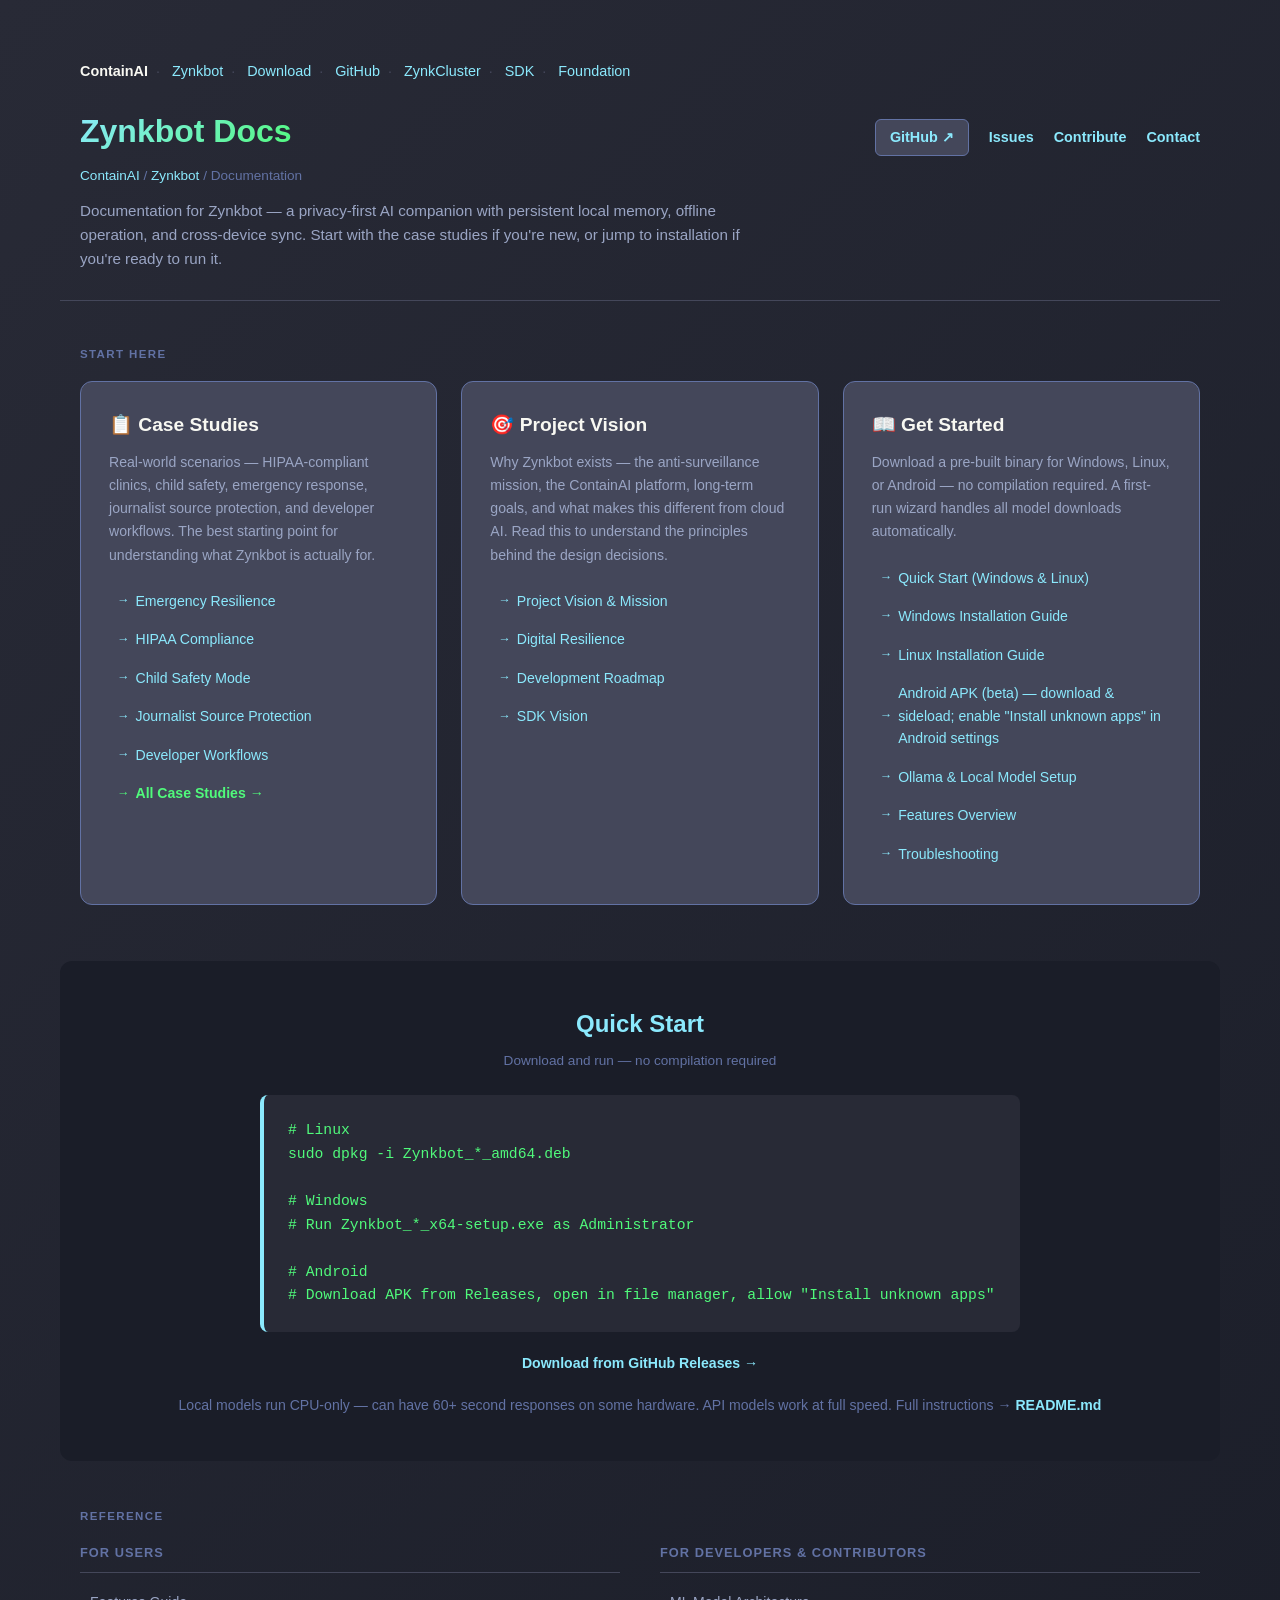
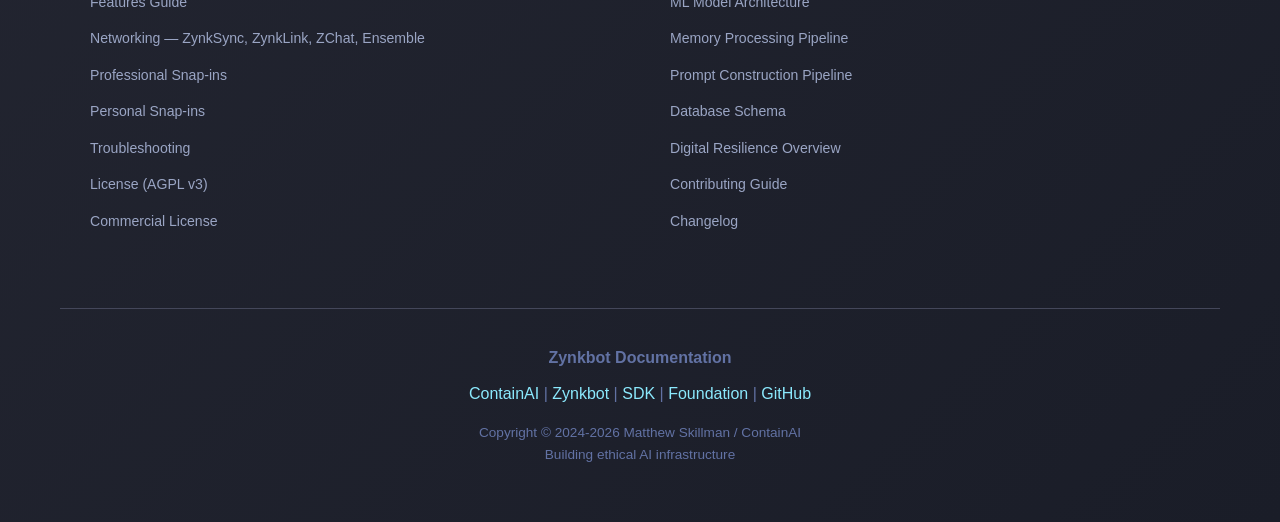
<file: zynkbot/docs/index.html>
<!DOCTYPE html>
<html lang="en">
<head>
    <meta charset="UTF-8">
    <meta name="viewport" content="width=device-width, initial-scale=1.0">
    <meta name="description" content="Zynkbot Documentation - Installation guides, feature reference, architecture, and developer resources">
    <meta name="keywords" content="Zynkbot documentation, Zynkbot install, privacy AI docs, ContainAI">
    <meta name="author" content="Matthew Skillman">
    <title>Zynkbot Documentation | ContainAI</title>
    <style>
        * { margin: 0; padding: 0; box-sizing: border-box; }

        body {
            font-family: -apple-system, BlinkMacSystemFont, 'Segoe UI', Roboto, Oxygen, Ubuntu, Cantarell, sans-serif;
            background: linear-gradient(135deg, #282a36 0%, #1a1d28 100%);
            color: #f8f8f2;
            line-height: 1.6;
            min-height: 100vh;
        }

        .container { max-width: 1200px; margin: 0 auto; padding: 20px; }

        /* ── Header ── */

        header {
            padding: 36px 20px 28px;
            border-bottom: 1px solid #44475a;
        }

        .header-top {
            display: flex;
            align-items: baseline;
            justify-content: space-between;
            flex-wrap: wrap;
            gap: 12px;
            margin-bottom: 6px;
        }

        .logo {
            font-size: 2rem;
            font-weight: 700;
            background: linear-gradient(135deg, #8be9fd 0%, #50fa7b 100%);
            -webkit-background-clip: text;
            -webkit-text-fill-color: transparent;
            background-clip: text;
        }

        .header-links {
            display: flex;
            gap: 20px;
            flex-wrap: wrap;
            align-items: center;
        }

        .header-links a {
            color: #8be9fd;
            text-decoration: none;
            font-size: 0.9rem;
            font-weight: 600;
            transition: color 0.2s;
        }

        .header-links a:hover { color: #f8f8f2; }

        .header-links .gh-link {
            background: #44475a;
            padding: 6px 14px;
            border-radius: 6px;
            border: 1px solid #6272a4;
        }

        .header-links .gh-link:hover {
            background: #6272a4;
            color: #f8f8f2;
        }

        .breadcrumb { font-size: 0.85rem; color: #6272a4; margin-top: 8px; }
        .breadcrumb a { color: #8be9fd; text-decoration: none; }
        .breadcrumb a:hover { text-decoration: underline; }

        .page-intro {
            margin-top: 12px;
            font-size: 0.95rem;
            color: #9aa5c4;
            max-width: 700px;
        }

        /* ── Featured "Start Here" section ── */

        .start-here { padding: 44px 20px 20px; }

        .section-label {
            text-transform: uppercase;
            letter-spacing: 0.12em;
            font-size: 0.72rem;
            font-weight: 700;
            color: #6272a4;
            margin-bottom: 18px;
        }

        .featured-grid {
            display: grid;
            grid-template-columns: repeat(3, 1fr);
            gap: 24px;
        }

        .featured-card {
            background: #44475a;
            border-radius: 12px;
            border: 1px solid #6272a4;
            padding: 28px;
            transition: all 0.3s ease;
        }

        .featured-card:hover {
            transform: translateY(-4px);
            border-color: #8be9fd;
            box-shadow: 0 10px 30px rgba(0, 0, 0, 0.3);
        }


        .featured-card h2 {
            font-size: 1.2rem;
            color: #f8f8f2;
            margin-bottom: 10px;
        }

        .featured-card .card-desc {
            font-size: 0.88rem;
            color: #9aa5c4;
            line-height: 1.65;
            margin-bottom: 18px;
        }

        .featured-links { list-style: none; }
        .featured-links li { margin-bottom: 6px; }

        .featured-links a {
            color: #8be9fd;
            text-decoration: none;
            font-size: 0.88rem;
            display: flex;
            align-items: center;
            gap: 6px;
            padding: 5px 8px;
            border-radius: 5px;
            transition: all 0.2s ease;
        }

        .featured-links a:hover { background: #282a36; padding-left: 12px; }
        .featured-links a:before { content: "→"; font-weight: bold; font-size: 0.78rem; }

        .featured-links a.all-link {
            color: #50fa7b;
            margin-top: 6px;
            font-weight: 600;
        }

        /* ── Quick Start ── */

        .quick-start {
            background: #1a1d28;
            padding: 44px 20px;
            border-radius: 12px;
            margin: 36px 0;
        }

        .quick-start h2 {
            text-align: center;
            font-size: 1.5rem;
            margin-bottom: 6px;
            color: #8be9fd;
        }

        .qs-sub {
            text-align: center;
            color: #6272a4;
            font-size: 0.85rem;
            margin-bottom: 24px;
        }

        .code-block {
            background: #282a36;
            padding: 24px;
            border-radius: 8px;
            border-left: 4px solid #8be9fd;
            overflow-x: auto;
            max-width: 760px;
            margin: 0 auto;
        }

        .code-block pre {
            color: #50fa7b;
            font-family: 'Courier New', monospace;
            font-size: 0.92rem;
            line-height: 1.6;
        }

        .qs-link {
            text-align: center;
            margin-top: 20px;
            font-size: 0.88rem;
            color: #6272a4;
        }

        .qs-link a { color: #8be9fd; text-decoration: none; font-weight: 600; }

        /* ── Reference section ── */

        .reference { padding: 10px 20px 48px; }

        .reference-grid {
            display: grid;
            grid-template-columns: 1fr 1fr;
            gap: 40px;
            margin-top: 18px;
        }

        .reference-col h3 {
            font-size: 0.8rem;
            text-transform: uppercase;
            letter-spacing: 0.08em;
            color: #6272a4;
            font-weight: 700;
            margin-bottom: 12px;
            padding-bottom: 8px;
            border-bottom: 1px solid #44475a;
        }

        .reference-links { list-style: none; }
        .reference-links li { margin-bottom: 2px; }

        .reference-links a {
            color: #9aa5c4;
            text-decoration: none;
            font-size: 0.88rem;
            display: block;
            padding: 6px 10px;
            border-radius: 5px;
            transition: all 0.2s ease;
        }

        .reference-links a:hover {
            background: #44475a;
            color: #f8f8f2;
            padding-left: 14px;
        }

        footer {
            text-align: center;
            padding: 36px 20px;
            border-top: 1px solid #44475a;
            color: #6272a4;
            margin-top: 20px;
        }

        footer a { color: #8be9fd; text-decoration: none; }
        footer a:hover { text-decoration: underline; }

        @media (max-width: 900px) {
            .featured-grid { grid-template-columns: 1fr; }
            .reference-grid { grid-template-columns: 1fr; gap: 28px; }
            .header-top { flex-direction: column; }
        }

        /* Site navigation row — the same links on every page of the site */
        .site-nav { font-size: 0.9rem; line-height: 2.2; margin-bottom: 18px; }
        .site-nav a { color: #8be9fd; text-decoration: none; white-space: nowrap; }
        .site-nav a:hover { color: #50fa7b; }
        .site-nav .home { color: #f8f8f2; font-weight: 600; }
        .site-nav .sep { color: #44475a; margin: 0 8px; }
    </style>
    <!-- Privacy-friendly analytics by Plausible -->
    <script async src="https://plausible.io/js/pa-YPcZLzhPUW1c9LTmUFGL_.js"></script>
    <script>
      window.plausible=window.plausible||function(){(plausible.q=plausible.q||[]).push(arguments)},plausible.init=plausible.init||function(i){plausible.o=i||{}};
      plausible.init()
    </script>
</head>
<body>
    <div class="container">

        <header>
            <nav class="site-nav">
                <a class="home" href="../../">ContainAI</a><span class="sep">·</span>
                <a href="../../zynkbot/">Zynkbot</a><span class="sep">·</span>
                <a href="../../zynkbot/#download">Download</a><span class="sep">·</span>
                <a href="https://github.com/MSkill1/zynkbot">GitHub</a><span class="sep">·</span>
                <a href="../../zynkcluster/">ZynkCluster</a><span class="sep">·</span>
                <a href="../../sdk/">SDK</a><span class="sep">·</span>
                <a href="../../foundation/">Foundation</a>
            </nav>
            <div class="header-top">
                <div class="logo">Zynkbot Docs</div>
                <div class="header-links">
                    <a href="https://github.com/MSkill1/zynkbot" class="gh-link">GitHub ↗</a>
                    <a href="https://github.com/MSkill1/zynkbot/issues">Issues</a>
                    <a href="https://github.com/MSkill1/zynkbot/blob/main/CONTRIBUTING.md">Contribute</a>
                    <a href="mailto:matt@containai.ai">Contact</a>
                </div>
            </div>
            <div class="breadcrumb">
                <a href="https://containai.ai">ContainAI</a> /
                <a href="https://containai.ai/zynkbot">Zynkbot</a> /
                Documentation
            </div>
            <p class="page-intro">
                Documentation for Zynkbot — a privacy-first AI companion with persistent local memory,
                offline operation, and cross-device sync. Start with the case studies if you're new,
                or jump to installation if you're ready to run it.
            </p>
        </header>

        <!-- ── START HERE ── -->
        <section class="start-here">
            <div class="section-label">Start Here</div>
            <div class="featured-grid">

                <div class="featured-card" id="case-studies">
                    <h2>📋 Case Studies</h2>
                    <p class="card-desc">
                        Real-world scenarios — HIPAA-compliant clinics, child safety, emergency
                        response, journalist source protection, and developer workflows. The best
                        starting point for understanding what Zynkbot is actually for.
                    </p>
                    <ul class="featured-links">
                        <li><a href="https://github.com/MSkill1/zynkbot/blob/main/docs/case_studies/emergency_resilience.md">Emergency Resilience</a></li>
                        <li><a href="https://github.com/MSkill1/zynkbot/blob/main/docs/case_studies/hipaa_compliance.md">HIPAA Compliance</a></li>
                        <li><a href="https://github.com/MSkill1/zynkbot/blob/main/docs/case_studies/child_mode.md">Child Safety Mode</a></li>
                        <li><a href="https://github.com/MSkill1/zynkbot/blob/main/docs/case_studies/journalist_source_protection.md">Journalist Source Protection</a></li>
                        <li><a href="https://github.com/MSkill1/zynkbot/blob/main/docs/case_studies/developer_workflows.md">Developer Workflows</a></li>
                        <li><a class="all-link" href="https://github.com/MSkill1/zynkbot/tree/main/docs/case_studies">All Case Studies →</a></li>
                    </ul>
                </div>

                <div class="featured-card">
                    <h2>🎯 Project Vision</h2>
                    <p class="card-desc">
                        Why Zynkbot exists — the anti-surveillance mission, the ContainAI platform,
                        long-term goals, and what makes this different from cloud AI. Read this to
                        understand the principles behind the design decisions.
                    </p>
                    <ul class="featured-links">
                        <li><a href="https://github.com/MSkill1/zynkbot/blob/main/docs/PROJECT_VISION.md">Project Vision &amp; Mission</a></li>
                        <li><a href="https://github.com/MSkill1/zynkbot/blob/main/docs/DIGITAL_RESILIENCE.md">Digital Resilience</a></li>
                        <li><a href="https://github.com/MSkill1/zynkbot/blob/main/docs/ROADMAP.md">Development Roadmap</a></li>
                        <li><a href="https://github.com/MSkill1/zynkbot/blob/main/docs/SDK_VISION.md">SDK Vision</a></li>
                    </ul>
                </div>

                <div class="featured-card">
                    <h2>📖 Get Started</h2>
                    <p class="card-desc">
                        Download a pre-built binary for Windows, Linux, or Android — no compilation required.
                        A first-run wizard handles all model downloads automatically.
                    </p>
                    <ul class="featured-links">
                        <li><a href="https://github.com/MSkill1/zynkbot/blob/main/README.md">Quick Start (Windows &amp; Linux)</a></li>
                        <li><a href="https://github.com/MSkill1/zynkbot/blob/main/docs/WINDOWS_INSTALLATION_GUIDE.md">Windows Installation Guide</a></li>
                        <li><a href="https://github.com/MSkill1/zynkbot/blob/main/docs/LINUX_INSTALLATION_GUIDE.md">Linux Installation Guide</a></li>
                        <li><a href="https://github.com/MSkill1/zynkbot/releases/latest">Android APK (beta) — download &amp; sideload; enable "Install unknown apps" in Android settings</a></li>
                        <li><a href="https://github.com/MSkill1/zynkbot/blob/main/docs/OLLAMA_GUIDE.md">Ollama &amp; Local Model Setup</a></li>
                        <li><a href="https://github.com/MSkill1/zynkbot/blob/main/docs/FEATURES.md">Features Overview</a></li>
                        <li><a href="https://github.com/MSkill1/zynkbot/blob/main/docs/INSTALLATION_TROUBLESHOOTING.md">Troubleshooting</a></li>
                    </ul>
                </div>

            </div>
        </section>

        <!-- ── QUICK START ── -->
        <section class="quick-start">
            <h2>Quick Start</h2>
            <p class="qs-sub">Download and run — no compilation required</p>
            <div class="code-block">
                <pre># Linux
sudo dpkg -i Zynkbot_*_amd64.deb

# Windows
# Run Zynkbot_*_x64-setup.exe as Administrator

# Android
# Download APK from Releases, open in file manager, allow "Install unknown apps"</pre>
            </div>
            <p class="qs-link">
                <a href="https://github.com/MSkill1/zynkbot/releases/latest">Download from GitHub Releases →</a>
            </p>
            <p class="qs-link">
                Local models run CPU-only — can have 60+ second responses on some hardware. API models work at full speed.
                Full instructions → <a href="https://github.com/MSkill1/zynkbot/blob/main/README.md">README.md</a>
            </p>
        </section>

        <!-- ── REFERENCE ── -->
        <section class="reference">
            <div class="section-label">Reference</div>
            <div class="reference-grid">

                <div class="reference-col">
                    <h3>For Users</h3>
                    <ul class="reference-links">
                        <li><a href="https://github.com/MSkill1/zynkbot/blob/main/docs/FEATURES.md">Features Guide</a></li>
                        <li><a href="https://github.com/MSkill1/zynkbot/blob/main/docs/NETWORKING_FEATURES.md">Networking — ZynkSync, ZynkLink, ZChat, Ensemble</a></li>
                        <li><a href="https://github.com/MSkill1/zynkbot/blob/main/docs/snap_ins/professional_snap_ins.md">Professional Snap-ins</a></li>
                        <li><a href="https://github.com/MSkill1/zynkbot/blob/main/docs/snap_ins/personal_snap_ins.md">Personal Snap-ins</a></li>
                        <li><a href="https://github.com/MSkill1/zynkbot/blob/main/docs/INSTALLATION_TROUBLESHOOTING.md">Troubleshooting</a></li>
                        <li><a href="https://github.com/MSkill1/zynkbot/blob/main/LICENSE">License (AGPL v3)</a></li>
                        <li><a href="https://github.com/MSkill1/zynkbot/blob/main/COMMERCIAL_LICENSE.md">Commercial License</a></li>
                    </ul>
                </div>

                <div class="reference-col">
                    <h3>For Developers &amp; Contributors</h3>
                    <ul class="reference-links">
                        <li><a href="https://github.com/MSkill1/zynkbot/blob/main/docs/architecture_and_development/MODEL_ARCHITECTURE.md">ML Model Architecture</a></li>
                        <li><a href="https://github.com/MSkill1/zynkbot/blob/main/docs/architecture_and_development/MEMORY_PROCESSING_PIPELINE.md">Memory Processing Pipeline</a></li>
                        <li><a href="https://github.com/MSkill1/zynkbot/blob/main/docs/architecture_and_development/PROMPT_CONSTRUCTION_PIPELINE.md">Prompt Construction Pipeline</a></li>
                        <li><a href="https://github.com/MSkill1/zynkbot/blob/main/docs/architecture_and_development/DATABASE_SCHEMA.md">Database Schema</a></li>
                        <li><a href="https://github.com/MSkill1/zynkbot/blob/main/docs/DIGITAL_RESILIENCE.md">Digital Resilience Overview</a></li>
                        <li><a href="https://github.com/MSkill1/zynkbot/blob/main/CONTRIBUTING.md">Contributing Guide</a></li>
                        <li><a href="https://github.com/MSkill1/zynkbot/blob/main/CHANGELOG.md">Changelog</a></li>
                    </ul>
                </div>

            </div>
        </section>

        <footer>
            <p><strong>Zynkbot Documentation</strong></p>
            <p style="margin-top: 10px;">
                <a href="https://containai.ai">ContainAI</a> |
                <a href="https://containai.ai/zynkbot">Zynkbot</a> |
                <a href="https://containai.ai/sdk">SDK</a> |
                <a href="https://containai.ai/foundation">Foundation</a> |
                <a href="https://github.com/MSkill1/zynkbot">GitHub</a>
            </p>
            <p style="margin-top: 16px; font-size: 0.85rem;">
                Copyright &copy; 2024-2026 Matthew Skillman / ContainAI<br>
                Building ethical AI infrastructure
            </p>
        </footer>

    </div>
</body>
</html>
</file>
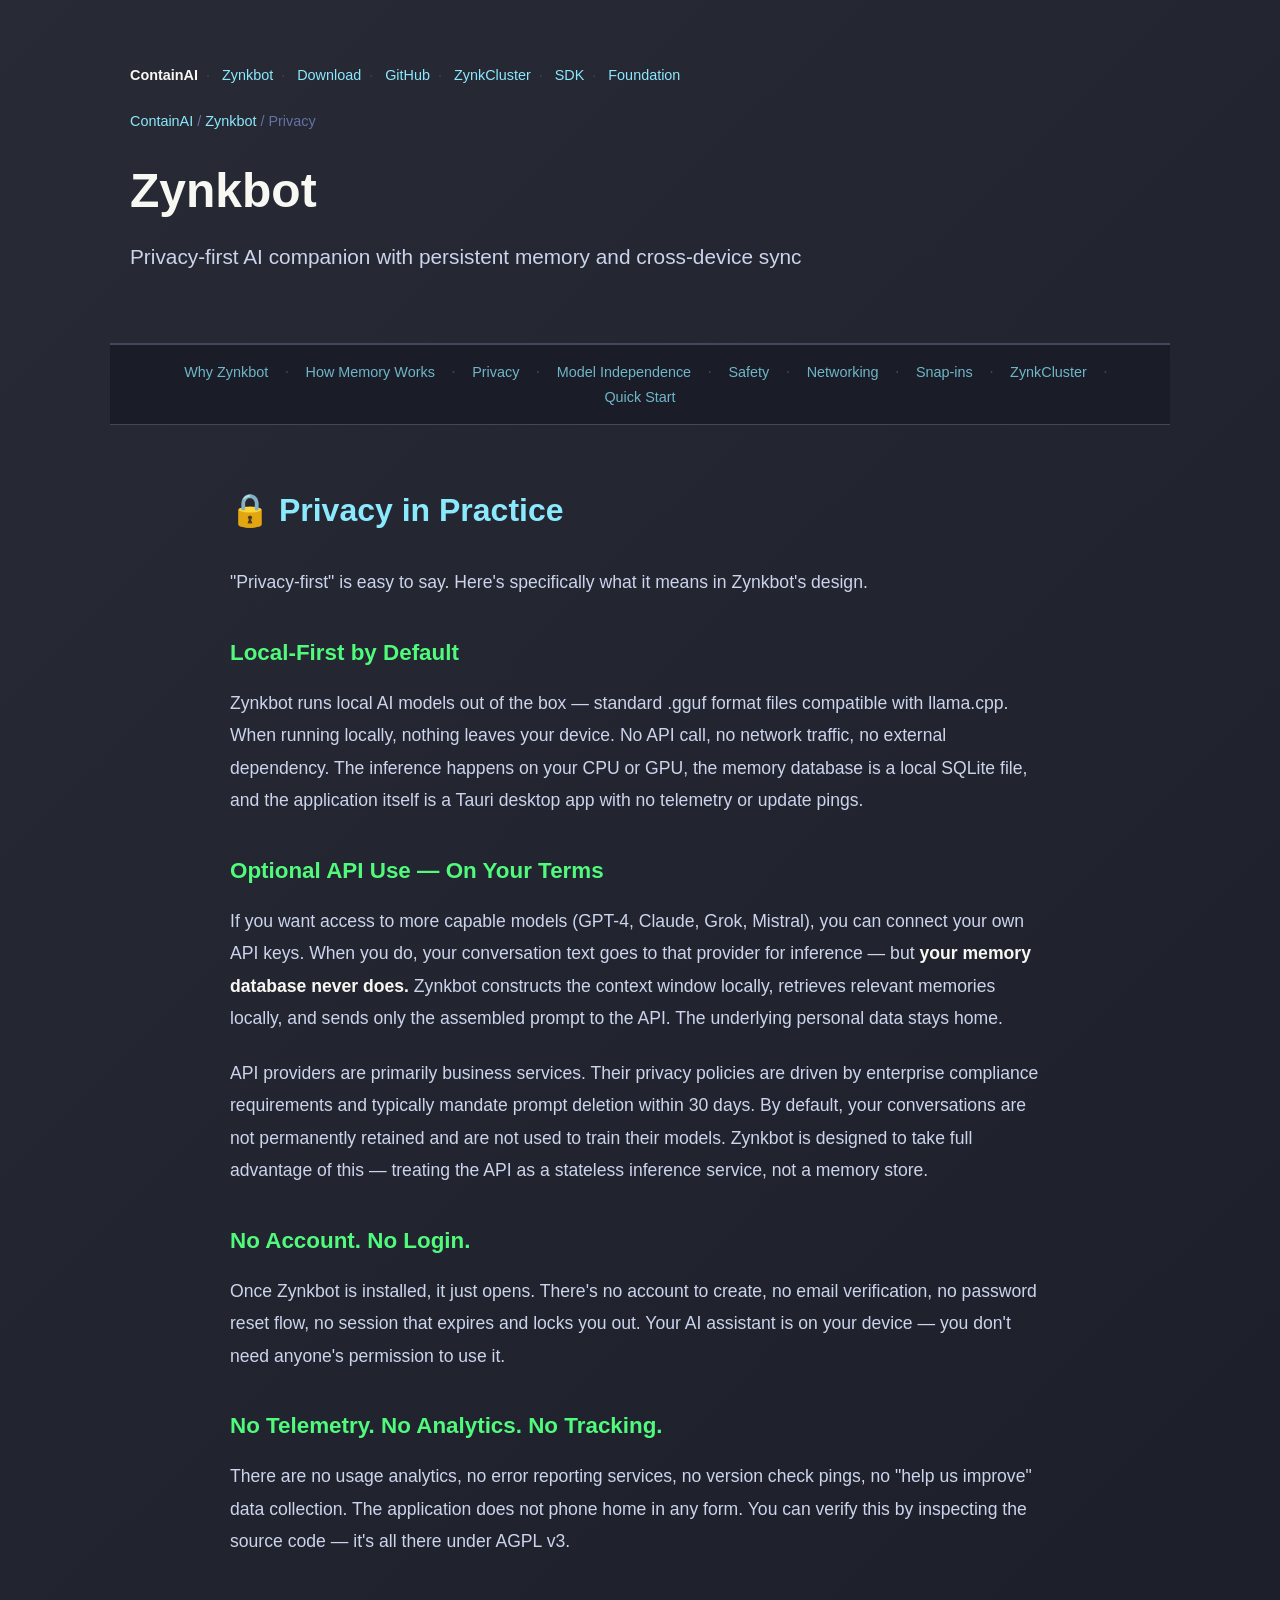
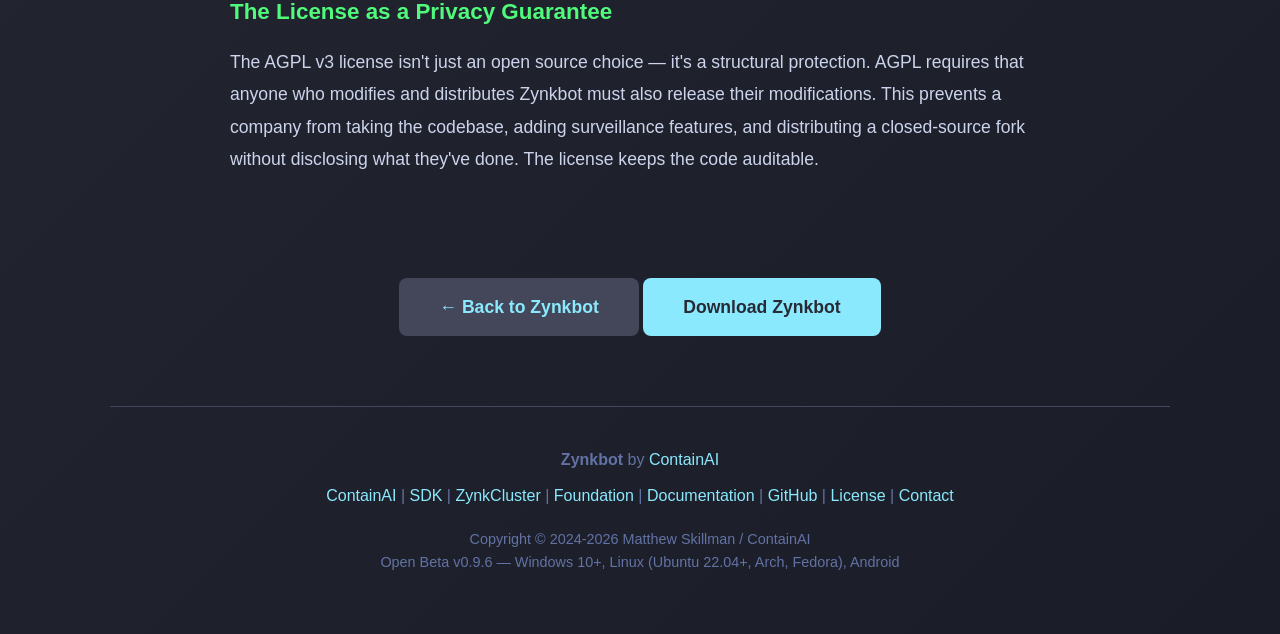
<file: zynkbot/privacy/index.html>
<!DOCTYPE html>
<html lang="en">
<head>
    <meta charset="UTF-8">
    <meta name="viewport" content="width=device-width, initial-scale=1.0">
    <meta name="description" content="What privacy-first means in Zynkbot's design: local-first by default, optional API use on your terms, no account, no telemetry, AGPL v3.">
    <meta name="author" content="Matthew Skillman">
    <title>Privacy in Practice | Zynkbot | ContainAI</title>
    <link rel="stylesheet" href="../zynkbot.css">
    <!-- Privacy-friendly analytics by Plausible -->
    <script async src="https://plausible.io/js/pa-YPcZLzhPUW1c9LTmUFGL_.js"></script>
    <script>
      window.plausible=window.plausible||function(){(plausible.q=plausible.q||[]).push(arguments)},plausible.init=plausible.init||function(i){plausible.o=i||{}};
      plausible.init()
    </script>
</head>
<body>
    <div class="container">
        <header>
            <nav class="site-nav">
                <a class="home" href="../../">ContainAI</a><span class="sep">·</span>
                <a href="../">Zynkbot</a><span class="sep">·</span>
                <a href="../#download">Download</a><span class="sep">·</span>
                <a href="https://github.com/MSkill1/zynkbot">GitHub</a><span class="sep">·</span>
                <a href="../../zynkcluster/">ZynkCluster</a><span class="sep">·</span>
                <a href="../../sdk/">SDK</a><span class="sep">·</span>
                <a href="../../foundation/">Foundation</a>
            </nav>
            <div class="breadcrumb">
                <a href="../../">ContainAI</a> / <a href="../">Zynkbot</a> / Privacy
            </div>
            <div class="logo">Zynkbot</div>
            <div class="tagline">Privacy-first AI companion with persistent memory and cross-device sync</div>
        </header>

        <nav class="section-nav">
            <a href="../why/">Why Zynkbot</a><span class="sep"> · </span>
            <a href="../memory/">How Memory Works</a><span class="sep"> · </span>
            <a href="../privacy/">Privacy</a><span class="sep"> · </span>
            <a href="../models/">Model Independence</a><span class="sep"> · </span>
            <a href="../safety/">Safety</a><span class="sep"> · </span>
            <a href="../networking/">Networking</a><span class="sep"> · </span>
            <a href="../snapins/">Snap-ins</a><span class="sep"> · </span>
            <a href="../snapins/#zynkcluster">ZynkCluster</a><span class="sep"> · </span>
            <a href="../#install">Quick Start</a>
        </nav>

<!-- PRIVACY IN PRACTICE -->
        <section id="privacy" class="content-section">
            <h2>🔒 Privacy in Practice</h2>

            <p>
                "Privacy-first" is easy to say. Here's specifically what it means in Zynkbot's design.
            </p>

            <h3>Local-First by Default</h3>
            <p>
                Zynkbot runs local AI models out of the box — standard .gguf format files compatible
                with llama.cpp. When running locally, nothing leaves your device. No API call, no
                network traffic, no external dependency. The inference happens on your CPU or GPU,
                the memory database is a local SQLite file, and the application itself is a Tauri desktop
                app with no telemetry or update pings.
            </p>

            <h3>Optional API Use — On Your Terms</h3>
            <p>
                If you want access to more capable models (GPT-4, Claude, Grok, Mistral), you can connect
                your own API keys. When you do, your conversation text goes to that provider
                for inference — but <strong>your memory database never does.</strong> Zynkbot constructs
                the context window locally, retrieves relevant memories locally, and sends only the
                assembled prompt to the API. The underlying personal data stays home.
            </p>

            <p>
                API providers are primarily business services. Their privacy policies are driven by
                enterprise compliance requirements and typically mandate prompt deletion within 30 days.
                By default, your conversations are not permanently retained and are not used to train
                their models. Zynkbot is designed to take full advantage of this — treating the API
                as a stateless inference service, not a memory store.
            </p>

            <h3>No Account. No Login.</h3>
            <p>
                Once Zynkbot is installed, it just opens. There's no account to create, no email
                verification, no password reset flow, no session that expires and locks you out.
                Your AI assistant is on your device — you don't need anyone's permission to use it.
            </p>

            <h3>No Telemetry. No Analytics. No Tracking.</h3>
            <p>
                There are no usage analytics, no error reporting services, no version check pings,
                no "help us improve" data collection. The application does not phone home in any form.
                You can verify this by inspecting the source code — it's all there under AGPL v3.
            </p>

            <h3>The License as a Privacy Guarantee</h3>
            <p>
                The AGPL v3 license isn't just an open source choice — it's a structural protection.
                AGPL requires that anyone who modifies and distributes Zynkbot must also release their
                modifications. This prevents a company from taking the codebase, adding surveillance
                features, and distributing a closed-source fork without disclosing what they've done.
                The license keeps the code auditable.
            </p>
        </section>

        <div style="text-align: center; padding: 20px 20px 10px;">
            <a href="../" class="cta-button secondary">← Back to Zynkbot</a>
            <a href="../#download" class="cta-button">Download Zynkbot</a>
        </div>

        <footer>
            <p><strong>Zynkbot</strong> by <a href="../../">ContainAI</a></p>
            <p style="margin-top: 10px;">
                <a href="../../">ContainAI</a> |
                <a href="../../sdk/">SDK</a> |
                <a href="../../zynkcluster/">ZynkCluster</a> |
                <a href="../../foundation/">Foundation</a> |
                <a href="../docs/">Documentation</a> |
                <a href="https://github.com/MSkill1/zynkbot">GitHub</a> |
                <a href="https://github.com/MSkill1/zynkbot/blob/main/LICENSE">License</a> |
                <a href="mailto:matt@containai.ai">Contact</a>
            </p>
            <p style="margin-top: 20px; font-size: 0.9rem;">
                Copyright &copy; 2024-2026 Matthew Skillman / ContainAI<br>
                Open Beta v0.9.6 &mdash; Windows 10+, Linux (Ubuntu 22.04+, Arch, Fedora), Android
            </p>
        </footer>
    </div>
</body>
</html>
</file>
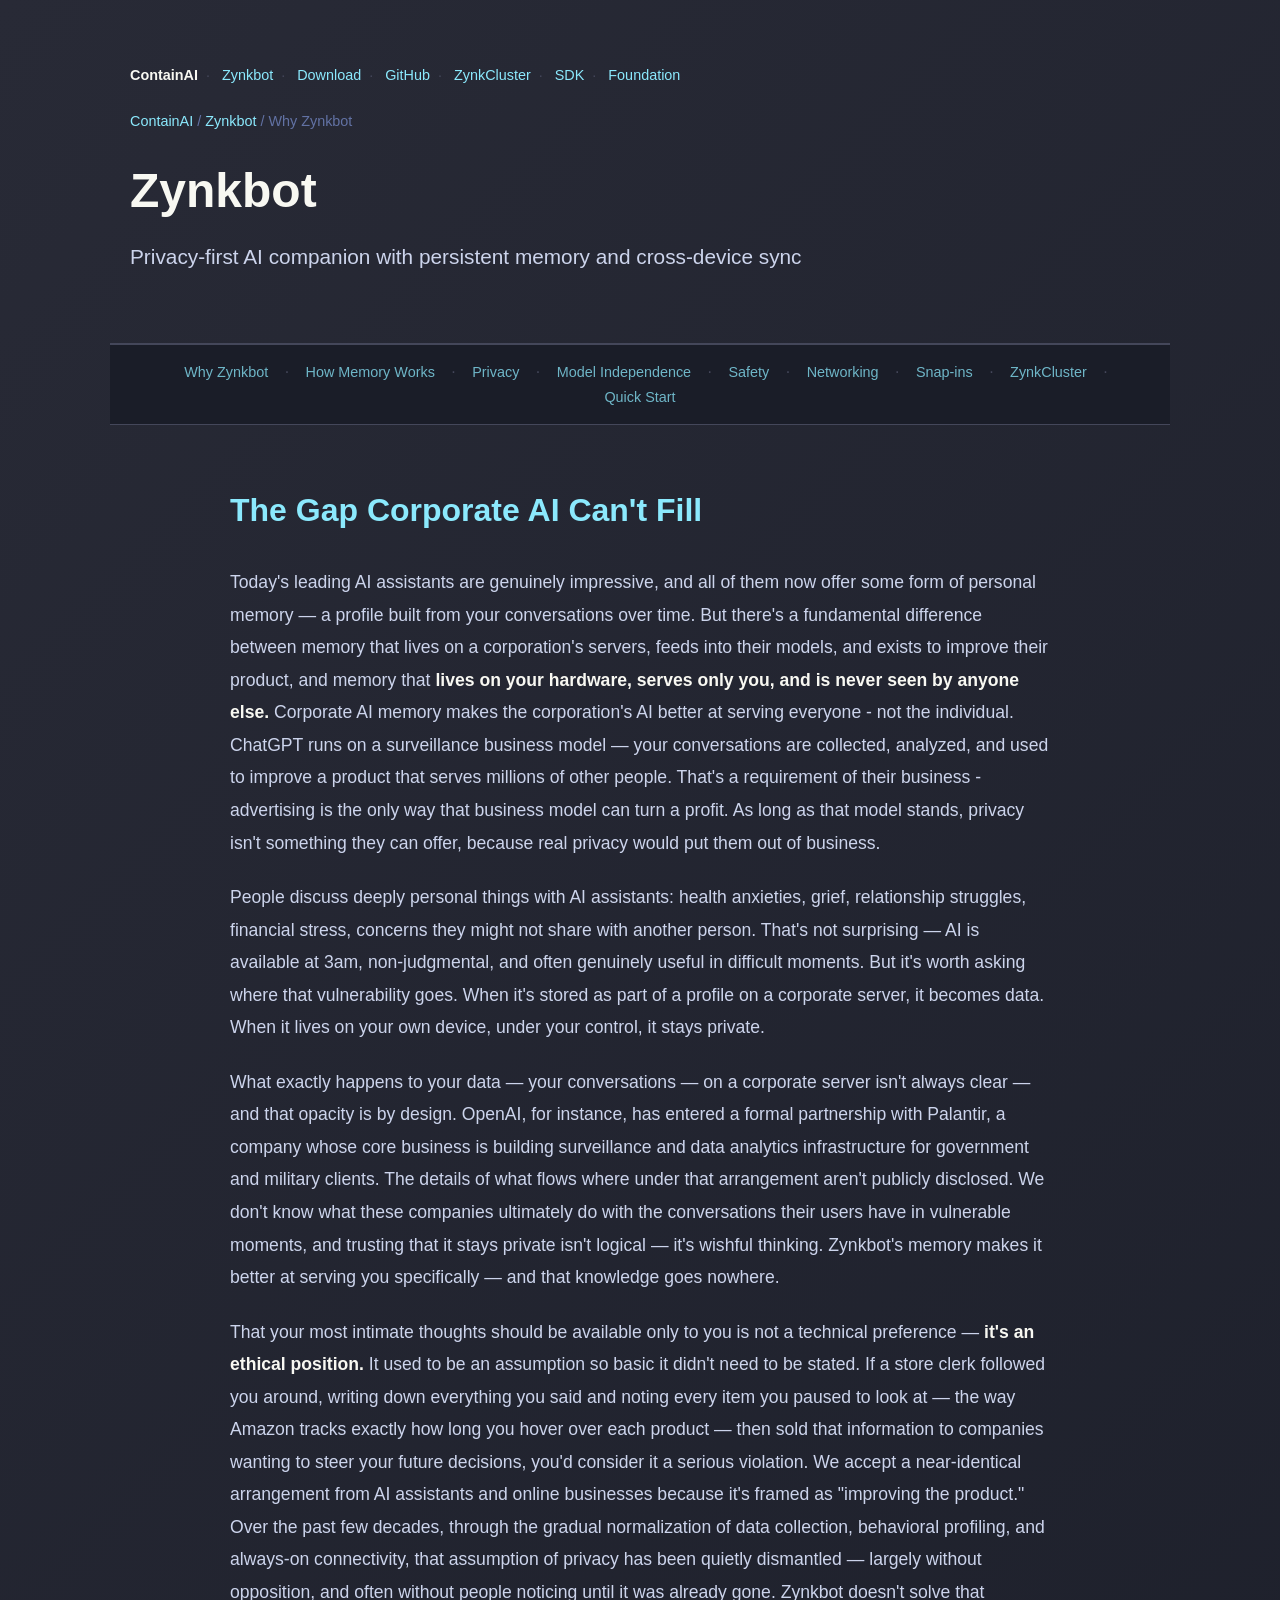
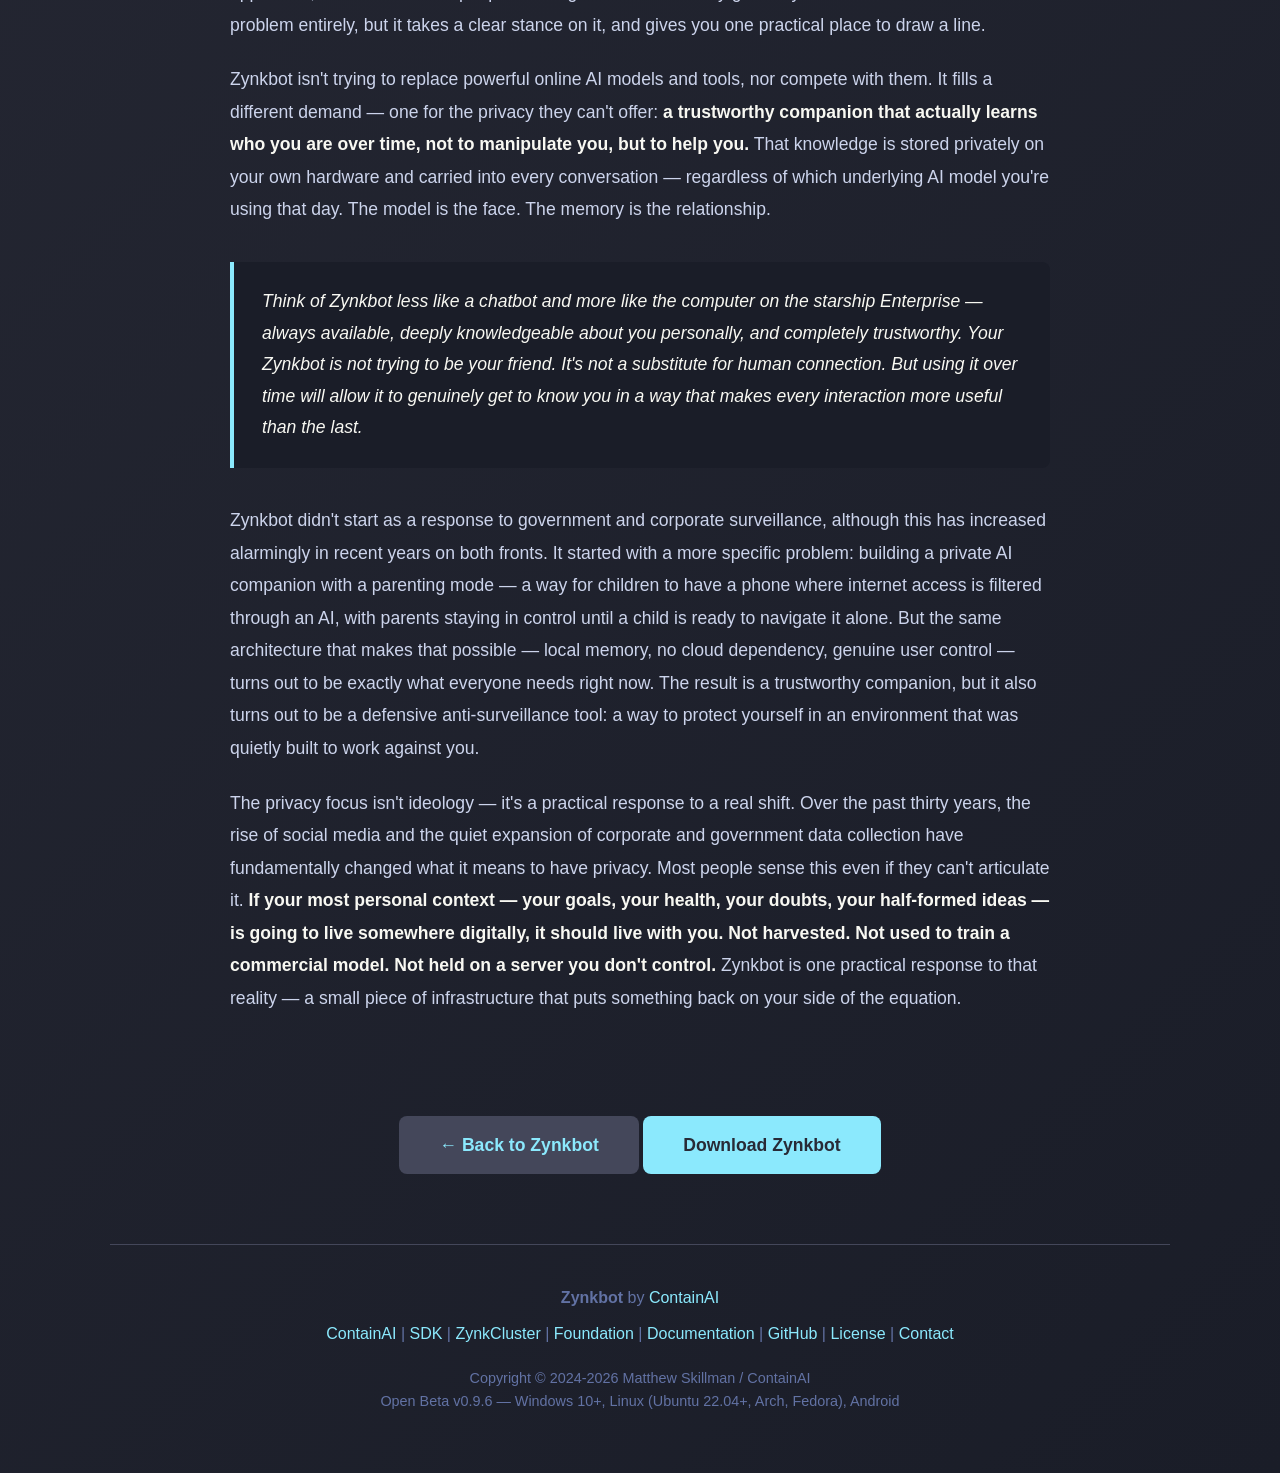
<file: zynkbot/why/index.html>
<!DOCTYPE html>
<html lang="en">
<head>
    <meta charset="UTF-8">
    <meta name="viewport" content="width=device-width, initial-scale=1.0">
    <meta name="description" content="Why Zynkbot exists: memory that lives on your hardware, serves only you, and is never seen by anyone else.">
    <meta name="author" content="Matthew Skillman">
    <title>The Gap Corporate AI Can't Fill | Zynkbot | ContainAI</title>
    <link rel="stylesheet" href="../zynkbot.css">
    <!-- Privacy-friendly analytics by Plausible -->
    <script async src="https://plausible.io/js/pa-YPcZLzhPUW1c9LTmUFGL_.js"></script>
    <script>
      window.plausible=window.plausible||function(){(plausible.q=plausible.q||[]).push(arguments)},plausible.init=plausible.init||function(i){plausible.o=i||{}};
      plausible.init()
    </script>
</head>
<body>
    <div class="container">
        <header>
            <nav class="site-nav">
                <a class="home" href="../../">ContainAI</a><span class="sep">·</span>
                <a href="../">Zynkbot</a><span class="sep">·</span>
                <a href="../#download">Download</a><span class="sep">·</span>
                <a href="https://github.com/MSkill1/zynkbot">GitHub</a><span class="sep">·</span>
                <a href="../../zynkcluster/">ZynkCluster</a><span class="sep">·</span>
                <a href="../../sdk/">SDK</a><span class="sep">·</span>
                <a href="../../foundation/">Foundation</a>
            </nav>
            <div class="breadcrumb">
                <a href="../../">ContainAI</a> / <a href="../">Zynkbot</a> / Why Zynkbot
            </div>
            <div class="logo">Zynkbot</div>
            <div class="tagline">Privacy-first AI companion with persistent memory and cross-device sync</div>
        </header>

        <nav class="section-nav">
            <a href="../why/">Why Zynkbot</a><span class="sep"> · </span>
            <a href="../memory/">How Memory Works</a><span class="sep"> · </span>
            <a href="../privacy/">Privacy</a><span class="sep"> · </span>
            <a href="../models/">Model Independence</a><span class="sep"> · </span>
            <a href="../safety/">Safety</a><span class="sep"> · </span>
            <a href="../networking/">Networking</a><span class="sep"> · </span>
            <a href="../snapins/">Snap-ins</a><span class="sep"> · </span>
            <a href="../snapins/#zynkcluster">ZynkCluster</a><span class="sep"> · </span>
            <a href="../#install">Quick Start</a>
        </nav>

<!-- THE GAP -->
        <section id="gap" class="content-section">
            <h2>The Gap Corporate AI Can't Fill</h2>

            <p>
                Today's leading AI assistants are genuinely impressive, and all of them now offer
                some form of personal memory — a profile built from your conversations over time.
                But there's a fundamental difference between memory that lives on a corporation's
                servers, feeds into their models, and exists to improve their product, and memory that
                <strong>lives on your hardware, serves only you, and is never seen by anyone else.</strong>
                Corporate AI memory makes the corporation's AI better at serving everyone - not the individual. ChatGPT runs on a surveillance business model — your conversations are collected, analyzed, and used
                to improve a product that serves millions of other people. That's a requirement of their business - advertising is the only way that business model can turn a profit. As long as that model stands, privacy isn't something they can offer, because real privacy would put them out of business.
            </p>

            <p>
                People discuss deeply personal things
                with AI assistants: health anxieties, grief, relationship struggles, financial stress,
                concerns they might not share with another person. That's not surprising —
                AI is available at 3am, non-judgmental, and often genuinely useful in difficult
                moments. But it's worth asking where that vulnerability goes. When it's stored
                as part of a profile on a corporate server, it becomes data. When it lives on
                your own device, under your control, it stays private.
            </p>

            <p>
                What exactly happens to your data — your conversations — on a corporate server isn't always clear — and that opacity is by design.
                OpenAI, for instance, has entered a formal partnership with Palantir, a company whose
                core business is building surveillance and data analytics infrastructure for government
                and military clients. The details of what flows where under that arrangement aren't
                publicly disclosed. We don't know what these companies ultimately do with the
                conversations their users have in vulnerable moments, and trusting that it stays
                private isn't logical — it's wishful thinking.
                Zynkbot's memory makes it better at serving you specifically — and that knowledge
                goes nowhere.
            </p>

            <p>
                That your most intimate thoughts should be available only to you is not a
                technical preference — <strong>it's an ethical position.</strong>
                It used to be an assumption so basic it didn't need to be stated. If a store
                clerk followed you around, writing down everything you said and noting every item you paused to look at —
                the way Amazon tracks exactly how long you hover over each product — then sold that information to
                companies wanting to steer your future decisions, you'd consider it a serious violation. We accept a near-identical arrangement from AI assistants and online businesses 
                because it's framed as "improving the product." Over the past few decades,
                through the gradual normalization of data collection, behavioral profiling,
                and always-on connectivity, that assumption of privacy has been quietly
                dismantled — largely without opposition, and often without people noticing
                until it was already gone. Zynkbot doesn't solve that problem entirely, but it takes
                a clear stance on it, and gives you one practical place to draw a line.
            </p>

            <p>
                Zynkbot isn't trying to replace powerful online AI models and tools, nor compete with them.
                It fills a different demand — one for the privacy they can't offer:
                <strong>a trustworthy companion that actually learns who you are over time, not to manipulate you, but to help you.</strong>
                That knowledge is stored privately on your own hardware and carried into every
                conversation — regardless of which underlying AI model you're using that day.
                The model is the face. The memory is the relationship.
            </p>

            <div class="pull-quote">
                <p>
                    Think of Zynkbot less like a chatbot and more like the computer on the starship Enterprise —
                    always available, deeply knowledgeable about you personally, and completely trustworthy. Your Zynkbot is not trying to be your friend. It's not a substitute for human connection. But using it over time will allow it to genuinely get to know you in a way that makes every interaction more useful than the last.
                </p>
            </div>

            <p>
                Zynkbot didn't start as a response to government and corporate surveillance, although this has increased alarmingly in recent years on both fronts. It started with a
                more specific problem: building a private AI companion with a parenting mode — a
                way for children to have a phone where internet access is filtered through an AI,
                with parents staying in control until a child is ready to navigate it alone. But
                the same architecture that makes that possible — local memory, no cloud dependency,
                genuine user control — turns out to be exactly what everyone needs right now.
                The result is a trustworthy companion, but it also turns out to be a defensive anti-surveillance tool: a way to protect
                yourself in an environment that was quietly built to work against you.
            </p>

            <p>
                The privacy focus isn't ideology — it's a practical response to a real shift.
                Over the past thirty years, the rise of social media and the quiet expansion of
                corporate and government data collection have fundamentally changed what it means
                to have privacy. Most people sense this even if they can't articulate it.
                <strong>If your most personal context — your goals, your health, your doubts, your
                half-formed ideas — is going to live somewhere digitally, it should live with you.
                Not harvested. Not used to train a commercial model.
                Not held on a server you don't control.</strong> Zynkbot is one practical response
                to that reality — a small piece of infrastructure that puts something back on
                your side of the equation.
            </p>
        </section>

        <div style="text-align: center; padding: 20px 20px 10px;">
            <a href="../" class="cta-button secondary">← Back to Zynkbot</a>
            <a href="../#download" class="cta-button">Download Zynkbot</a>
        </div>

        <footer>
            <p><strong>Zynkbot</strong> by <a href="../../">ContainAI</a></p>
            <p style="margin-top: 10px;">
                <a href="../../">ContainAI</a> |
                <a href="../../sdk/">SDK</a> |
                <a href="../../zynkcluster/">ZynkCluster</a> |
                <a href="../../foundation/">Foundation</a> |
                <a href="../docs/">Documentation</a> |
                <a href="https://github.com/MSkill1/zynkbot">GitHub</a> |
                <a href="https://github.com/MSkill1/zynkbot/blob/main/LICENSE">License</a> |
                <a href="mailto:matt@containai.ai">Contact</a>
            </p>
            <p style="margin-top: 20px; font-size: 0.9rem;">
                Copyright &copy; 2024-2026 Matthew Skillman / ContainAI<br>
                Open Beta v0.9.6 &mdash; Windows 10+, Linux (Ubuntu 22.04+, Arch, Fedora), Android
            </p>
        </footer>
    </div>
</body>
</html>
</file>
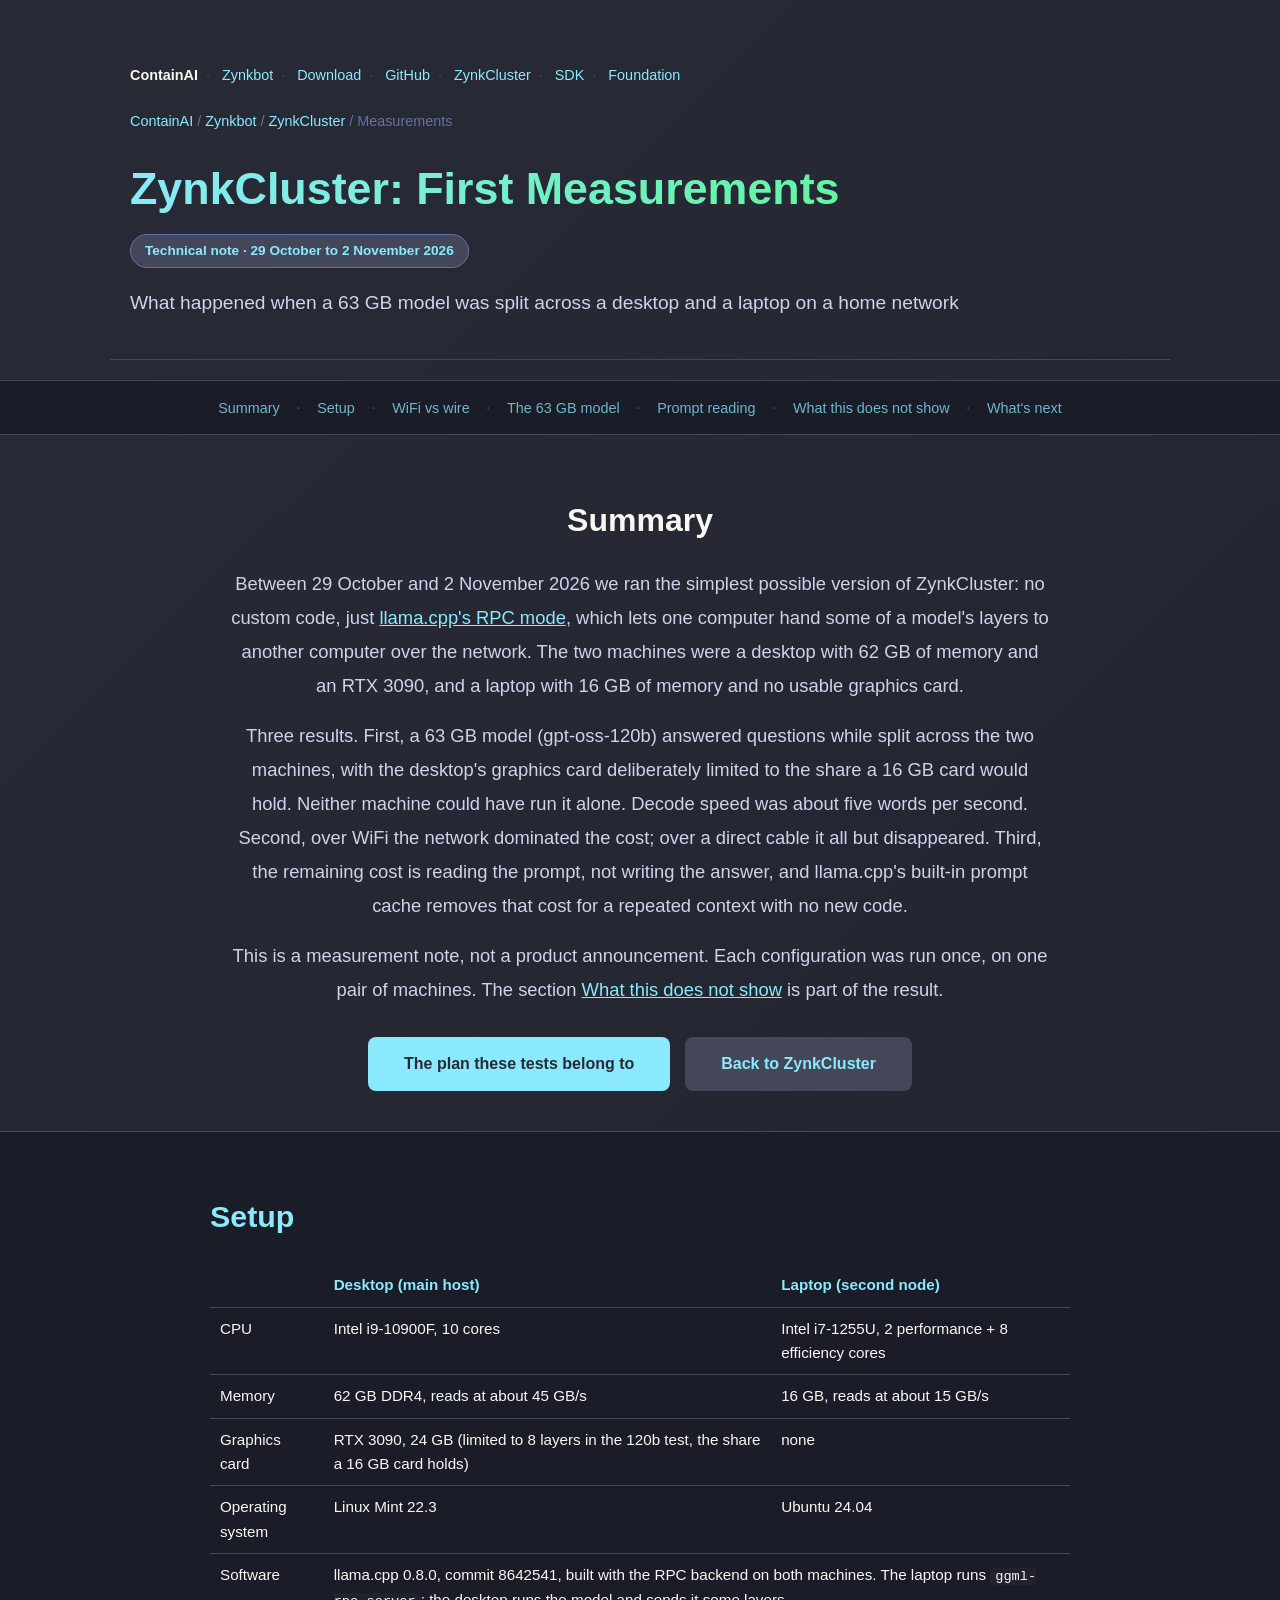
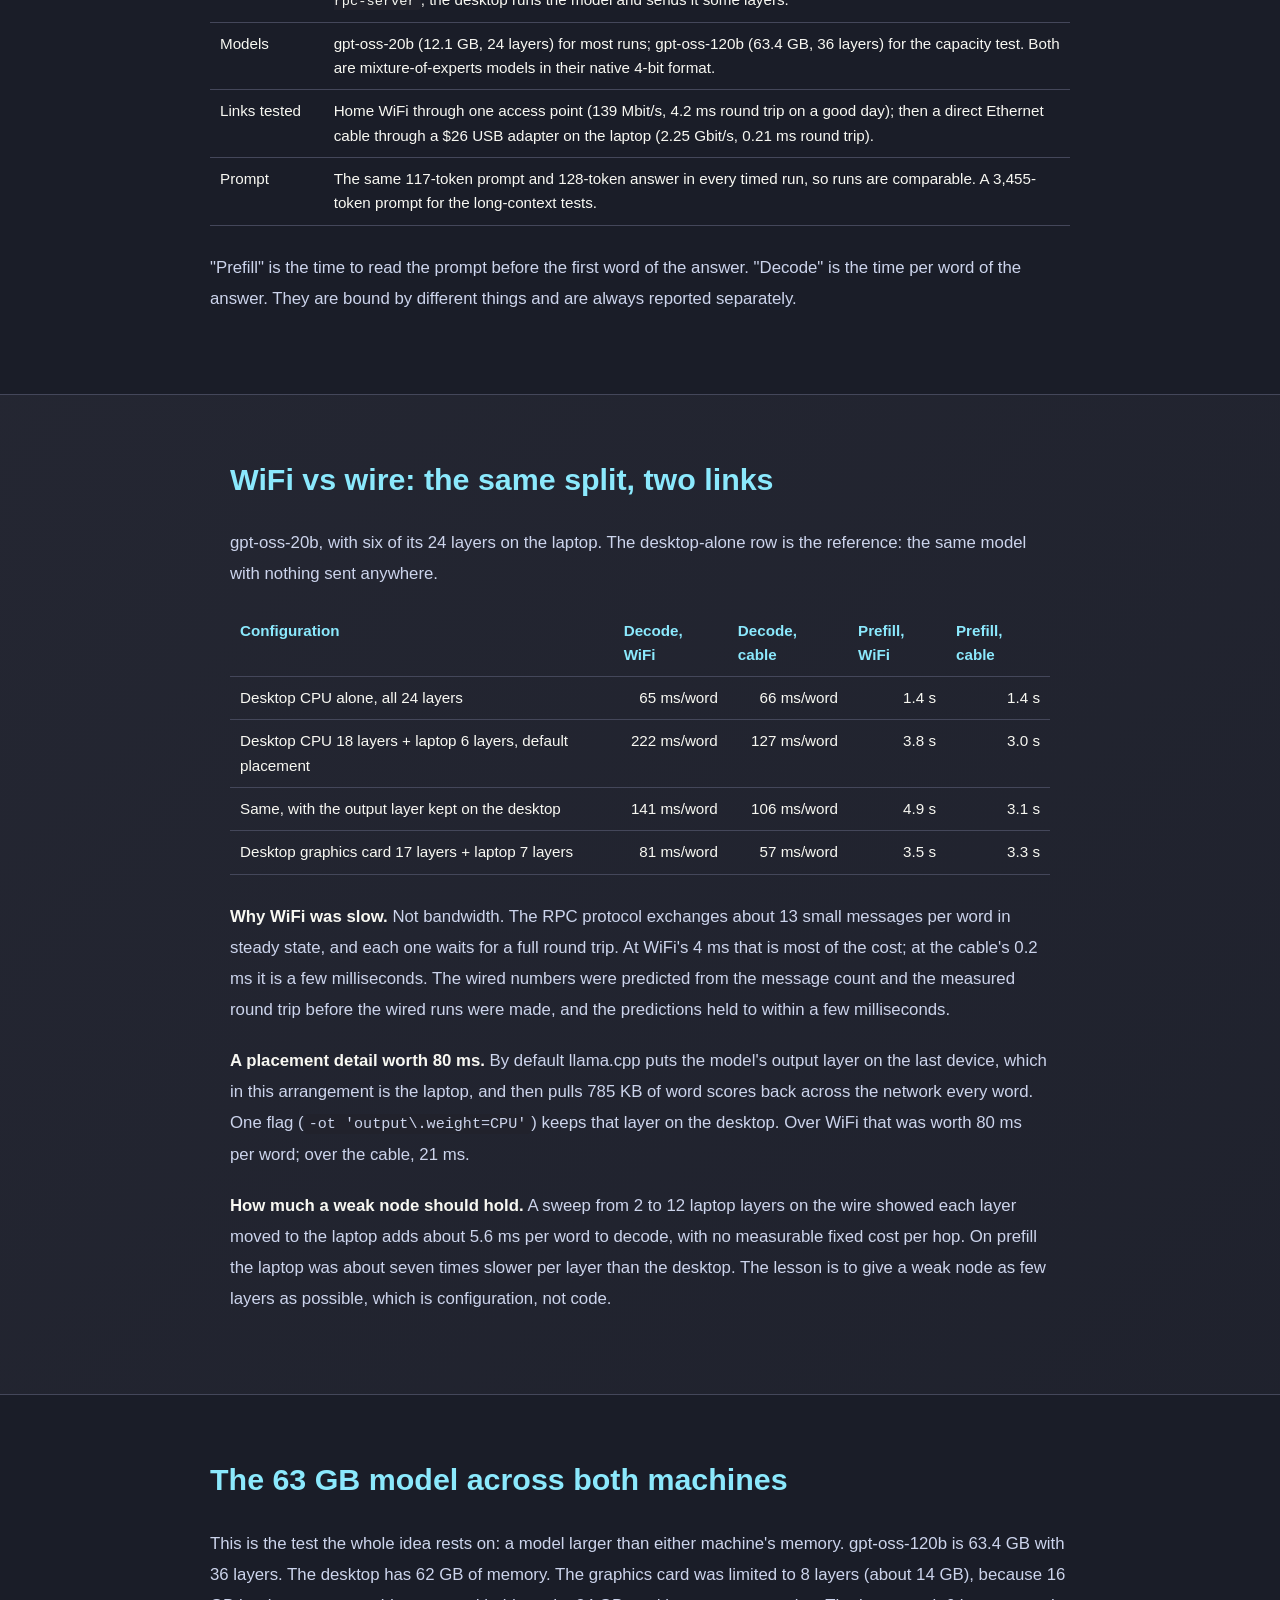
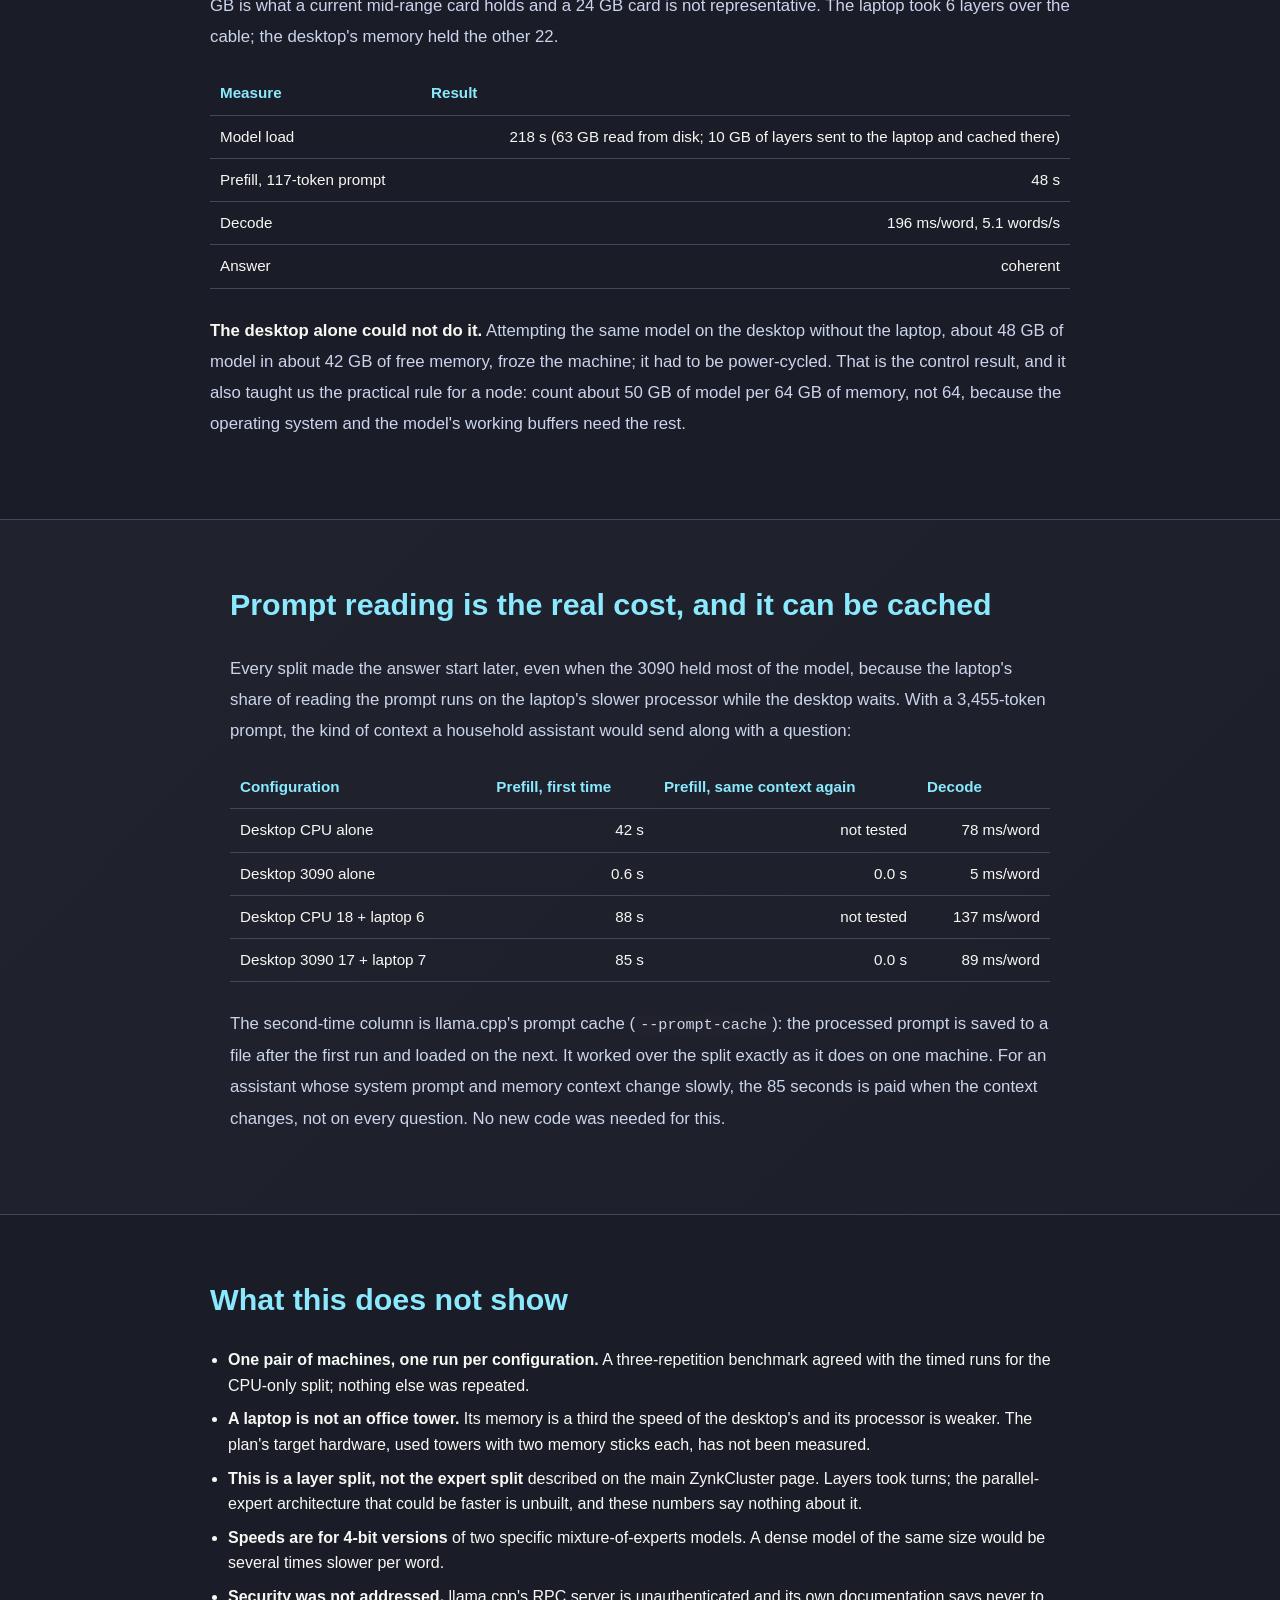
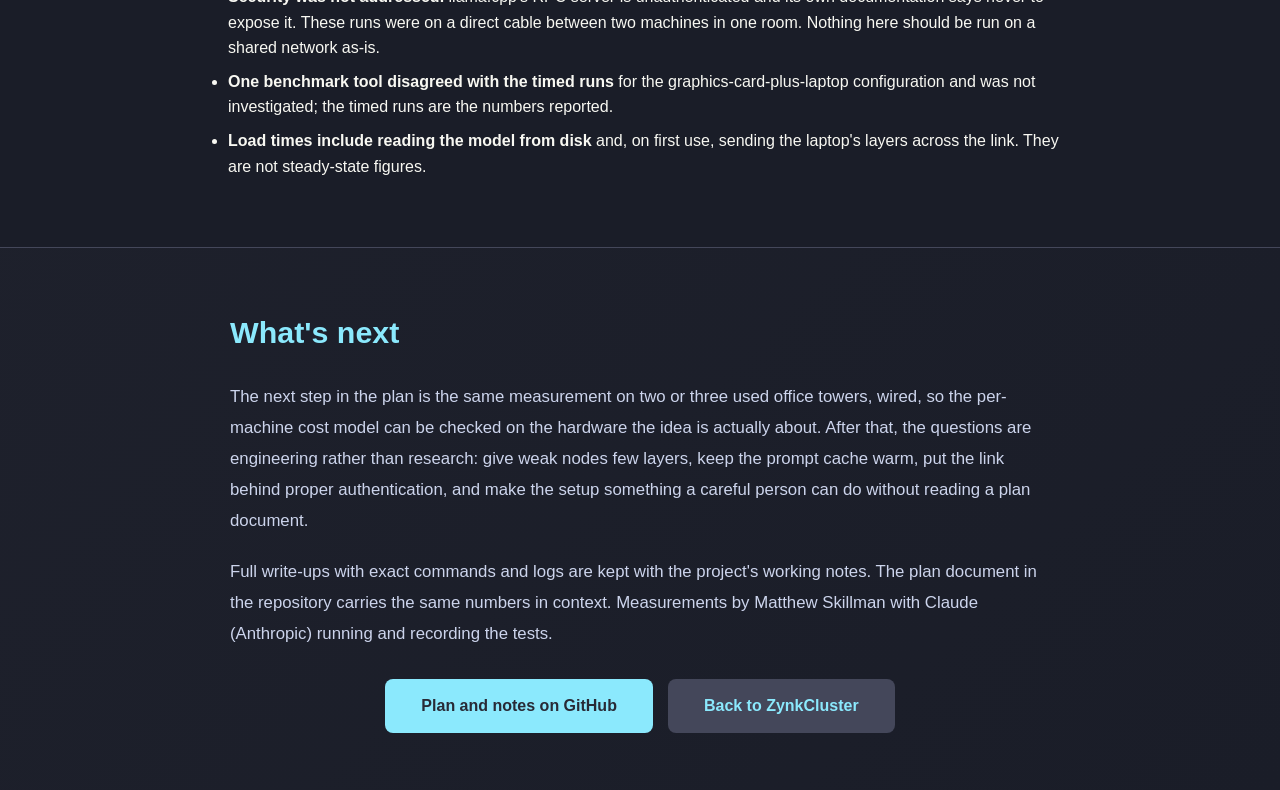
<file: zynkcluster/measurements/index.html>
<!DOCTYPE html>
<html lang="en">
<head>
    <meta charset="UTF-8">
    <meta name="viewport" content="width=device-width, initial-scale=1.0">
    <meta name="description" content="ZynkCluster first measurements: a 63 GB open model running across a desktop and a laptop on a home network with llama.cpp's RPC mode. Numbers, method, and what they do not show.">
    <meta name="keywords" content="ZynkCluster, distributed inference, llama.cpp RPC, gpt-oss-120b, local AI, home cluster, measurements, ContainAI">
    <meta name="author" content="Matthew Skillman">
    <title>ZynkCluster — First Measurements | ContainAI</title>
    <style>
        * { margin: 0; padding: 0; box-sizing: border-box; }

        body {
            font-family: -apple-system, BlinkMacSystemFont, 'Segoe UI', Roboto, Oxygen, Ubuntu, Cantarell, sans-serif;
            background: linear-gradient(135deg, #282a36 0%, #1a1d28 100%);
            color: #f8f8f2;
            line-height: 1.6;
            min-height: 100vh;
            overflow-x: hidden;
        }

        .container { max-width: 1100px; margin: 0 auto; padding: 20px; }

        header { padding: 40px 20px; border-bottom: 1px solid #44475a; }

        .breadcrumb { font-size: 0.9rem; color: #6272a4; margin-bottom: 20px; }
        .breadcrumb a { color: #8be9fd; text-decoration: none; }
        .breadcrumb a:hover { text-decoration: underline; }

        .logo {
            font-size: 2.8rem;
            font-weight: 700;
            background: linear-gradient(135deg, #8be9fd 0%, #50fa7b 100%);
            -webkit-background-clip: text;
            -webkit-text-fill-color: transparent;
            background-clip: text;
            margin-bottom: 10px;
        }

        .status-badge {
            display: inline-block;
            padding: 5px 14px;
            background: #44475a;
            color: #8be9fd;
            border-radius: 20px;
            font-size: 0.85rem;
            font-weight: 600;
            margin-bottom: 12px;
            border: 1px solid #6272a4;
        }

        .tagline { font-size: 1.2rem; color: #ccd4ec; margin-top: 8px; }

        .hero {
            padding: 60px 20px 40px;
            text-align: center;
            max-width: 860px;
            margin: 0 auto;
        }

        .hero h2 { font-size: 2rem; color: #f8f8f2; margin-bottom: 20px; }
        .hero p { font-size: 1.15rem; color: #ccd4ec; margin-bottom: 16px; line-height: 1.85; }

        .cta-section {
            display: flex;
            gap: 15px;
            justify-content: center;
            flex-wrap: wrap;
            margin-top: 30px;
        }

        .cta-button {
            display: inline-block;
            padding: 14px 36px;
            background: #8be9fd;
            color: #282a36;
            text-decoration: none;
            border-radius: 8px;
            font-weight: 600;
            font-size: 1rem;
            transition: all 0.3s ease;
        }

        .cta-button:hover { background: #50fa7b; transform: translateY(-2px); }
        .cta-button.secondary { background: #44475a; color: #8be9fd; }
        .cta-button.secondary:hover { background: #6272a4; }

        .section-divider { border: none; border-top: 1px solid #44475a; margin: 0; }

        .content-section {
            padding: 60px 20px;
            max-width: 860px;
            margin: 0 auto;
        }

        .content-section h2 { font-size: 1.9rem; color: #8be9fd; margin-bottom: 24px; }
        .content-section h3 { font-size: 1.3rem; color: #50fa7b; margin-top: 32px; margin-bottom: 14px; }
        .content-section p { font-size: 1.05rem; color: #ccd4ec; margin-bottom: 20px; line-height: 1.85; }
        .content-section strong { color: #f8f8f2; }

        .section-dark {
            background: #1a1d28;
            padding: 60px 20px;
        }

        .section-dark .content-inner { max-width: 860px; margin: 0 auto; }
        .section-dark h2 { font-size: 1.9rem; color: #8be9fd; margin-bottom: 24px; }
        .section-dark h3 { font-size: 1.3rem; color: #50fa7b; margin-top: 32px; margin-bottom: 14px; }
        .section-dark p { font-size: 1.05rem; color: #ccd4ec; margin-bottom: 20px; line-height: 1.85; }
        .section-dark strong { color: #f8f8f2; }

        .diagram-block {
            background: #1a1d28;
            border-left: 4px solid #8be9fd;
            border-radius: 0 8px 8px 0;
            padding: 24px 28px;
            margin: 28px 0;
            overflow-x: auto;
        }

        .diagram-block pre {
            font-family: 'Courier New', monospace;
            font-size: 0.9rem;
            color: #50fa7b;
            line-height: 1.7;
            white-space: pre;
        }

        .comparison-table {
            width: 100%;
            border-collapse: collapse;
            margin: 24px 0;
            font-size: 0.95rem;
        }

        .comparison-table th {
            background: #44475a;
            color: #8be9fd;
            padding: 12px 16px;
            text-align: left;
            font-weight: 600;
        }

        .comparison-table td {
            padding: 12px 16px;
            border-bottom: 1px solid #44475a;
            color: #ccd4ec;
            vertical-align: top;
        }

        .comparison-table tr:hover td { background: #2d2f40; }

        .stat-grid {
            display: grid;
            grid-template-columns: 1fr 1fr;
            gap: 20px;
            margin: 28px 0;
        }

        .stat-card {
            background: #44475a;
            border-radius: 10px;
            padding: 22px;
            border-left: 4px solid #8be9fd;
        }

        .stat-card:nth-child(2) { border-left-color: #50fa7b; }

        .stat-card h4 { color: #f8f8f2; margin-bottom: 12px; font-size: 1rem; }
        .stat-card p { color: #9aa5c4; font-size: 0.9rem; margin-bottom: 6px; line-height: 1.6; }
        .stat-card .highlight { color: #50fa7b; font-weight: 600; }

        .roadmap-list {
            list-style: none;
            padding: 0;
            margin: 20px 0;
        }

        .roadmap-list li {
            padding: 12px 0;
            border-bottom: 1px solid #44475a;
            color: #ccd4ec;
            font-size: 1rem;
            display: flex;
            align-items: flex-start;
            gap: 12px;
        }

        .roadmap-list li:last-child { border-bottom: none; }

        .roadmap-list .phase {
            color: #8be9fd;
            font-weight: 600;
            min-width: 80px;
            font-size: 0.9rem;
        }

        .pull-quote {
            background: #1a1d28;
            border-left: 4px solid #50fa7b;
            padding: 22px 26px;
            border-radius: 0 8px 8px 0;
            margin: 32px 0;
        }

        .pull-quote p {
            font-size: 1.1rem;
            color: #f8f8f2;
            font-style: italic;
            margin: 0;
            line-height: 1.8;
        }

        footer {
            text-align: center;
            padding: 40px 20px;
            border-top: 1px solid #44475a;
            color: #6272a4;
            margin-top: 60px;
        }

        footer a { color: #8be9fd; text-decoration: none; }
        footer a:hover { text-decoration: underline; }

        /* Section nav */
        .section-nav {
            background: #1a1d28;
            border-top: 1px solid #44475a;
            border-bottom: 1px solid #44475a;
            padding: 14px 20px;
            text-align: center;
            position: sticky;
            top: 0;
            z-index: 100;
        }

        .section-nav a {
            color: #8be9fd;
            text-decoration: none;
            font-size: 0.9rem;
            margin: 0 12px;
            opacity: 0.75;
            transition: opacity 0.2s;
            white-space: nowrap;
        }

        .section-nav a:hover { opacity: 1; }
        .section-nav .sep { color: #44475a; }

        @media (max-width: 768px) {
            .logo { font-size: 2rem; }
            .hero h2 { font-size: 1.5rem; }
            .stat-grid { grid-template-columns: 1fr; }
            .comparison-table { font-size: 0.85rem; }
            .comparison-table th, .comparison-table td { padding: 10px 10px; }
            .diagram-block pre { font-size: 0.75rem; }
            .section-nav { overflow-x: auto; white-space: nowrap; text-align: left; padding: 12px 16px; }
        }
    
        .meas-table { width: 100%; border-collapse: collapse; margin: 18px 0 26px; font-size: 0.95rem; }
        .meas-table th, .meas-table td { padding: 9px 10px; border-bottom: 1px solid #44475a; text-align: left; vertical-align: top; }
        .meas-table th { color: #8be9fd; font-weight: 600; }
        .meas-table td.num { text-align: right; font-variant-numeric: tabular-nums; white-space: nowrap; }
        .meas-table tr:hover td { background: rgba(255,255,255,0.03); }
        .note { color: #bd93f9; font-size: 0.92rem; }
        .caveat-list li { margin: 8px 0 8px 18px; }
        code { background: #21222c; padding: 1px 5px; border-radius: 4px; font-size: 0.9em; }
        @media (max-width: 700px) { .meas-table { font-size: 0.85rem; } .meas-table th, .meas-table td { padding: 7px 6px; } }

        /* Site navigation row — the same links on every page of the site */
        .site-nav { font-size: 0.9rem; line-height: 2.2; margin-bottom: 18px; }
        .site-nav a { color: #8be9fd; text-decoration: none; white-space: nowrap; }
        .site-nav a:hover { color: #50fa7b; }
        .site-nav .home { color: #f8f8f2; font-weight: 600; }
        .site-nav .sep { color: #44475a; margin: 0 8px; }
    </style>
</head>
<body>
    <div class="container">
        <header>
            <nav class="site-nav">
                <a class="home" href="../../">ContainAI</a><span class="sep">·</span>
                <a href="../../zynkbot/">Zynkbot</a><span class="sep">·</span>
                <a href="../../zynkbot/#download">Download</a><span class="sep">·</span>
                <a href="https://github.com/MSkill1/zynkbot">GitHub</a><span class="sep">·</span>
                <a href="../../zynkcluster/">ZynkCluster</a><span class="sep">·</span>
                <a href="../../sdk/">SDK</a><span class="sep">·</span>
                <a href="../../foundation/">Foundation</a>
            </nav>
            <div class="breadcrumb">
                <a href="../../">ContainAI</a> / <a href="../../zynkbot/">Zynkbot</a> / <a href="../">ZynkCluster</a> / Measurements
            </div>
            <div class="logo">ZynkCluster: First Measurements</div>
            <div class="status-badge">Technical note · 29 October to 2 November 2026</div>
            <div class="tagline">What happened when a 63 GB model was split across a desktop and a laptop on a home network</div>
        </header>
    </div>

    <nav class="section-nav">
        <a href="#summary">Summary</a><span class="sep"> · </span>
        <a href="#setup">Setup</a><span class="sep"> · </span>
        <a href="#wifi-vs-wire">WiFi vs wire</a><span class="sep"> · </span>
        <a href="#capacity">The 63 GB model</a><span class="sep"> · </span>
        <a href="#prefill">Prompt reading</a><span class="sep"> · </span>
        <a href="#not-shown">What this does not show</a><span class="sep"> · </span>
        <a href="#next">What's next</a>
    </nav>

    <section class="hero" id="summary">
        <h2>Summary</h2>
        <p>
            Between 29 October and 2 November 2026 we ran the simplest possible version of ZynkCluster:
            no custom code, just <a href="https://github.com/ggml-org/llama.cpp/tree/master/tools/rpc" style="color:#8be9fd">llama.cpp's RPC mode</a>,
            which lets one computer hand some of a model's layers to another computer over the network.
            The two machines were a desktop with 62 GB of memory and an RTX 3090, and a laptop with 16 GB of memory and no usable graphics card.
        </p>
        <p>
            Three results. First, a 63 GB model (gpt-oss-120b) answered questions while split across the two machines,
            with the desktop's graphics card deliberately limited to the share a 16 GB card would hold. Neither machine could
            have run it alone. Decode speed was about five words per second. Second, over WiFi the network dominated the cost;
            over a direct cable it all but disappeared. Third, the remaining cost is reading the prompt, not writing the answer,
            and llama.cpp's built-in prompt cache removes that cost for a repeated context with no new code.
        </p>
        <p>
            This is a measurement note, not a product announcement. Each configuration was run once, on one pair of machines.
            The section <a href="#not-shown" style="color:#8be9fd">What this does not show</a> is part of the result.
        </p>
        <div class="cta-section">
            <a href="https://github.com/MSkill1/zynkbot/blob/local-model/labs/moe_poc/ZYNKCLUSTER_RAM_FIRST_PLAN.md" class="cta-button">The plan these tests belong to</a>
            <a href="../" class="cta-button secondary">Back to ZynkCluster</a>
        </div>
    </section>

    <hr class="section-divider">

    <div id="setup" class="section-dark">
        <div class="content-inner">
            <h2>Setup</h2>
            <table class="meas-table">
                <tr><th></th><th>Desktop (main host)</th><th>Laptop (second node)</th></tr>
                <tr><td>CPU</td><td>Intel i9-10900F, 10 cores</td><td>Intel i7-1255U, 2 performance + 8 efficiency cores</td></tr>
                <tr><td>Memory</td><td>62 GB DDR4, reads at about 45 GB/s</td><td>16 GB, reads at about 15 GB/s</td></tr>
                <tr><td>Graphics card</td><td>RTX 3090, 24 GB (limited to 8 layers in the 120b test, the share a 16 GB card holds)</td><td>none</td></tr>
                <tr><td>Operating system</td><td>Linux Mint 22.3</td><td>Ubuntu 24.04</td></tr>
                <tr><td>Software</td><td colspan="2">llama.cpp 0.8.0, commit 8642541, built with the RPC backend on both machines. The laptop runs <code>ggml-rpc-server</code>; the desktop runs the model and sends it some layers.</td></tr>
                <tr><td>Models</td><td colspan="2">gpt-oss-20b (12.1 GB, 24 layers) for most runs; gpt-oss-120b (63.4 GB, 36 layers) for the capacity test. Both are mixture-of-experts models in their native 4-bit format.</td></tr>
                <tr><td>Links tested</td><td colspan="2">Home WiFi through one access point (139 Mbit/s, 4.2 ms round trip on a good day); then a direct Ethernet cable through a $26 USB adapter on the laptop (2.25 Gbit/s, 0.21 ms round trip).</td></tr>
                <tr><td>Prompt</td><td colspan="2">The same 117-token prompt and 128-token answer in every timed run, so runs are comparable. A 3,455-token prompt for the long-context tests.</td></tr>
            </table>
            <p class="note">"Prefill" is the time to read the prompt before the first word of the answer. "Decode" is the time per word of the answer. They are bound by different things and are always reported separately.</p>
        </div>
    </div>

    <hr class="section-divider">

    <section class="content-section" id="wifi-vs-wire">
        <h2>WiFi vs wire: the same split, two links</h2>
        <p>gpt-oss-20b, with six of its 24 layers on the laptop. The desktop-alone row is the reference: the same model with nothing sent anywhere.</p>
        <table class="meas-table">
            <tr><th>Configuration</th><th class="num">Decode, WiFi</th><th class="num">Decode, cable</th><th class="num">Prefill, WiFi</th><th class="num">Prefill, cable</th></tr>
            <tr><td>Desktop CPU alone, all 24 layers</td><td class="num">65 ms/word</td><td class="num">66 ms/word</td><td class="num">1.4 s</td><td class="num">1.4 s</td></tr>
            <tr><td>Desktop CPU 18 layers + laptop 6 layers, default placement</td><td class="num">222 ms/word</td><td class="num">127 ms/word</td><td class="num">3.8 s</td><td class="num">3.0 s</td></tr>
            <tr><td>Same, with the output layer kept on the desktop</td><td class="num">141 ms/word</td><td class="num">106 ms/word</td><td class="num">4.9 s</td><td class="num">3.1 s</td></tr>
            <tr><td>Desktop graphics card 17 layers + laptop 7 layers</td><td class="num">81 ms/word</td><td class="num">57 ms/word</td><td class="num">3.5 s</td><td class="num">3.3 s</td></tr>
        </table>
        <p>
            <strong>Why WiFi was slow.</strong> Not bandwidth. The RPC protocol exchanges about 13 small messages per word in steady state,
            and each one waits for a full round trip. At WiFi's 4 ms that is most of the cost; at the cable's 0.2 ms it is a few milliseconds.
            The wired numbers were predicted from the message count and the measured round trip before the wired runs were made, and the
            predictions held to within a few milliseconds.
        </p>
        <p>
            <strong>A placement detail worth 80 ms.</strong> By default llama.cpp puts the model's output layer on the last device, which in this
            arrangement is the laptop, and then pulls 785 KB of word scores back across the network every word. One flag
            (<code>-ot 'output\.weight=CPU'</code>) keeps that layer on the desktop. Over WiFi that was worth 80 ms per word; over the cable, 21 ms.
        </p>
        <p>
            <strong>How much a weak node should hold.</strong> A sweep from 2 to 12 laptop layers on the wire showed each layer moved to the laptop
            adds about 5.6 ms per word to decode, with no measurable fixed cost per hop. On prefill the laptop was about seven times slower per layer
            than the desktop. The lesson is to give a weak node as few layers as possible, which is configuration, not code.
        </p>
    </section>

    <hr class="section-divider">

    <div id="capacity" class="section-dark">
        <div class="content-inner">
            <h2>The 63 GB model across both machines</h2>
            <p>
                This is the test the whole idea rests on: a model larger than either machine's memory. gpt-oss-120b is 63.4 GB with 36 layers.
                The desktop has 62 GB of memory. The graphics card was limited to 8 layers (about 14 GB), because 16 GB is what a current
                mid-range card holds and a 24 GB card is not representative. The laptop took 6 layers over the cable; the desktop's memory held the other 22.
            </p>
            <table class="meas-table">
                <tr><th>Measure</th><th class="num">Result</th></tr>
                <tr><td>Model load</td><td class="num">218 s (63 GB read from disk; 10 GB of layers sent to the laptop and cached there)</td></tr>
                <tr><td>Prefill, 117-token prompt</td><td class="num">48 s</td></tr>
                <tr><td>Decode</td><td class="num">196 ms/word, 5.1 words/s</td></tr>
                <tr><td>Answer</td><td class="num">coherent</td></tr>
            </table>
            <p>
                <strong>The desktop alone could not do it.</strong> Attempting the same model on the desktop without the laptop, about 48 GB of model in
                about 42 GB of free memory, froze the machine; it had to be power-cycled. That is the control result, and it also taught us the
                practical rule for a node: count about 50 GB of model per 64 GB of memory, not 64, because the operating system and the model's
                working buffers need the rest.
            </p>
        </div>
    </div>

    <hr class="section-divider">

    <section class="content-section" id="prefill">
        <h2>Prompt reading is the real cost, and it can be cached</h2>
        <p>
            Every split made the answer start later, even when the 3090 held most of the model, because the laptop's share of reading the prompt runs on
            the laptop's slower processor while the desktop waits. With a 3,455-token prompt, the kind of context a household assistant would send
            along with a question:
        </p>
        <table class="meas-table">
            <tr><th>Configuration</th><th class="num">Prefill, first time</th><th class="num">Prefill, same context again</th><th class="num">Decode</th></tr>
            <tr><td>Desktop CPU alone</td><td class="num">42 s</td><td class="num">not tested</td><td class="num">78 ms/word</td></tr>
            <tr><td>Desktop 3090 alone</td><td class="num">0.6 s</td><td class="num">0.0 s</td><td class="num">5 ms/word</td></tr>
            <tr><td>Desktop CPU 18 + laptop 6</td><td class="num">88 s</td><td class="num">not tested</td><td class="num">137 ms/word</td></tr>
            <tr><td>Desktop 3090 17 + laptop 7</td><td class="num">85 s</td><td class="num">0.0 s</td><td class="num">89 ms/word</td></tr>
        </table>
        <p>
            The second-time column is llama.cpp's prompt cache (<code>--prompt-cache</code>): the processed prompt is saved to a file after the first run and
            loaded on the next. It worked over the split exactly as it does on one machine. For an assistant whose system prompt and memory context change
            slowly, the 85 seconds is paid when the context changes, not on every question. No new code was needed for this.
        </p>
    </section>

    <hr class="section-divider">

    <div id="not-shown" class="section-dark">
        <div class="content-inner">
            <h2>What this does not show</h2>
            <ul class="caveat-list">
                <li><strong>One pair of machines, one run per configuration.</strong> A three-repetition benchmark agreed with the timed runs for the CPU-only split; nothing else was repeated.</li>
                <li><strong>A laptop is not an office tower.</strong> Its memory is a third the speed of the desktop's and its processor is weaker. The plan's target hardware, used towers with two memory sticks each, has not been measured.</li>
                <li><strong>This is a layer split, not the expert split</strong> described on the main ZynkCluster page. Layers took turns; the parallel-expert architecture that could be faster is unbuilt, and these numbers say nothing about it.</li>
                <li><strong>Speeds are for 4-bit versions</strong> of two specific mixture-of-experts models. A dense model of the same size would be several times slower per word.</li>
                <li><strong>Security was not addressed.</strong> llama.cpp's RPC server is unauthenticated and its own documentation says never to expose it. These runs were on a direct cable between two machines in one room. Nothing here should be run on a shared network as-is.</li>
                <li><strong>One benchmark tool disagreed with the timed runs</strong> for the graphics-card-plus-laptop configuration and was not investigated; the timed runs are the numbers reported.</li>
                <li><strong>Load times include reading the model from disk</strong> and, on first use, sending the laptop's layers across the link. They are not steady-state figures.</li>
            </ul>
        </div>
    </div>

    <hr class="section-divider">

    <section class="content-section" id="next">
        <h2>What's next</h2>
        <p>
            The next step in the plan is the same measurement on two or three used office towers, wired, so the per-machine cost model can be checked on the
            hardware the idea is actually about. After that, the questions are engineering rather than research: give weak nodes few layers, keep the prompt
            cache warm, put the link behind proper authentication, and make the setup something a careful person can do without reading a plan document.
        </p>
        <p class="note">
            Full write-ups with exact commands and logs are kept with the project's working notes. The plan document in the repository carries the
            same numbers in context. Measurements by Matthew Skillman with Claude (Anthropic) running and recording the tests.
        </p>
        <div class="cta-section">
            <a href="https://github.com/MSkill1/zynkbot/tree/local-model/labs/moe_poc" class="cta-button">Plan and notes on GitHub</a>
            <a href="../" class="cta-button secondary">Back to ZynkCluster</a>
        </div>
    </section>
</body>
</html>
</file>
<file: zynkbot/zynkbot.css>
/* Zynkbot pages — shared stylesheet for zynkbot/ and its detail pages */

* { margin: 0; padding: 0; box-sizing: border-box; }

body {
    font-family: -apple-system, BlinkMacSystemFont, 'Segoe UI', Roboto, Oxygen, Ubuntu, Cantarell, sans-serif;
    background: linear-gradient(135deg, #282a36 0%, #1a1d28 100%);
    color: #f8f8f2;
    line-height: 1.6;
    min-height: 100vh;
    overflow-x: hidden;
}

.container { max-width: 1100px; margin: 0 auto; padding: 20px; }

header { padding: 40px 20px; border-bottom: 1px solid #44475a; }

.breadcrumb { font-size: 0.9rem; color: #6272a4; margin-bottom: 20px; }
.breadcrumb a { color: #8be9fd; text-decoration: none; }
.breadcrumb a:hover { text-decoration: underline; }

.logo {
    font-size: 3rem;
    font-weight: 700;
    color: #f8f8f2;
    margin-bottom: 10px;
}

.tagline { font-size: 1.3rem; color: #ccd4ec; margin-bottom: 30px; }

/* Hero */
.hero { padding: 40px 20px; text-align: center; }

.hero-text { max-width: 800px; margin: 0 auto 40px; }

.hero-text h2 { font-size: 2rem; color: #f8f8f2; margin-bottom: 20px; }

.hero-text p { font-size: 1.2rem; color: #ccd4ec; margin-bottom: 15px; }

.platform-badges {
    display: flex;
    gap: 15px;
    justify-content: center;
    margin: 20px 0;
    flex-wrap: wrap;
}

.badge { padding: 8px 16px; background: #44475a; border-radius: 6px; font-size: 0.9rem; font-weight: 600; }
.badge.supported { color: #50fa7b; }
.badge.planned { color: #6272a4; }

.cta-section {
    display: flex;
    gap: 15px;
    justify-content: center;
    flex-wrap: wrap;
    margin-top: 30px;
}

.cta-button {
    display: inline-block;
    padding: 15px 40px;
    background: #8be9fd;
    color: #282a36;
    text-decoration: none;
    border-radius: 8px;
    font-weight: 600;
    font-size: 1.1rem;
    transition: all 0.3s ease;
}

.cta-button:hover {
    background: #50fa7b;
    transform: translateY(-2px);
    box-shadow: 0 8px 20px rgba(139, 233, 253, 0.3);
}

.cta-button.secondary { background: #44475a; color: #8be9fd; }
.cta-button.secondary:hover { background: #6272a4; }

/* Long-form content sections */
.content-section {
    padding: 60px 20px;
    max-width: 860px;
    margin: 0 auto;
}

.content-section h2 {
    font-size: 2rem;
    color: #8be9fd;
    margin-bottom: 30px;
}

.content-section h3 {
    font-size: 1.4rem;
    color: #50fa7b;
    margin-top: 36px;
    margin-bottom: 16px;
}

.content-section p {
    font-size: 1.1rem;
    color: #ccd4ec;
    margin-bottom: 22px;
    line-height: 1.85;
}

.content-section ul {
    padding-left: 24px;
    margin-bottom: 22px;
}

.content-section li {
    font-size: 1.05rem;
    color: #ccd4ec;
    margin-bottom: 10px;
    line-height: 1.75;
}

.content-section strong { color: #f8f8f2; }

/* Section divider */
.section-divider {
    border: none;
    border-top: 1px solid #44475a;
    margin: 0;
}

/* Dark background sections */
.section-dark {
    background: #1a1d28;
    padding: 60px 20px;
    margin: 0;
}

.section-dark .content-inner {
    max-width: 860px;
    margin: 0 auto;
}

.section-dark h2 {
    font-size: 2rem;
    color: #8be9fd;
    margin-bottom: 30px;
}

.section-dark h3 {
    font-size: 1.4rem;
    color: #50fa7b;
    margin-top: 36px;
    margin-bottom: 16px;
}

.section-dark p {
    font-size: 1.1rem;
    color: #ccd4ec;
    margin-bottom: 22px;
    line-height: 1.85;
}

.section-dark ul {
    padding-left: 24px;
    margin-bottom: 22px;
}

.section-dark li {
    font-size: 1.05rem;
    color: #ccd4ec;
    margin-bottom: 10px;
    line-height: 1.75;
}

.section-dark strong { color: #f8f8f2; }

/* Pull quote / blockquote */
.pull-quote {
    background: #1a1d28;
    border-left: 4px solid #8be9fd;
    padding: 24px 28px;
    border-radius: 0 8px 8px 0;
    margin: 36px 0;
}

.pull-quote p {
    font-size: 1.1rem;
    color: #f8f8f2;
    font-style: italic;
    margin: 0;
    line-height: 1.8;
}

/* Memory diagram */
.memory-layers {
    display: grid;
    grid-template-columns: 1fr;
    gap: 16px;
    margin: 30px 0;
}

.memory-layer {
    background: #44475a;
    border-radius: 10px;
    padding: 22px 26px;
    border-left: 4px solid #8be9fd;
}

.memory-layer:nth-child(2) { border-left-color: #50fa7b; }
.memory-layer:nth-child(3) { border-left-color: #bd93f9; }

.memory-layer h4 {
    color: #f8f8f2;
    font-size: 1.1rem;
    margin-bottom: 8px;
}

.memory-layer p {
    color: #9aa5c4;
    font-size: 0.95rem;
    margin: 0;
    line-height: 1.7;
}

/* Safety table */
.safety-table {
    width: 100%;
    border-collapse: collapse;
    margin: 24px 0;
    font-size: 1rem;
}

.safety-table th {
    background: #44475a;
    color: #8be9fd;
    padding: 12px 16px;
    text-align: left;
    font-weight: 600;
}

.safety-table td {
    padding: 12px 16px;
    border-bottom: 1px solid #44475a;
    color: #ccd4ec;
    vertical-align: top;
}

.safety-table tr:hover td { background: #2d2f40; }

.safety-table .mode-name { color: #f8f8f2; font-weight: 600; }

/* Comparison */
.comparison {
    background: #282a36;
    padding: 60px 20px;
    border-radius: 12px;
    margin: 60px 0;
}

.comparison h2 {
    text-align: center;
    font-size: 2rem;
    margin-bottom: 40px;
    color: #8be9fd;
}

.comparison-grid {
    display: grid;
    grid-template-columns: 1fr 1fr;
    gap: 40px;
    max-width: 860px;
    margin: 0 auto;
}

.comparison-column h3 { margin-bottom: 20px; font-size: 1.3rem; }
.comparison-column.others h3 { color: #ff5555; }
.comparison-column.zynkbot h3 { color: #50fa7b; }
.comparison-column ul { list-style: none; }

.comparison-column li {
    padding: 10px 0;
    border-bottom: 1px solid #44475a;
    color: #ccd4ec;
}

.comparison-column li:before { content: "❌ "; margin-right: 10px; }
.comparison-column.zynkbot li:before { content: "✅ "; }

/* Demo callout */
.demo-callout {
    background: #282a36;
    padding: 40px;
    border-radius: 12px;
    margin: 40px 0;
}

.demo-callout h3 {
    font-size: 1.5rem;
    color: #8be9fd;
    margin-bottom: 16px;
}

.demo-callout p {
    font-size: 1.05rem;
    color: #ccd4ec;
    margin-bottom: 20px;
    line-height: 1.8;
}

.demo-grid {
    display: grid;
    grid-template-columns: repeat(auto-fit, minmax(260px, 1fr));
    gap: 20px;
    margin-top: 24px;
}

.demo-card {
    background: #44475a;
    padding: 20px;
    border-radius: 8px;
}

.demo-card.blue { border-left: 4px solid #8be9fd; }
.demo-card.green { border-left: 4px solid #50fa7b; }

.demo-card strong { color: #8be9fd; }
.demo-card.green strong { color: #50fa7b; }

.demo-card ul {
    margin-top: 10px;
    color: #ccd4ec;
    padding-left: 20px;
}

.demo-card li { margin-bottom: 8px; font-size: 0.95rem; }

/* Install */
.install-section {
    background: #282a36;
    padding: 60px 20px;
    border-radius: 12px;
    margin: 60px 0;
}

.install-section h2 {
    text-align: center;
    font-size: 2rem;
    margin-bottom: 20px;
    color: #8be9fd;
}

.code-block {
    background: #1a1d28;
    padding: 25px;
    border-radius: 8px;
    border-left: 4px solid #8be9fd;
    overflow-x: auto;
    max-width: 800px;
    margin: 0 auto;
}

.code-block pre {
    color: #50fa7b;
    font-family: 'Courier New', monospace;
    font-size: 0.95rem;
    line-height: 1.6;
}

footer {
    text-align: center;
    padding: 40px 20px;
    border-top: 1px solid #44475a;
    color: #6272a4;
    margin-top: 60px;
}

footer a { color: #8be9fd; text-decoration: none; }
footer a:hover { text-decoration: underline; }

/* Section nav (links to the detail pages) */
.section-nav {
    background: #1a1d28;
    border-top: 1px solid #44475a;
    border-bottom: 1px solid #44475a;
    padding: 14px 20px;
    text-align: center;
    position: sticky;
    top: 0;
    z-index: 100;
}

.section-nav a {
    color: #8be9fd;
    text-decoration: none;
    font-size: 0.9rem;
    margin: 0 12px;
    opacity: 0.75;
    transition: opacity 0.2s;
    white-space: nowrap;
}

.section-nav a:hover { opacity: 1; }

.section-nav .sep { color: #44475a; }

/* Lightbox */
.lightbox-overlay {
    display: none;
    position: fixed;
    inset: 0;
    background: rgba(0,0,0,0.88);
    z-index: 9999;
    cursor: zoom-out;
    align-items: center;
    justify-content: center;
    padding: 20px;
}

.lightbox-overlay.active {
    display: flex;
}

.lightbox-overlay img {
    max-width: 95vw;
    max-height: 92vh;
    border-radius: 10px;
    box-shadow: 0 20px 60px rgba(0,0,0,0.8);
    cursor: zoom-out;
}

.lightbox-close {
    position: fixed;
    top: 20px;
    right: 28px;
    color: #f8f8f2;
    font-size: 2rem;
    font-weight: 300;
    cursor: pointer;
    line-height: 1;
    opacity: 0.7;
    transition: opacity 0.2s;
}

.lightbox-close:hover { opacity: 1; }

/* Screenshots */
.screenshot-wrap {
    margin: 32px 0;
    text-align: center;
    background: #2d2f40;
    border-radius: 10px;
    padding: 16px;
}

.screenshot {
    max-width: 100%;
    border-radius: 10px;
    border: 1px solid #44475a;
    box-shadow: 0 8px 32px rgba(0,0,0,0.5);
    cursor: zoom-in;
    transition: box-shadow 0.2s;
}

.screenshot:hover {
    box-shadow: 0 8px 40px rgba(139, 233, 253, 0.2);
}

.screenshot-caption {
    margin-top: 10px;
    font-size: 0.88rem;
    color: #9aa5c4;
    font-style: italic;
}

.screenshot-pair {
    display: grid;
    grid-template-columns: 1fr 1fr;
    gap: 20px;
    margin: 32px 0;
    align-items: start;
}

.screenshot-pair .screenshot-wrap { margin: 0; }

.screenshot-trio {
    display: grid;
    grid-template-columns: 1fr 1fr;
    gap: 20px;
    margin: 32px 0;
    align-items: start;
}

@media (max-width: 768px) {
    .logo { font-size: 2rem; }
    .hero-text h2 { font-size: 1.5rem; }
    .hero-text p { font-size: 1rem; }
    .comparison-grid { grid-template-columns: 1fr; }
    .content-section { padding: 40px 16px; }
    .safety-table { font-size: 0.9rem; }
    .safety-table th, .safety-table td { padding: 10px 12px; }
    .screenshot-pair { grid-template-columns: 1fr; }
    .screenshot-trio { grid-template-columns: 1fr; }
    .demo-callout { padding: 20px 16px; }
    .demo-grid { grid-template-columns: 1fr; }
    .screenshot { max-width: 100% !important; }
}
    

/* Site navigation row — the same links on every page of the site */
.site-nav { font-size: 0.9rem; line-height: 2.2; margin-bottom: 18px; }
.site-nav a { color: #8be9fd; text-decoration: none; white-space: nowrap; }
.site-nav a:hover { color: #50fa7b; }
.site-nav .home { color: #f8f8f2; font-weight: 600; }
.site-nav .sep { color: #44475a; margin: 0 8px; }

/* Short summary above the feature cards */
.why-summary { max-width: 860px; margin: 0 auto; padding: 50px 20px 10px; }
.why-summary h2 { font-size: 2rem; color: #8be9fd; margin-bottom: 20px; }
.why-summary p { font-size: 1.1rem; color: #ccd4ec; line-height: 1.85; margin-bottom: 14px; }
.why-summary strong { color: #f8f8f2; }
.read-more { color: #8be9fd; text-decoration: none; font-weight: 600; }
.read-more:hover { color: #50fa7b; }

/* Feature cards: one per detail page */
.feature-grid {
    display: grid;
    grid-template-columns: repeat(3, 1fr);
    gap: 20px;
    max-width: 1000px;
    margin: 0 auto;
    padding: 30px 20px 50px;
}

.feature-card {
    background: #1e2030;
    border: 1px solid #44475a;
    border-radius: 12px;
    padding: 24px 26px;
    display: flex;
    flex-direction: column;
}

.feature-card h3 { color: #50fa7b; font-size: 1.2rem; margin: 0 0 10px; }
.feature-card p { color: #ccd4ec; font-size: 1rem; line-height: 1.7; margin: 0 0 14px; flex: 1; }

@media (max-width: 900px) {
    .feature-grid { grid-template-columns: 1fr 1fr; }
}

@media (max-width: 600px) {
    .feature-grid { grid-template-columns: 1fr; padding: 20px 16px 40px; }
    .why-summary { padding: 40px 16px 10px; }
    .why-summary h2 { font-size: 1.5rem; }
}
</file>
